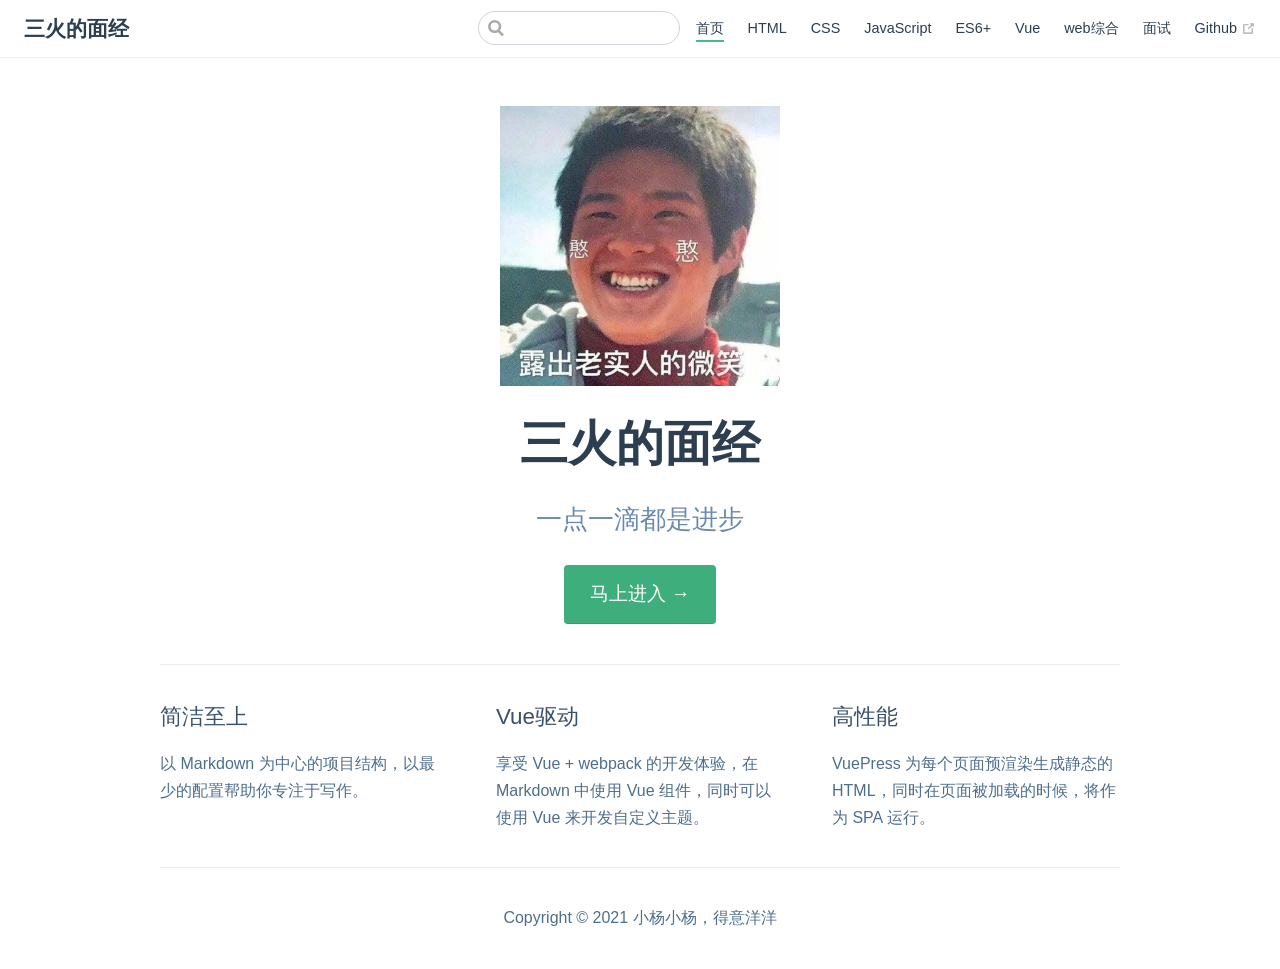
<file: index.html>
<!DOCTYPE html>
<html lang="en-US">
  <head>
    <meta charset="utf-8">
    <meta name="viewport" content="width=device-width,initial-scale=1">
    <title>三火的面经</title>
    <meta name="generator" content="VuePress 1.7.1">
    
    <meta name="description" content="面包总会有的">
    
    <link rel="preload" href="/assets/css/0.styles.d39761a8.css" as="style"><link rel="preload" href="/assets/js/app.5c8e3a4a.js" as="script"><link rel="preload" href="/assets/js/2.71e058df.js" as="script"><link rel="preload" href="/assets/js/7.b4e343ac.js" as="script"><link rel="prefetch" href="/assets/js/10.15e7d479.js"><link rel="prefetch" href="/assets/js/11.6be2600e.js"><link rel="prefetch" href="/assets/js/12.b61d0f02.js"><link rel="prefetch" href="/assets/js/13.c53aac3c.js"><link rel="prefetch" href="/assets/js/14.cc584974.js"><link rel="prefetch" href="/assets/js/15.d7a5589b.js"><link rel="prefetch" href="/assets/js/16.b0b13934.js"><link rel="prefetch" href="/assets/js/3.1490352f.js"><link rel="prefetch" href="/assets/js/4.d6949b90.js"><link rel="prefetch" href="/assets/js/5.973b2db8.js"><link rel="prefetch" href="/assets/js/6.ffe6f60a.js"><link rel="prefetch" href="/assets/js/8.21ff650c.js"><link rel="prefetch" href="/assets/js/9.88ee3ad8.js">
    <link rel="stylesheet" href="/assets/css/0.styles.d39761a8.css">
  </head>
  <body>
    <div id="app" data-server-rendered="true"><div class="theme-container no-sidebar"><header class="navbar"><div class="sidebar-button"><svg xmlns="http://www.w3.org/2000/svg" aria-hidden="true" role="img" viewBox="0 0 448 512" class="icon"><path fill="currentColor" d="M436 124H12c-6.627 0-12-5.373-12-12V80c0-6.627 5.373-12 12-12h424c6.627 0 12 5.373 12 12v32c0 6.627-5.373 12-12 12zm0 160H12c-6.627 0-12-5.373-12-12v-32c0-6.627 5.373-12 12-12h424c6.627 0 12 5.373 12 12v32c0 6.627-5.373 12-12 12zm0 160H12c-6.627 0-12-5.373-12-12v-32c0-6.627 5.373-12 12-12h424c6.627 0 12 5.373 12 12v32c0 6.627-5.373 12-12 12z"></path></svg></div> <a href="/" aria-current="page" class="home-link router-link-exact-active router-link-active"><!----> <span class="site-name">三火的面经</span></a> <div class="links"><div class="search-box"><input aria-label="Search" autocomplete="off" spellcheck="false" value=""> <!----></div> <nav class="nav-links can-hide"><div class="nav-item"><a href="/" aria-current="page" class="nav-link router-link-exact-active router-link-active">
  首页
</a></div><div class="nav-item"><a href="/base/html.html" class="nav-link">
  HTML
</a></div><div class="nav-item"><a href="/base/css.html" class="nav-link">
  CSS
</a></div><div class="nav-item"><a href="/base/es5.html" class="nav-link">
  JavaScript
</a></div><div class="nav-item"><a href="/base/es6.html" class="nav-link">
  ES6+
</a></div><div class="nav-item"><a href="/base/vue.html" class="nav-link">
  Vue
</a></div><div class="nav-item"><a href="/base/base.html" class="nav-link">
  web综合
</a></div><div class="nav-item"><a href="/test/test1.html" class="nav-link">
  面试
</a></div><div class="nav-item"><a href="https://github.com/yqwertb" target="_blank" rel="noopener noreferrer" class="nav-link external">
  Github
  <span><svg xmlns="http://www.w3.org/2000/svg" aria-hidden="true" focusable="false" x="0px" y="0px" viewBox="0 0 100 100" width="15" height="15" class="icon outbound"><path fill="currentColor" d="M18.8,85.1h56l0,0c2.2,0,4-1.8,4-4v-32h-8v28h-48v-48h28v-8h-32l0,0c-2.2,0-4,1.8-4,4v56C14.8,83.3,16.6,85.1,18.8,85.1z"></path> <polygon fill="currentColor" points="45.7,48.7 51.3,54.3 77.2,28.5 77.2,37.2 85.2,37.2 85.2,14.9 62.8,14.9 62.8,22.9 71.5,22.9"></polygon></svg> <span class="sr-only">(opens new window)</span></span></a></div> <!----></nav></div></header> <div class="sidebar-mask"></div> <aside class="sidebar"><nav class="nav-links"><div class="nav-item"><a href="/" aria-current="page" class="nav-link router-link-exact-active router-link-active">
  首页
</a></div><div class="nav-item"><a href="/base/html.html" class="nav-link">
  HTML
</a></div><div class="nav-item"><a href="/base/css.html" class="nav-link">
  CSS
</a></div><div class="nav-item"><a href="/base/es5.html" class="nav-link">
  JavaScript
</a></div><div class="nav-item"><a href="/base/es6.html" class="nav-link">
  ES6+
</a></div><div class="nav-item"><a href="/base/vue.html" class="nav-link">
  Vue
</a></div><div class="nav-item"><a href="/base/base.html" class="nav-link">
  web综合
</a></div><div class="nav-item"><a href="/test/test1.html" class="nav-link">
  面试
</a></div><div class="nav-item"><a href="https://github.com/yqwertb" target="_blank" rel="noopener noreferrer" class="nav-link external">
  Github
  <span><svg xmlns="http://www.w3.org/2000/svg" aria-hidden="true" focusable="false" x="0px" y="0px" viewBox="0 0 100 100" width="15" height="15" class="icon outbound"><path fill="currentColor" d="M18.8,85.1h56l0,0c2.2,0,4-1.8,4-4v-32h-8v28h-48v-48h28v-8h-32l0,0c-2.2,0-4,1.8-4,4v56C14.8,83.3,16.6,85.1,18.8,85.1z"></path> <polygon fill="currentColor" points="45.7,48.7 51.3,54.3 77.2,28.5 77.2,37.2 85.2,37.2 85.2,14.9 62.8,14.9 62.8,22.9 71.5,22.9"></polygon></svg> <span class="sr-only">(opens new window)</span></span></a></div> <!----></nav>  <!----> </aside> <main aria-labelledby="main-title" class="home"><header class="hero"><img src="./img/hero.jpg" alt="hero"> <h1 id="main-title">
      三火的面经
    </h1> <p class="description">
      一点一滴都是进步
    </p> <p class="action"><a href="/base/html.html" class="nav-link action-button">
  马上进入 →
</a></p></header> <div class="features"><div class="feature"><h2>简洁至上</h2> <p>以 Markdown 为中心的项目结构，以最少的配置帮助你专注于写作。</p></div><div class="feature"><h2>Vue驱动</h2> <p>享受 Vue + webpack 的开发体验，在 Markdown 中使用 Vue 组件，同时可以使用 Vue 来开发自定义主题。</p></div><div class="feature"><h2>高性能</h2> <p>VuePress 为每个页面预渲染生成静态的 HTML，同时在页面被加载的时候，将作为 SPA 运行。</p></div></div> <div class="theme-default-content custom content__default"></div> <div class="footer">
    Copyright © 2021 小杨小杨，得意洋洋
  </div></main></div><div class="global-ui"></div></div>
    <script src="/assets/js/app.5c8e3a4a.js" defer></script><script src="/assets/js/2.71e058df.js" defer></script><script src="/assets/js/7.b4e343ac.js" defer></script>
  </body>
</html>
</file>
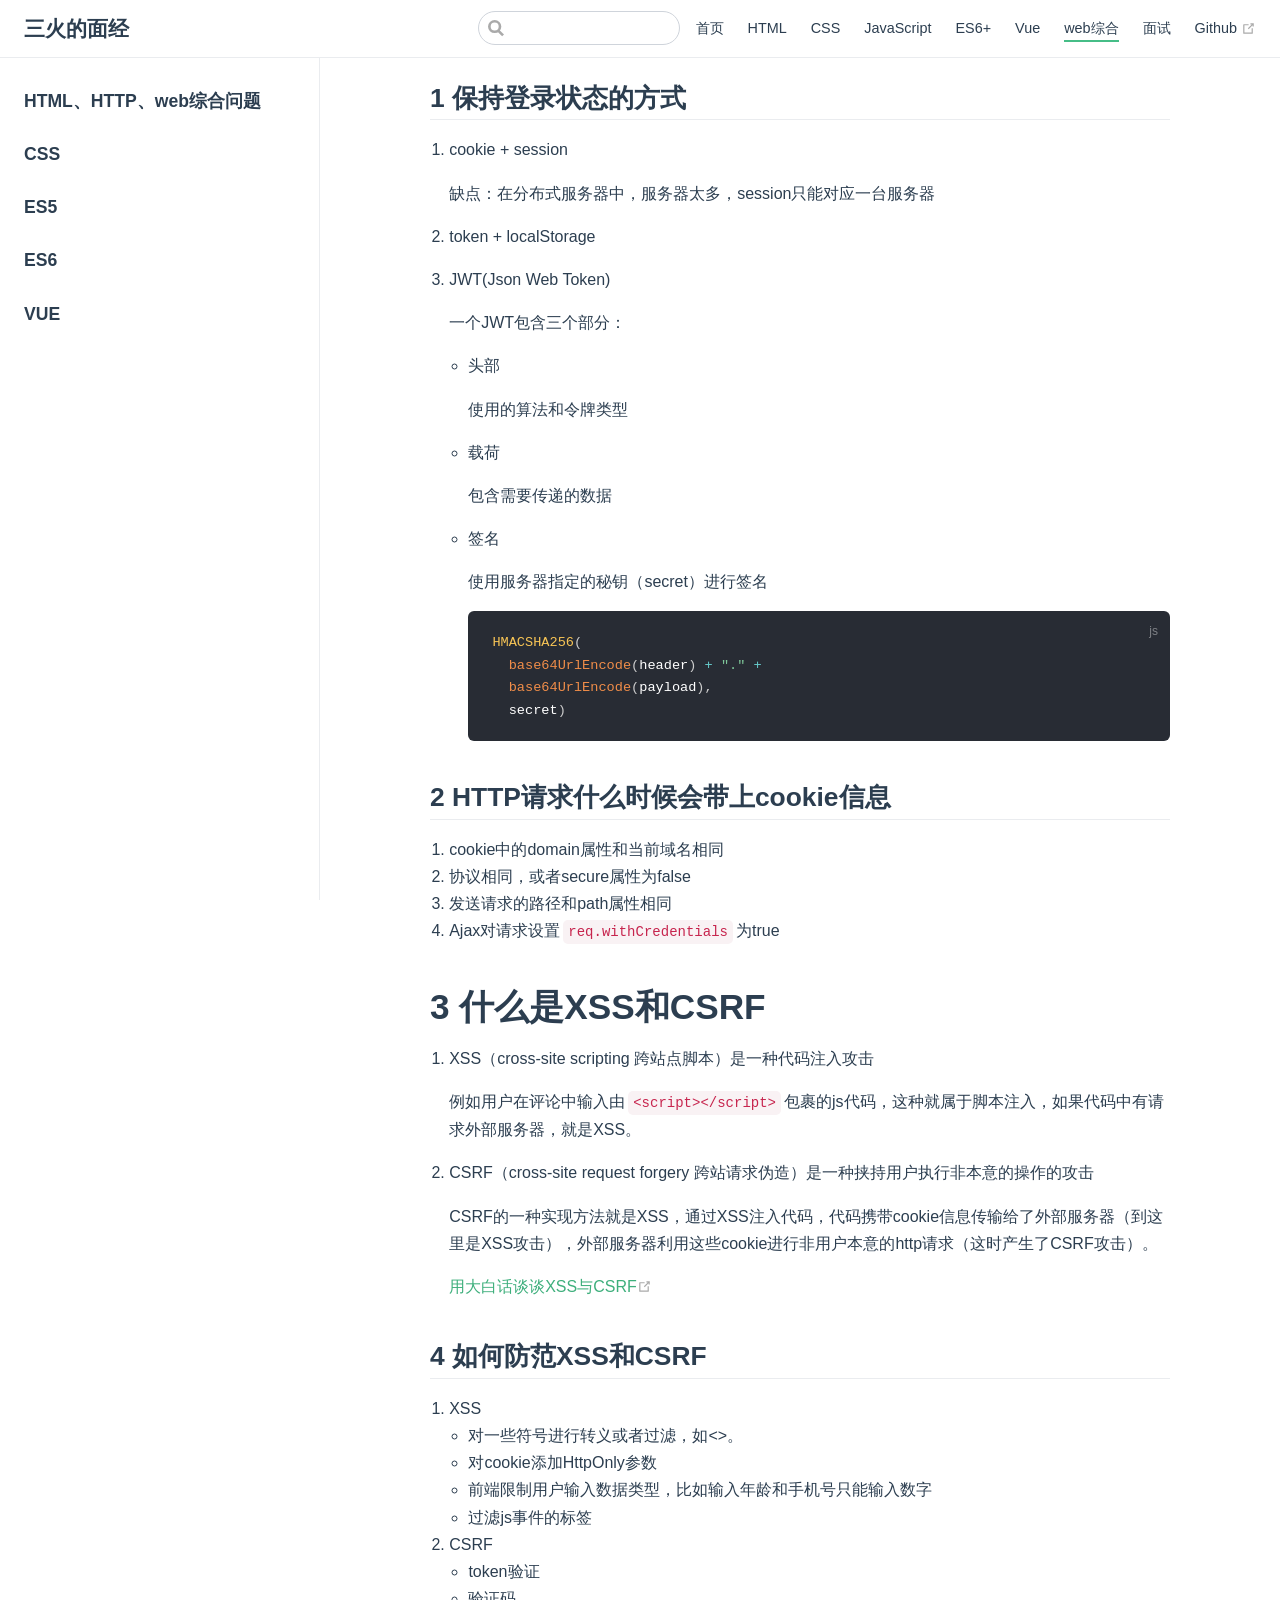
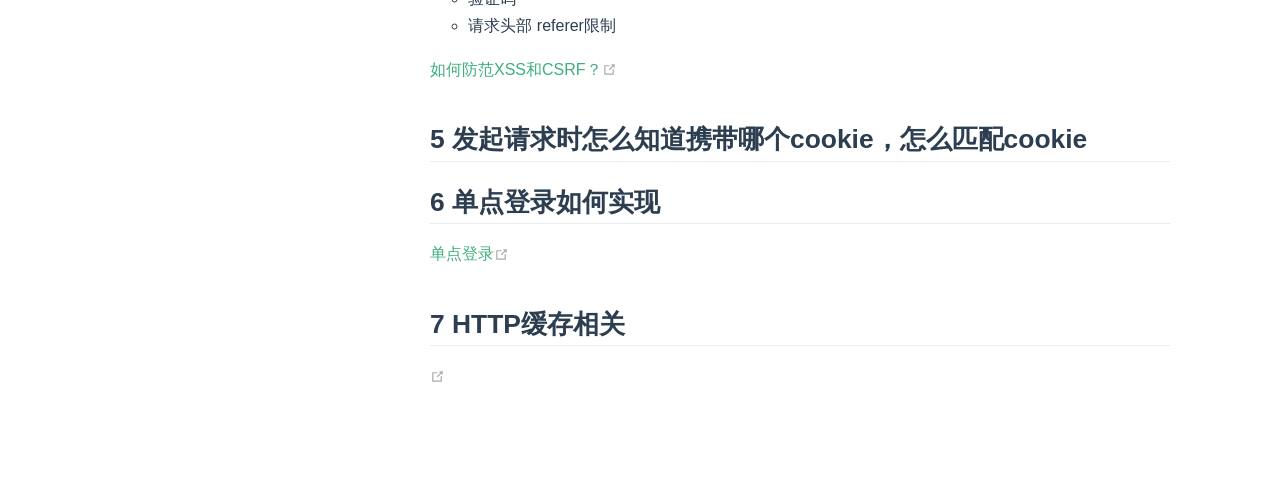
<file: base/base.html>
<!DOCTYPE html>
<html lang="en-US">
  <head>
    <meta charset="utf-8">
    <meta name="viewport" content="width=device-width,initial-scale=1">
    <title>1 保持登录状态的方式 | 三火的面经</title>
    <meta name="generator" content="VuePress 1.7.1">
    
    <meta name="description" content="面包总会有的">
    
    <link rel="preload" href="/assets/css/0.styles.d39761a8.css" as="style"><link rel="preload" href="/assets/js/app.5c8e3a4a.js" as="script"><link rel="preload" href="/assets/js/2.71e058df.js" as="script"><link rel="preload" href="/assets/js/8.21ff650c.js" as="script"><link rel="prefetch" href="/assets/js/10.15e7d479.js"><link rel="prefetch" href="/assets/js/11.6be2600e.js"><link rel="prefetch" href="/assets/js/12.b61d0f02.js"><link rel="prefetch" href="/assets/js/13.c53aac3c.js"><link rel="prefetch" href="/assets/js/14.cc584974.js"><link rel="prefetch" href="/assets/js/15.d7a5589b.js"><link rel="prefetch" href="/assets/js/16.b0b13934.js"><link rel="prefetch" href="/assets/js/3.1490352f.js"><link rel="prefetch" href="/assets/js/4.d6949b90.js"><link rel="prefetch" href="/assets/js/5.973b2db8.js"><link rel="prefetch" href="/assets/js/6.ffe6f60a.js"><link rel="prefetch" href="/assets/js/7.b4e343ac.js"><link rel="prefetch" href="/assets/js/9.88ee3ad8.js">
    <link rel="stylesheet" href="/assets/css/0.styles.d39761a8.css">
  </head>
  <body>
    <div id="app" data-server-rendered="true"><div class="theme-container"><header class="navbar"><div class="sidebar-button"><svg xmlns="http://www.w3.org/2000/svg" aria-hidden="true" role="img" viewBox="0 0 448 512" class="icon"><path fill="currentColor" d="M436 124H12c-6.627 0-12-5.373-12-12V80c0-6.627 5.373-12 12-12h424c6.627 0 12 5.373 12 12v32c0 6.627-5.373 12-12 12zm0 160H12c-6.627 0-12-5.373-12-12v-32c0-6.627 5.373-12 12-12h424c6.627 0 12 5.373 12 12v32c0 6.627-5.373 12-12 12zm0 160H12c-6.627 0-12-5.373-12-12v-32c0-6.627 5.373-12 12-12h424c6.627 0 12 5.373 12 12v32c0 6.627-5.373 12-12 12z"></path></svg></div> <a href="/" class="home-link router-link-active"><!----> <span class="site-name">三火的面经</span></a> <div class="links"><div class="search-box"><input aria-label="Search" autocomplete="off" spellcheck="false" value=""> <!----></div> <nav class="nav-links can-hide"><div class="nav-item"><a href="/" class="nav-link">
  首页
</a></div><div class="nav-item"><a href="/base/html.html" class="nav-link">
  HTML
</a></div><div class="nav-item"><a href="/base/css.html" class="nav-link">
  CSS
</a></div><div class="nav-item"><a href="/base/es5.html" class="nav-link">
  JavaScript
</a></div><div class="nav-item"><a href="/base/es6.html" class="nav-link">
  ES6+
</a></div><div class="nav-item"><a href="/base/vue.html" class="nav-link">
  Vue
</a></div><div class="nav-item"><a href="/base/base.html" aria-current="page" class="nav-link router-link-exact-active router-link-active">
  web综合
</a></div><div class="nav-item"><a href="/test/test1.html" class="nav-link">
  面试
</a></div><div class="nav-item"><a href="https://github.com/yqwertb" target="_blank" rel="noopener noreferrer" class="nav-link external">
  Github
  <span><svg xmlns="http://www.w3.org/2000/svg" aria-hidden="true" focusable="false" x="0px" y="0px" viewBox="0 0 100 100" width="15" height="15" class="icon outbound"><path fill="currentColor" d="M18.8,85.1h56l0,0c2.2,0,4-1.8,4-4v-32h-8v28h-48v-48h28v-8h-32l0,0c-2.2,0-4,1.8-4,4v56C14.8,83.3,16.6,85.1,18.8,85.1z"></path> <polygon fill="currentColor" points="45.7,48.7 51.3,54.3 77.2,28.5 77.2,37.2 85.2,37.2 85.2,14.9 62.8,14.9 62.8,22.9 71.5,22.9"></polygon></svg> <span class="sr-only">(opens new window)</span></span></a></div> <!----></nav></div></header> <div class="sidebar-mask"></div> <aside class="sidebar"><nav class="nav-links"><div class="nav-item"><a href="/" class="nav-link">
  首页
</a></div><div class="nav-item"><a href="/base/html.html" class="nav-link">
  HTML
</a></div><div class="nav-item"><a href="/base/css.html" class="nav-link">
  CSS
</a></div><div class="nav-item"><a href="/base/es5.html" class="nav-link">
  JavaScript
</a></div><div class="nav-item"><a href="/base/es6.html" class="nav-link">
  ES6+
</a></div><div class="nav-item"><a href="/base/vue.html" class="nav-link">
  Vue
</a></div><div class="nav-item"><a href="/base/base.html" aria-current="page" class="nav-link router-link-exact-active router-link-active">
  web综合
</a></div><div class="nav-item"><a href="/test/test1.html" class="nav-link">
  面试
</a></div><div class="nav-item"><a href="https://github.com/yqwertb" target="_blank" rel="noopener noreferrer" class="nav-link external">
  Github
  <span><svg xmlns="http://www.w3.org/2000/svg" aria-hidden="true" focusable="false" x="0px" y="0px" viewBox="0 0 100 100" width="15" height="15" class="icon outbound"><path fill="currentColor" d="M18.8,85.1h56l0,0c2.2,0,4-1.8,4-4v-32h-8v28h-48v-48h28v-8h-32l0,0c-2.2,0-4,1.8-4,4v56C14.8,83.3,16.6,85.1,18.8,85.1z"></path> <polygon fill="currentColor" points="45.7,48.7 51.3,54.3 77.2,28.5 77.2,37.2 85.2,37.2 85.2,14.9 62.8,14.9 62.8,22.9 71.5,22.9"></polygon></svg> <span class="sr-only">(opens new window)</span></span></a></div> <!----></nav>  <ul class="sidebar-links"><li><a href="/base/html.html" class="sidebar-link">HTML、HTTP、web综合问题</a></li><li><a href="/base/css.html" class="sidebar-link">CSS</a></li><li><a href="/base/es5.html" class="sidebar-link">ES5</a></li><li><a href="/base/es6.html" class="sidebar-link">ES6</a></li><li><a href="/base/vue.html" class="sidebar-link">VUE</a></li></ul> </aside> <main class="page"> <div class="theme-default-content content__default"><h2 id="_1-保持登录状态的方式"><a href="#_1-保持登录状态的方式" class="header-anchor">#</a> 1 保持登录状态的方式</h2> <ol><li><p>cookie + session</p> <p>缺点：在分布式服务器中，服务器太多，session只能对应一台服务器</p></li> <li><p>token + localStorage</p></li> <li><p>JWT(Json Web Token)</p> <p>一个JWT包含三个部分：</p> <ul><li><p>头部</p> <p>使用的算法和令牌类型</p></li> <li><p>载荷</p> <p>包含需要传递的数据</p></li> <li><p>签名</p> <p>使用服务器指定的秘钥（secret）进行签名</p> <div class="language-javascript extra-class"><pre class="language-javascript"><code><span class="token constant">HMACSHA256</span><span class="token punctuation">(</span>
  <span class="token function">base64UrlEncode</span><span class="token punctuation">(</span>header<span class="token punctuation">)</span> <span class="token operator">+</span> <span class="token string">&quot;.&quot;</span> <span class="token operator">+</span>
  <span class="token function">base64UrlEncode</span><span class="token punctuation">(</span>payload<span class="token punctuation">)</span><span class="token punctuation">,</span>
  secret<span class="token punctuation">)</span>
</code></pre></div></li></ul></li></ol> <h2 id="_2-http请求什么时候会带上cookie信息"><a href="#_2-http请求什么时候会带上cookie信息" class="header-anchor">#</a> 2 HTTP请求什么时候会带上cookie信息</h2> <ol><li>cookie中的domain属性和当前域名相同</li> <li>协议相同，或者secure属性为false</li> <li>发送请求的路径和path属性相同</li> <li>Ajax对请求设置<code>req.withCredentials</code>为true</li></ol> <h1 id="_3-什么是xss和csrf"><a href="#_3-什么是xss和csrf" class="header-anchor">#</a> 3 什么是XSS和CSRF</h1> <ol><li><p>XSS（cross-site scripting 跨站点脚本）是一种代码注入攻击</p> <p>例如用户在评论中输入由<code>&lt;script&gt;&lt;/script&gt;</code>包裹的js代码，这种就属于脚本注入，如果代码中有请求外部服务器，就是XSS。</p></li> <li><p>CSRF（cross-site request forgery 跨站请求伪造）是一种挟持用户执行非本意的操作的攻击</p> <p>CSRF的一种实现方法就是XSS，通过XSS注入代码，代码携带cookie信息传输给了外部服务器（到这里是XSS攻击），外部服务器利用这些cookie进行非用户本意的http请求（这时产生了CSRF攻击）。</p> <p><a href="https://segmentfault.com/a/1190000007059639" target="_blank" rel="noopener noreferrer">用大白话谈谈XSS与CSRF<span><svg xmlns="http://www.w3.org/2000/svg" aria-hidden="true" focusable="false" x="0px" y="0px" viewBox="0 0 100 100" width="15" height="15" class="icon outbound"><path fill="currentColor" d="M18.8,85.1h56l0,0c2.2,0,4-1.8,4-4v-32h-8v28h-48v-48h28v-8h-32l0,0c-2.2,0-4,1.8-4,4v56C14.8,83.3,16.6,85.1,18.8,85.1z"></path> <polygon fill="currentColor" points="45.7,48.7 51.3,54.3 77.2,28.5 77.2,37.2 85.2,37.2 85.2,14.9 62.8,14.9 62.8,22.9 71.5,22.9"></polygon></svg> <span class="sr-only">(opens new window)</span></span></a></p></li></ol> <h2 id="_4-如何防范xss和csrf"><a href="#_4-如何防范xss和csrf" class="header-anchor">#</a> 4 如何防范XSS和CSRF</h2> <ol><li>XSS
<ul><li>对一些符号进行转义或者过滤，如&lt;&gt;。</li> <li>对cookie添加HttpOnly参数</li> <li>前端限制用户输入数据类型，比如输入年龄和手机号只能输入数字</li> <li>过滤js事件的标签</li></ul></li> <li>CSRF
<ul><li>token验证</li> <li>验证码</li> <li>请求头部 referer限制</li></ul></li></ol> <p><a href="https://segmentfault.com/a/1190000007766732" target="_blank" rel="noopener noreferrer">如何防范XSS和CSRF？<span><svg xmlns="http://www.w3.org/2000/svg" aria-hidden="true" focusable="false" x="0px" y="0px" viewBox="0 0 100 100" width="15" height="15" class="icon outbound"><path fill="currentColor" d="M18.8,85.1h56l0,0c2.2,0,4-1.8,4-4v-32h-8v28h-48v-48h28v-8h-32l0,0c-2.2,0-4,1.8-4,4v56C14.8,83.3,16.6,85.1,18.8,85.1z"></path> <polygon fill="currentColor" points="45.7,48.7 51.3,54.3 77.2,28.5 77.2,37.2 85.2,37.2 85.2,14.9 62.8,14.9 62.8,22.9 71.5,22.9"></polygon></svg> <span class="sr-only">(opens new window)</span></span></a></p> <h2 id="_5-发起请求时怎么知道携带哪个cookie-怎么匹配cookie"><a href="#_5-发起请求时怎么知道携带哪个cookie-怎么匹配cookie" class="header-anchor">#</a> 5 发起请求时怎么知道携带哪个cookie，怎么匹配cookie</h2> <h2 id="_6-单点登录如何实现"><a href="#_6-单点登录如何实现" class="header-anchor">#</a> 6 单点登录如何实现</h2> <p><a href="https://www.cnblogs.com/ywlaker/p/6113927.html" target="_blank" rel="noopener noreferrer">单点登录<span><svg xmlns="http://www.w3.org/2000/svg" aria-hidden="true" focusable="false" x="0px" y="0px" viewBox="0 0 100 100" width="15" height="15" class="icon outbound"><path fill="currentColor" d="M18.8,85.1h56l0,0c2.2,0,4-1.8,4-4v-32h-8v28h-48v-48h28v-8h-32l0,0c-2.2,0-4,1.8-4,4v56C14.8,83.3,16.6,85.1,18.8,85.1z"></path> <polygon fill="currentColor" points="45.7,48.7 51.3,54.3 77.2,28.5 77.2,37.2 85.2,37.2 85.2,14.9 62.8,14.9 62.8,22.9 71.5,22.9"></polygon></svg> <span class="sr-only">(opens new window)</span></span></a></p> <h2 id="_7-http缓存相关"><a href="#_7-http缓存相关" class="header-anchor">#</a> 7 HTTP缓存相关</h2> <p><a href="https://segmentfault.com/u/gzchen" target="_blank" rel="noopener noreferrer"><span><svg xmlns="http://www.w3.org/2000/svg" aria-hidden="true" focusable="false" x="0px" y="0px" viewBox="0 0 100 100" width="15" height="15" class="icon outbound"><path fill="currentColor" d="M18.8,85.1h56l0,0c2.2,0,4-1.8,4-4v-32h-8v28h-48v-48h28v-8h-32l0,0c-2.2,0-4,1.8-4,4v56C14.8,83.3,16.6,85.1,18.8,85.1z"></path> <polygon fill="currentColor" points="45.7,48.7 51.3,54.3 77.2,28.5 77.2,37.2 85.2,37.2 85.2,14.9 62.8,14.9 62.8,22.9 71.5,22.9"></polygon></svg> <span class="sr-only">(opens new window)</span></span></a></p></div> <footer class="page-edit"><!----> <!----></footer> <!----> </main></div><div class="global-ui"></div></div>
    <script src="/assets/js/app.5c8e3a4a.js" defer></script><script src="/assets/js/2.71e058df.js" defer></script><script src="/assets/js/8.21ff650c.js" defer></script>
  </body>
</html>
</file>
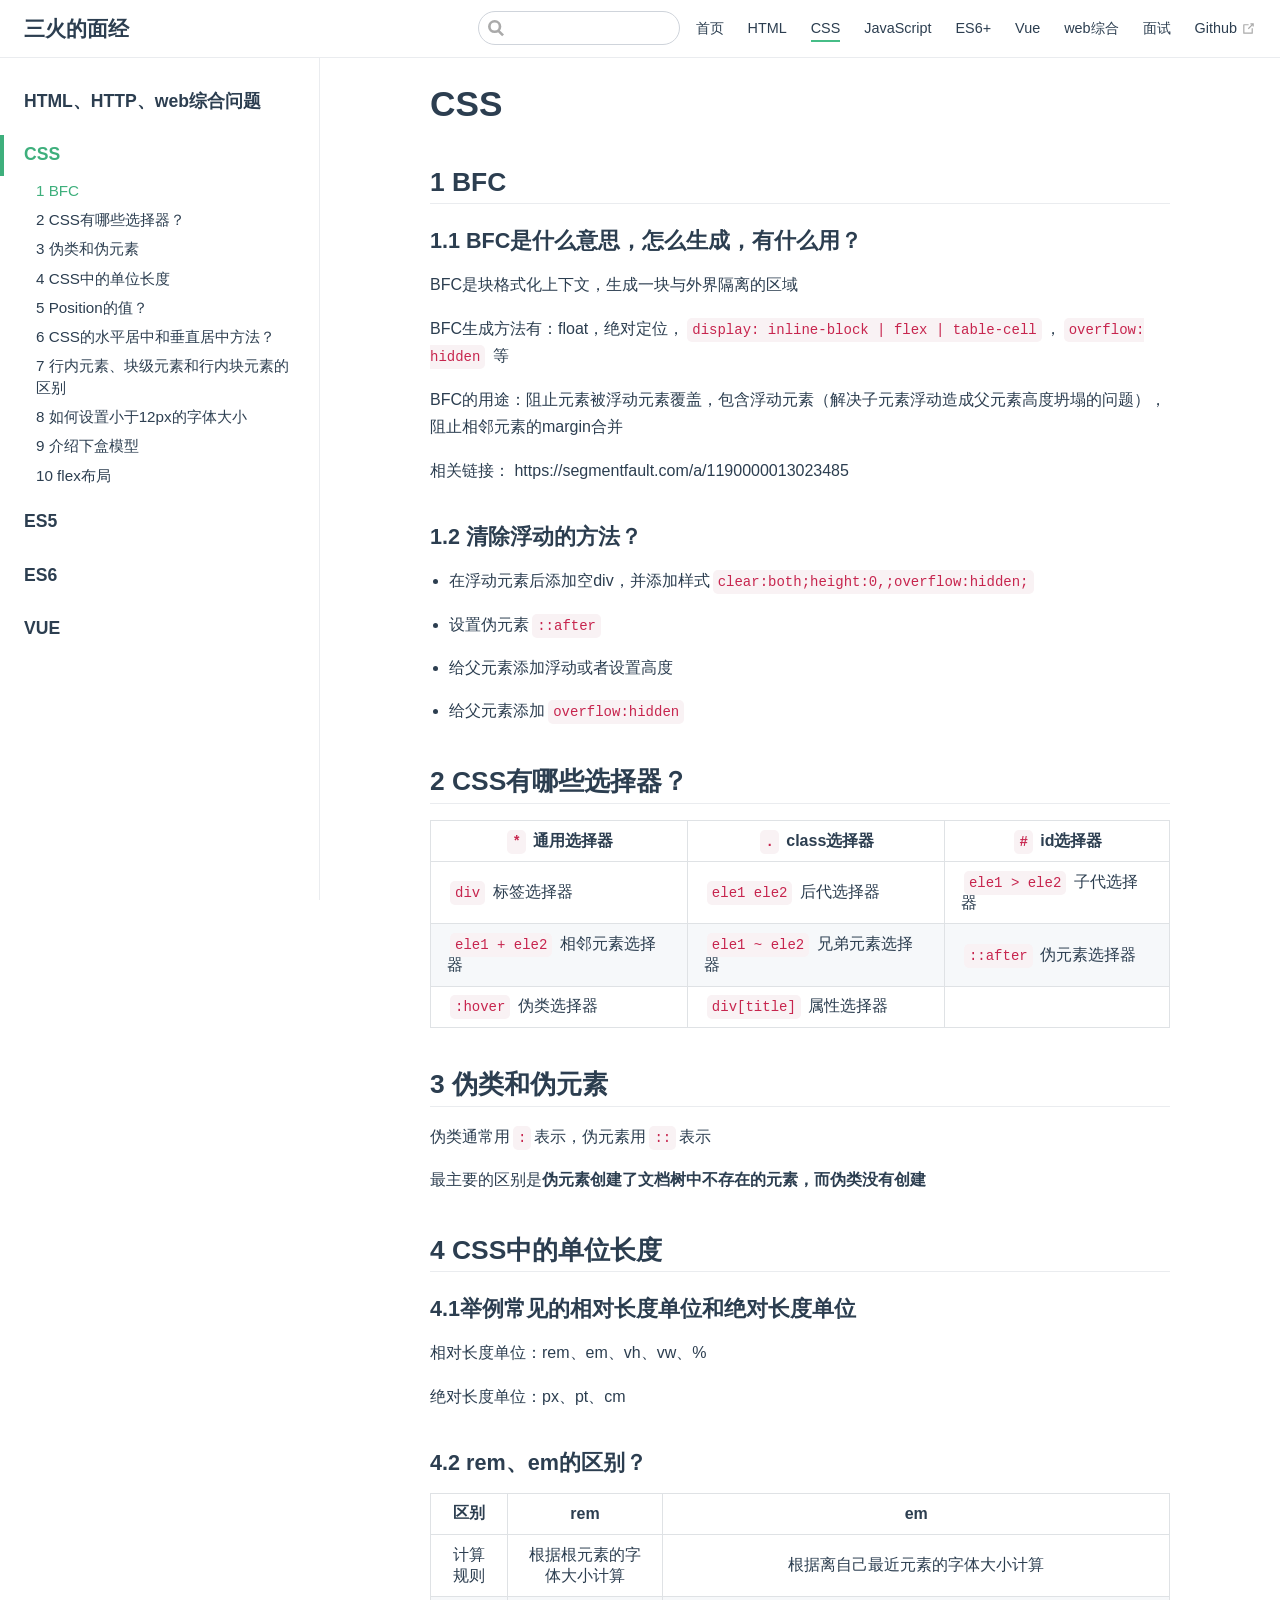
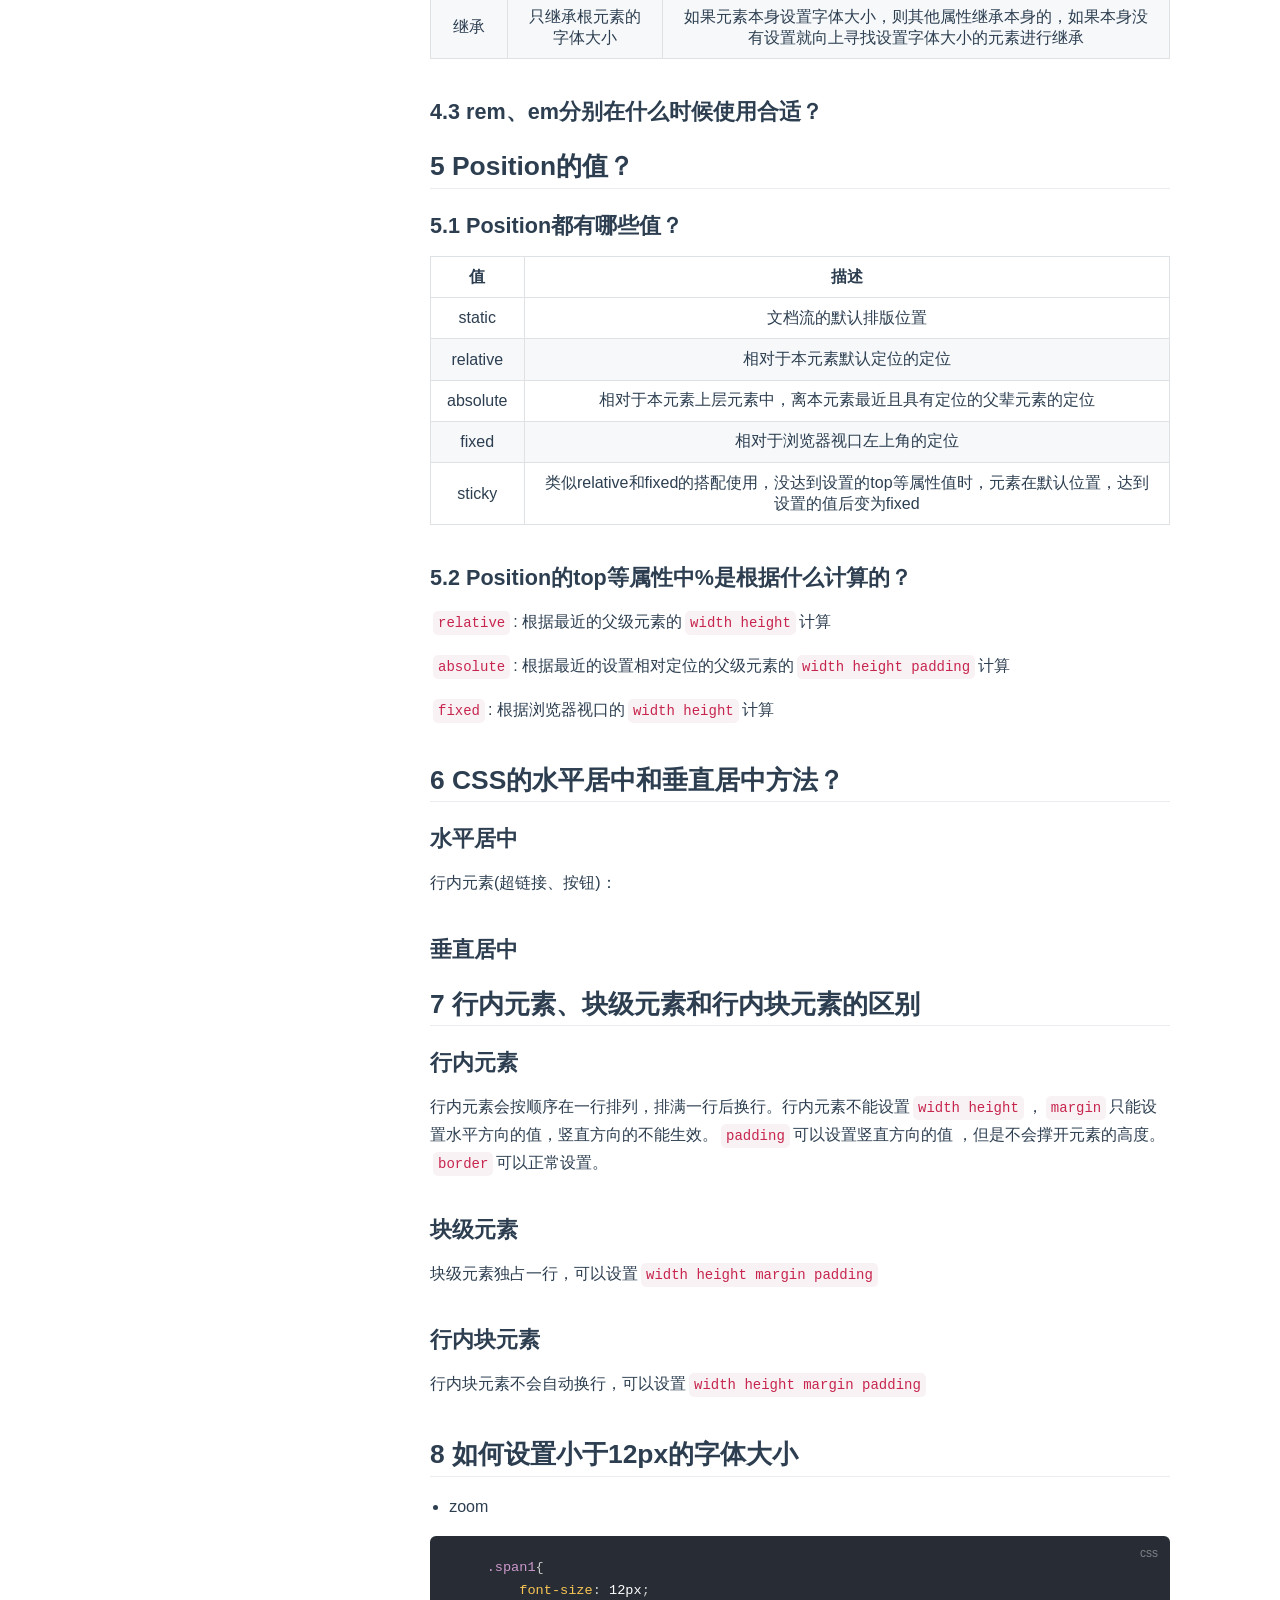
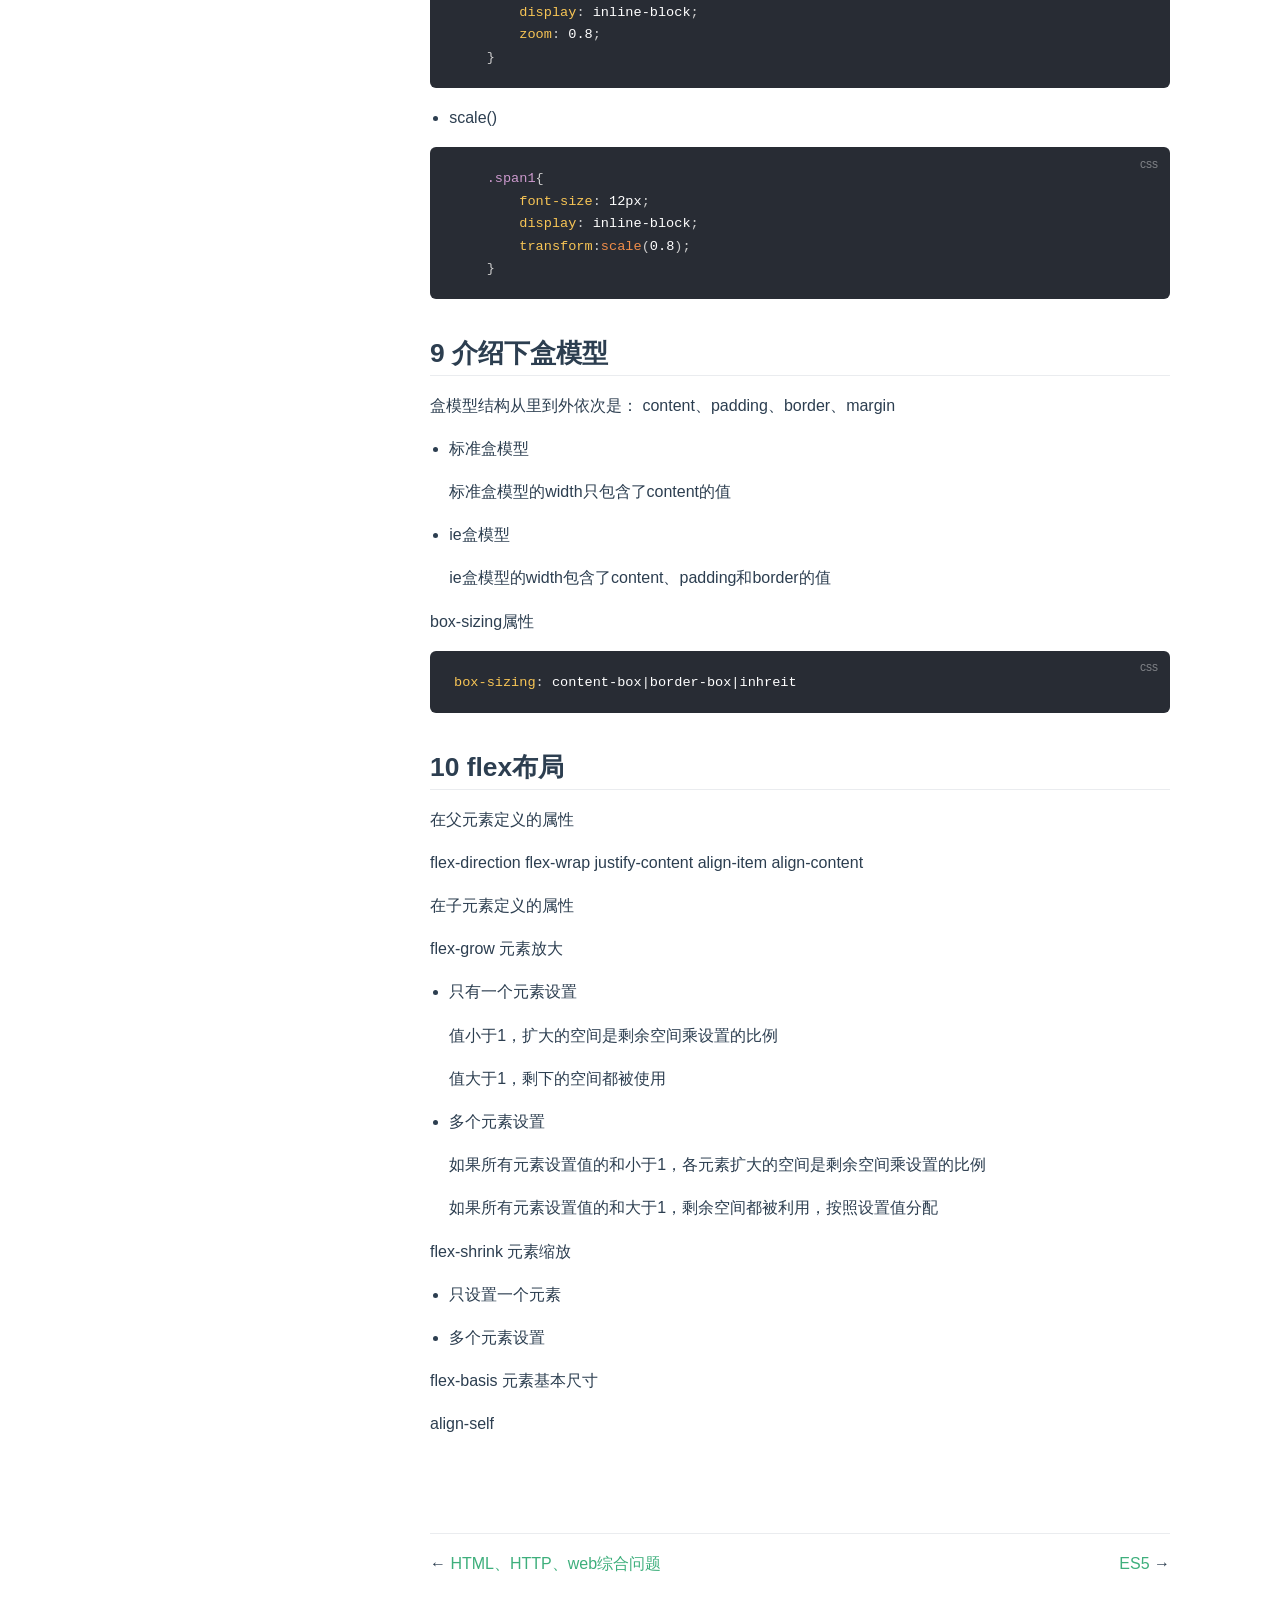
<file: base/css.html>
<!DOCTYPE html>
<html lang="en-US">
  <head>
    <meta charset="utf-8">
    <meta name="viewport" content="width=device-width,initial-scale=1">
    <title>CSS | 三火的面经</title>
    <meta name="generator" content="VuePress 1.7.1">
    
    <meta name="description" content="面包总会有的">
    
    <link rel="preload" href="/assets/css/0.styles.d39761a8.css" as="style"><link rel="preload" href="/assets/js/app.5c8e3a4a.js" as="script"><link rel="preload" href="/assets/js/2.71e058df.js" as="script"><link rel="preload" href="/assets/js/9.88ee3ad8.js" as="script"><link rel="prefetch" href="/assets/js/10.15e7d479.js"><link rel="prefetch" href="/assets/js/11.6be2600e.js"><link rel="prefetch" href="/assets/js/12.b61d0f02.js"><link rel="prefetch" href="/assets/js/13.c53aac3c.js"><link rel="prefetch" href="/assets/js/14.cc584974.js"><link rel="prefetch" href="/assets/js/15.d7a5589b.js"><link rel="prefetch" href="/assets/js/16.b0b13934.js"><link rel="prefetch" href="/assets/js/3.1490352f.js"><link rel="prefetch" href="/assets/js/4.d6949b90.js"><link rel="prefetch" href="/assets/js/5.973b2db8.js"><link rel="prefetch" href="/assets/js/6.ffe6f60a.js"><link rel="prefetch" href="/assets/js/7.b4e343ac.js"><link rel="prefetch" href="/assets/js/8.21ff650c.js">
    <link rel="stylesheet" href="/assets/css/0.styles.d39761a8.css">
  </head>
  <body>
    <div id="app" data-server-rendered="true"><div class="theme-container"><header class="navbar"><div class="sidebar-button"><svg xmlns="http://www.w3.org/2000/svg" aria-hidden="true" role="img" viewBox="0 0 448 512" class="icon"><path fill="currentColor" d="M436 124H12c-6.627 0-12-5.373-12-12V80c0-6.627 5.373-12 12-12h424c6.627 0 12 5.373 12 12v32c0 6.627-5.373 12-12 12zm0 160H12c-6.627 0-12-5.373-12-12v-32c0-6.627 5.373-12 12-12h424c6.627 0 12 5.373 12 12v32c0 6.627-5.373 12-12 12zm0 160H12c-6.627 0-12-5.373-12-12v-32c0-6.627 5.373-12 12-12h424c6.627 0 12 5.373 12 12v32c0 6.627-5.373 12-12 12z"></path></svg></div> <a href="/" class="home-link router-link-active"><!----> <span class="site-name">三火的面经</span></a> <div class="links"><div class="search-box"><input aria-label="Search" autocomplete="off" spellcheck="false" value=""> <!----></div> <nav class="nav-links can-hide"><div class="nav-item"><a href="/" class="nav-link">
  首页
</a></div><div class="nav-item"><a href="/base/html.html" class="nav-link">
  HTML
</a></div><div class="nav-item"><a href="/base/css.html" aria-current="page" class="nav-link router-link-exact-active router-link-active">
  CSS
</a></div><div class="nav-item"><a href="/base/es5.html" class="nav-link">
  JavaScript
</a></div><div class="nav-item"><a href="/base/es6.html" class="nav-link">
  ES6+
</a></div><div class="nav-item"><a href="/base/vue.html" class="nav-link">
  Vue
</a></div><div class="nav-item"><a href="/base/base.html" class="nav-link">
  web综合
</a></div><div class="nav-item"><a href="/test/test1.html" class="nav-link">
  面试
</a></div><div class="nav-item"><a href="https://github.com/yqwertb" target="_blank" rel="noopener noreferrer" class="nav-link external">
  Github
  <span><svg xmlns="http://www.w3.org/2000/svg" aria-hidden="true" focusable="false" x="0px" y="0px" viewBox="0 0 100 100" width="15" height="15" class="icon outbound"><path fill="currentColor" d="M18.8,85.1h56l0,0c2.2,0,4-1.8,4-4v-32h-8v28h-48v-48h28v-8h-32l0,0c-2.2,0-4,1.8-4,4v56C14.8,83.3,16.6,85.1,18.8,85.1z"></path> <polygon fill="currentColor" points="45.7,48.7 51.3,54.3 77.2,28.5 77.2,37.2 85.2,37.2 85.2,14.9 62.8,14.9 62.8,22.9 71.5,22.9"></polygon></svg> <span class="sr-only">(opens new window)</span></span></a></div> <!----></nav></div></header> <div class="sidebar-mask"></div> <aside class="sidebar"><nav class="nav-links"><div class="nav-item"><a href="/" class="nav-link">
  首页
</a></div><div class="nav-item"><a href="/base/html.html" class="nav-link">
  HTML
</a></div><div class="nav-item"><a href="/base/css.html" aria-current="page" class="nav-link router-link-exact-active router-link-active">
  CSS
</a></div><div class="nav-item"><a href="/base/es5.html" class="nav-link">
  JavaScript
</a></div><div class="nav-item"><a href="/base/es6.html" class="nav-link">
  ES6+
</a></div><div class="nav-item"><a href="/base/vue.html" class="nav-link">
  Vue
</a></div><div class="nav-item"><a href="/base/base.html" class="nav-link">
  web综合
</a></div><div class="nav-item"><a href="/test/test1.html" class="nav-link">
  面试
</a></div><div class="nav-item"><a href="https://github.com/yqwertb" target="_blank" rel="noopener noreferrer" class="nav-link external">
  Github
  <span><svg xmlns="http://www.w3.org/2000/svg" aria-hidden="true" focusable="false" x="0px" y="0px" viewBox="0 0 100 100" width="15" height="15" class="icon outbound"><path fill="currentColor" d="M18.8,85.1h56l0,0c2.2,0,4-1.8,4-4v-32h-8v28h-48v-48h28v-8h-32l0,0c-2.2,0-4,1.8-4,4v56C14.8,83.3,16.6,85.1,18.8,85.1z"></path> <polygon fill="currentColor" points="45.7,48.7 51.3,54.3 77.2,28.5 77.2,37.2 85.2,37.2 85.2,14.9 62.8,14.9 62.8,22.9 71.5,22.9"></polygon></svg> <span class="sr-only">(opens new window)</span></span></a></div> <!----></nav>  <ul class="sidebar-links"><li><a href="/base/html.html" class="sidebar-link">HTML、HTTP、web综合问题</a></li><li><a href="/base/css.html" aria-current="page" class="active sidebar-link">CSS</a><ul class="sidebar-sub-headers"><li class="sidebar-sub-header"><a href="/base/css.html#_1-bfc" class="sidebar-link">1 BFC</a></li><li class="sidebar-sub-header"><a href="/base/css.html#_2-css有哪些选择器" class="sidebar-link">2 CSS有哪些选择器？</a></li><li class="sidebar-sub-header"><a href="/base/css.html#_3-伪类和伪元素" class="sidebar-link">3 伪类和伪元素</a></li><li class="sidebar-sub-header"><a href="/base/css.html#_4-css中的单位长度" class="sidebar-link">4 CSS中的单位长度</a></li><li class="sidebar-sub-header"><a href="/base/css.html#_5-position的值" class="sidebar-link">5 Position的值？</a></li><li class="sidebar-sub-header"><a href="/base/css.html#_6-css的水平居中和垂直居中方法" class="sidebar-link">6 CSS的水平居中和垂直居中方法？</a></li><li class="sidebar-sub-header"><a href="/base/css.html#_7-行内元素、块级元素和行内块元素的区别" class="sidebar-link">7 行内元素、块级元素和行内块元素的区别</a></li><li class="sidebar-sub-header"><a href="/base/css.html#_8-如何设置小于12px的字体大小" class="sidebar-link">8 如何设置小于12px的字体大小</a></li><li class="sidebar-sub-header"><a href="/base/css.html#_9-介绍下盒模型" class="sidebar-link">9 介绍下盒模型</a></li><li class="sidebar-sub-header"><a href="/base/css.html#_10-flex布局" class="sidebar-link">10 flex布局</a></li></ul></li><li><a href="/base/es5.html" class="sidebar-link">ES5</a></li><li><a href="/base/es6.html" class="sidebar-link">ES6</a></li><li><a href="/base/vue.html" class="sidebar-link">VUE</a></li></ul> </aside> <main class="page"> <div class="theme-default-content content__default"><h1 id="css"><a href="#css" class="header-anchor">#</a> CSS</h1> <h2 id="_1-bfc"><a href="#_1-bfc" class="header-anchor">#</a> 1 BFC</h2> <h3 id="_1-1-bfc是什么意思-怎么生成-有什么用"><a href="#_1-1-bfc是什么意思-怎么生成-有什么用" class="header-anchor">#</a> 1.1 BFC是什么意思，怎么生成，有什么用？</h3> <p>BFC是块格式化上下文，生成一块与外界隔离的区域</p> <p>BFC生成方法有：float，绝对定位，<code>display: inline-block | flex | table-cell</code>，<code>overflow: hidden</code> 等</p> <p>BFC的用途：阻止元素被浮动元素覆盖，包含浮动元素（解决子元素浮动造成父元素高度坍塌的问题），阻止相邻元素的margin合并</p> <p>相关链接： https://segmentfault.com/a/1190000013023485</p> <h3 id="_1-2-清除浮动的方法"><a href="#_1-2-清除浮动的方法" class="header-anchor">#</a> 1.2 清除浮动的方法？</h3> <ul><li><p>在浮动元素后添加空div，并添加样式<code>clear:both;height:0,;overflow:hidden;</code></p></li> <li><p>设置伪元素<code>::after</code></p></li> <li><p>给父元素添加浮动或者设置高度</p></li> <li><p>给父元素添加<code>overflow:hidden</code></p></li></ul> <h2 id="_2-css有哪些选择器"><a href="#_2-css有哪些选择器" class="header-anchor">#</a> 2 CSS有哪些选择器？</h2> <table><thead><tr><th><code>*</code> 通用选择器</th> <th><code>.</code> class选择器</th> <th><code>#</code> id选择器</th></tr></thead> <tbody><tr><td><code>div</code> 标签选择器</td> <td><code>ele1 ele2</code> 后代选择器</td> <td><code>ele1 &gt; ele2</code> 子代选择器</td></tr> <tr><td><code>ele1 + ele2</code> 相邻元素选择器</td> <td><code>ele1 ~ ele2</code> 兄弟元素选择器</td> <td><code>::after</code> 伪元素选择器</td></tr> <tr><td><code>:hover</code> 伪类选择器</td> <td><code>div[title]</code> 属性选择器</td> <td></td></tr></tbody></table> <h2 id="_3-伪类和伪元素"><a href="#_3-伪类和伪元素" class="header-anchor">#</a> 3 伪类和伪元素</h2> <p>伪类通常用<code>:</code>表示，伪元素用<code>::</code>表示</p> <p>最主要的区别是<strong>伪元素创建了文档树中不存在的元素，而伪类没有创建</strong></p> <h2 id="_4-css中的单位长度"><a href="#_4-css中的单位长度" class="header-anchor">#</a> 4 CSS中的单位长度</h2> <h3 id="_4-1举例常见的相对长度单位和绝对长度单位"><a href="#_4-1举例常见的相对长度单位和绝对长度单位" class="header-anchor">#</a> 4.1举例常见的相对长度单位和绝对长度单位</h3> <p>相对长度单位：rem、em、vh、vw、%</p> <p>绝对长度单位：px、pt、cm</p> <h3 id="_4-2-rem、em的区别"><a href="#_4-2-rem、em的区别" class="header-anchor">#</a> 4.2 rem、em的区别？</h3> <table><thead><tr><th style="text-align:center;">区别</th> <th style="text-align:center;">rem</th> <th style="text-align:center;">em</th></tr></thead> <tbody><tr><td style="text-align:center;">计算规则</td> <td style="text-align:center;">根据根元素的字体大小计算</td> <td style="text-align:center;">根据离自己最近元素的字体大小计算</td></tr> <tr><td style="text-align:center;">继承</td> <td style="text-align:center;">只继承根元素的字体大小</td> <td style="text-align:center;">如果元素本身设置字体大小，则其他属性继承本身的，如果本身没有设置就向上寻找设置字体大小的元素进行继承</td></tr></tbody></table> <h3 id="_4-3-rem、em分别在什么时候使用合适"><a href="#_4-3-rem、em分别在什么时候使用合适" class="header-anchor">#</a> 4.3 rem、em分别在什么时候使用合适？</h3> <h2 id="_5-position的值"><a href="#_5-position的值" class="header-anchor">#</a> 5 Position的值？</h2> <h3 id="_5-1-position都有哪些值"><a href="#_5-1-position都有哪些值" class="header-anchor">#</a> 5.1 Position都有哪些值？</h3> <table><thead><tr><th style="text-align:center;">值</th> <th style="text-align:center;">描述</th></tr></thead> <tbody><tr><td style="text-align:center;">static</td> <td style="text-align:center;">文档流的默认排版位置</td></tr> <tr><td style="text-align:center;">relative</td> <td style="text-align:center;">相对于本元素默认定位的定位</td></tr> <tr><td style="text-align:center;">absolute</td> <td style="text-align:center;">相对于本元素上层元素中，离本元素最近且具有定位的父辈元素的定位</td></tr> <tr><td style="text-align:center;">fixed</td> <td style="text-align:center;">相对于浏览器视口左上角的定位</td></tr> <tr><td style="text-align:center;">sticky</td> <td style="text-align:center;">类似relative和fixed的搭配使用，没达到设置的top等属性值时，元素在默认位置，达到设置的值后变为fixed</td></tr></tbody></table> <h3 id="_5-2-position的top等属性中-是根据什么计算的"><a href="#_5-2-position的top等属性中-是根据什么计算的" class="header-anchor">#</a> 5.2 Position的top等属性中%是根据什么计算的？</h3> <p><code>relative</code>:  根据最近的父级元素的<code>width height</code>计算</p> <p><code>absolute</code>: 根据最近的设置相对定位的父级元素的<code>width height padding</code>计算</p> <p><code>fixed</code>: 根据浏览器视口的<code>width height</code>计算</p> <h2 id="_6-css的水平居中和垂直居中方法"><a href="#_6-css的水平居中和垂直居中方法" class="header-anchor">#</a> 6 CSS的水平居中和垂直居中方法？</h2> <h3 id="水平居中"><a href="#水平居中" class="header-anchor">#</a> 水平居中</h3> <p>行内元素(超链接、按钮)：</p> <h3 id="垂直居中"><a href="#垂直居中" class="header-anchor">#</a> 垂直居中</h3> <h2 id="_7-行内元素、块级元素和行内块元素的区别"><a href="#_7-行内元素、块级元素和行内块元素的区别" class="header-anchor">#</a> 7 行内元素、块级元素和行内块元素的区别</h2> <h3 id="行内元素"><a href="#行内元素" class="header-anchor">#</a> 行内元素</h3> <p>行内元素会按顺序在一行排列，排满一行后换行。行内元素不能设置<code>width height</code>，<code>margin</code>只能设置水平方向的值，竖直方向的不能生效。<code>padding</code>可以设置竖直方向的值 ，但是不会撑开元素的高度。 <code>border</code>可以正常设置。</p> <h3 id="块级元素"><a href="#块级元素" class="header-anchor">#</a> 块级元素</h3> <p>块级元素独占一行，可以设置<code>width height margin padding</code></p> <h3 id="行内块元素"><a href="#行内块元素" class="header-anchor">#</a> 行内块元素</h3> <p>行内块元素不会自动换行，可以设置<code>width height margin padding</code></p> <h2 id="_8-如何设置小于12px的字体大小"><a href="#_8-如何设置小于12px的字体大小" class="header-anchor">#</a> 8 如何设置小于12px的字体大小</h2> <ul><li>zoom</li></ul> <div class="language-css extra-class"><pre class="language-css"><code>    <span class="token selector">.span1</span><span class="token punctuation">{</span>
        <span class="token property">font-size</span><span class="token punctuation">:</span> 12px<span class="token punctuation">;</span>
        <span class="token property">display</span><span class="token punctuation">:</span> inline-block<span class="token punctuation">;</span>
        <span class="token property">zoom</span><span class="token punctuation">:</span> 0.8<span class="token punctuation">;</span>
    <span class="token punctuation">}</span>
</code></pre></div><ul><li>scale()</li></ul> <div class="language-css extra-class"><pre class="language-css"><code>    <span class="token selector">.span1</span><span class="token punctuation">{</span>
        <span class="token property">font-size</span><span class="token punctuation">:</span> 12px<span class="token punctuation">;</span>
        <span class="token property">display</span><span class="token punctuation">:</span> inline-block<span class="token punctuation">;</span>
        <span class="token property">transform</span><span class="token punctuation">:</span><span class="token function">scale</span><span class="token punctuation">(</span>0.8<span class="token punctuation">)</span><span class="token punctuation">;</span>
    <span class="token punctuation">}</span>
</code></pre></div><h2 id="_9-介绍下盒模型"><a href="#_9-介绍下盒模型" class="header-anchor">#</a> 9 介绍下盒模型</h2> <p>盒模型结构从里到外依次是： content、padding、border、margin</p> <ul><li><p>标准盒模型</p> <p>标准盒模型的width只包含了content的值</p></li> <li><p>ie盒模型</p> <p>ie盒模型的width包含了content、padding和border的值</p></li></ul> <p>box-sizing属性</p> <div class="language-css extra-class"><pre class="language-css"><code><span class="token property">box-sizing</span><span class="token punctuation">:</span> content-box|border-box|inhreit
</code></pre></div><h2 id="_10-flex布局"><a href="#_10-flex布局" class="header-anchor">#</a> 10 flex布局</h2> <p>在父元素定义的属性</p> <p>flex-direction flex-wrap justify-content align-item align-content</p> <p>在子元素定义的属性</p> <p>flex-grow 元素放大</p> <ul><li><p>只有一个元素设置</p> <p>值小于1，扩大的空间是剩余空间乘设置的比例</p> <p>值大于1，剩下的空间都被使用</p></li> <li><p>多个元素设置</p> <p>如果所有元素设置值的和小于1，各元素扩大的空间是剩余空间乘设置的比例</p> <p>如果所有元素设置值的和大于1，剩余空间都被利用，按照设置值分配</p></li></ul> <p>flex-shrink 元素缩放</p> <ul><li><p>只设置一个元素</p></li> <li><p>多个元素设置</p></li></ul> <p>flex-basis 元素基本尺寸</p> <p>align-self</p></div> <footer class="page-edit"><!----> <!----></footer> <div class="page-nav"><p class="inner"><span class="prev">
      ←
      <a href="/base/html.html" class="prev">
        HTML、HTTP、web综合问题
      </a></span> <span class="next"><a href="/base/es5.html">
        ES5
      </a>
      →
    </span></p></div> </main></div><div class="global-ui"></div></div>
    <script src="/assets/js/app.5c8e3a4a.js" defer></script><script src="/assets/js/2.71e058df.js" defer></script><script src="/assets/js/9.88ee3ad8.js" defer></script>
  </body>
</html>
</file>
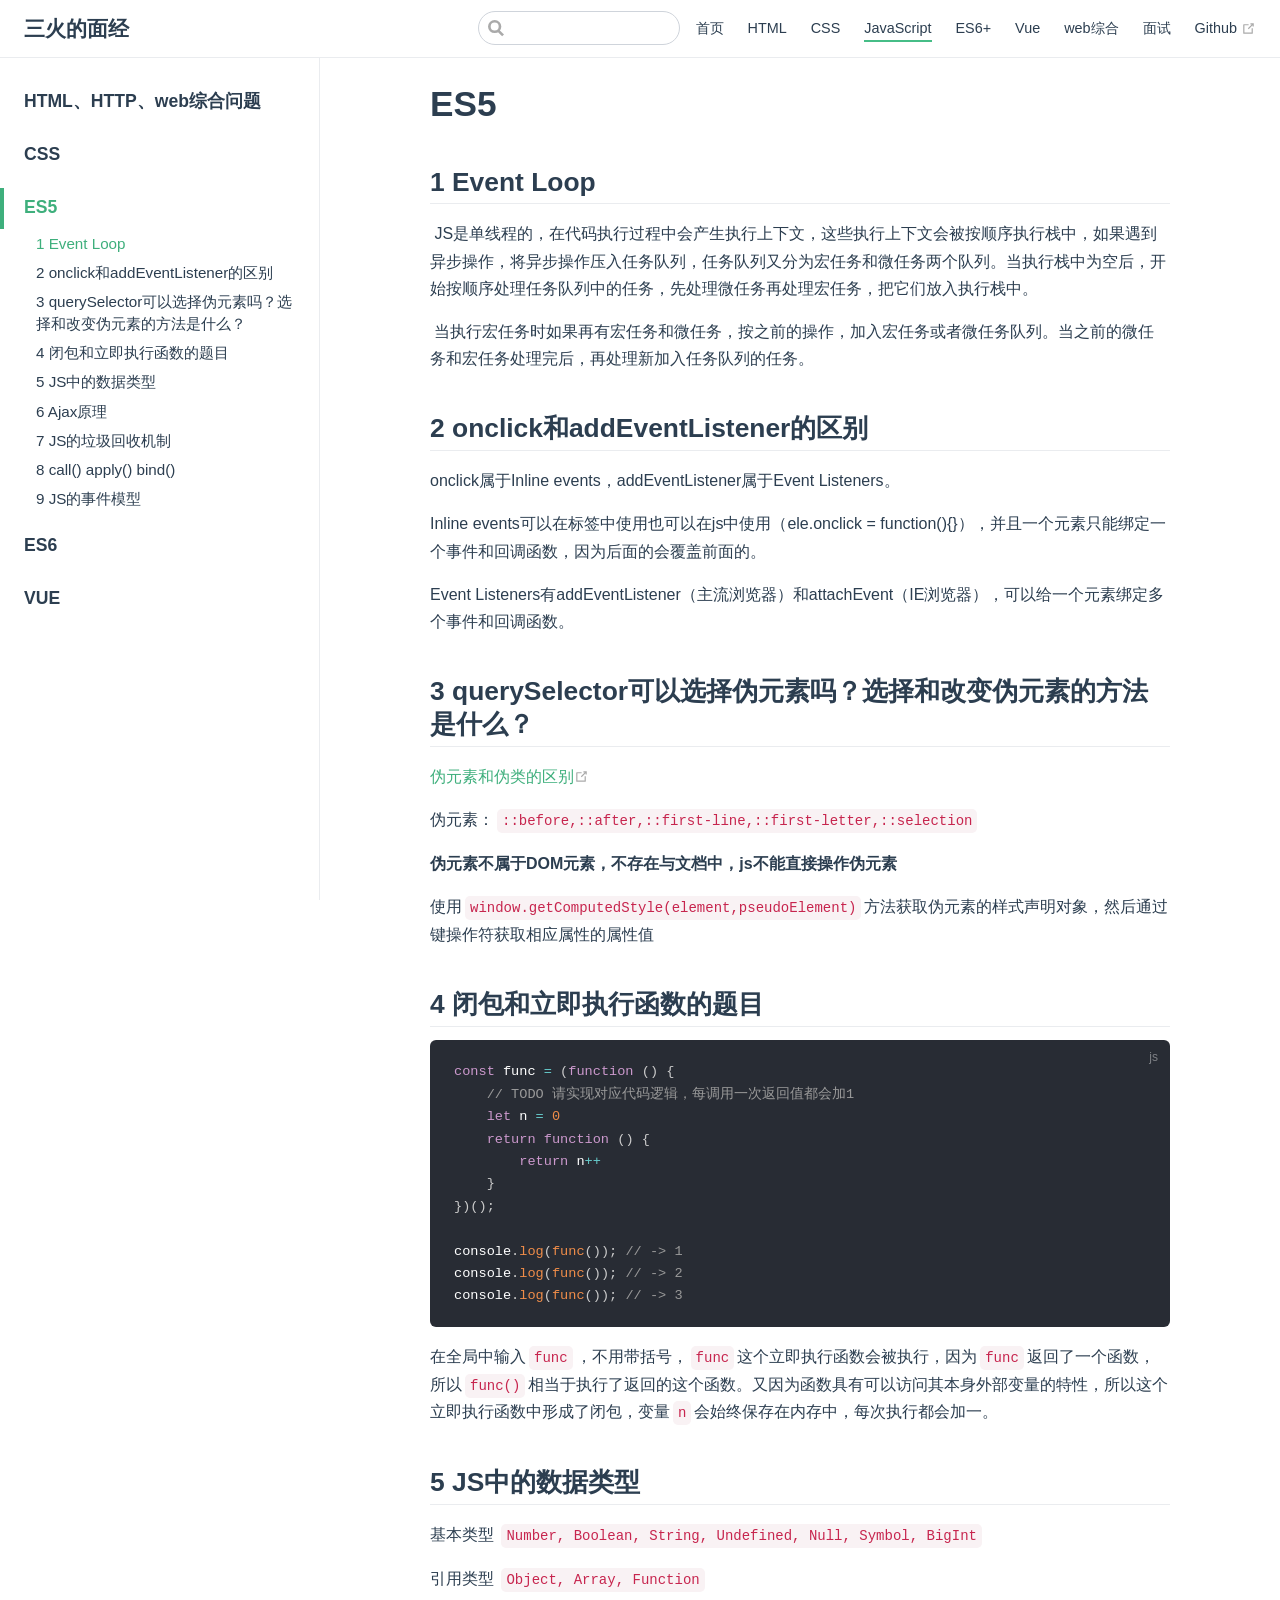
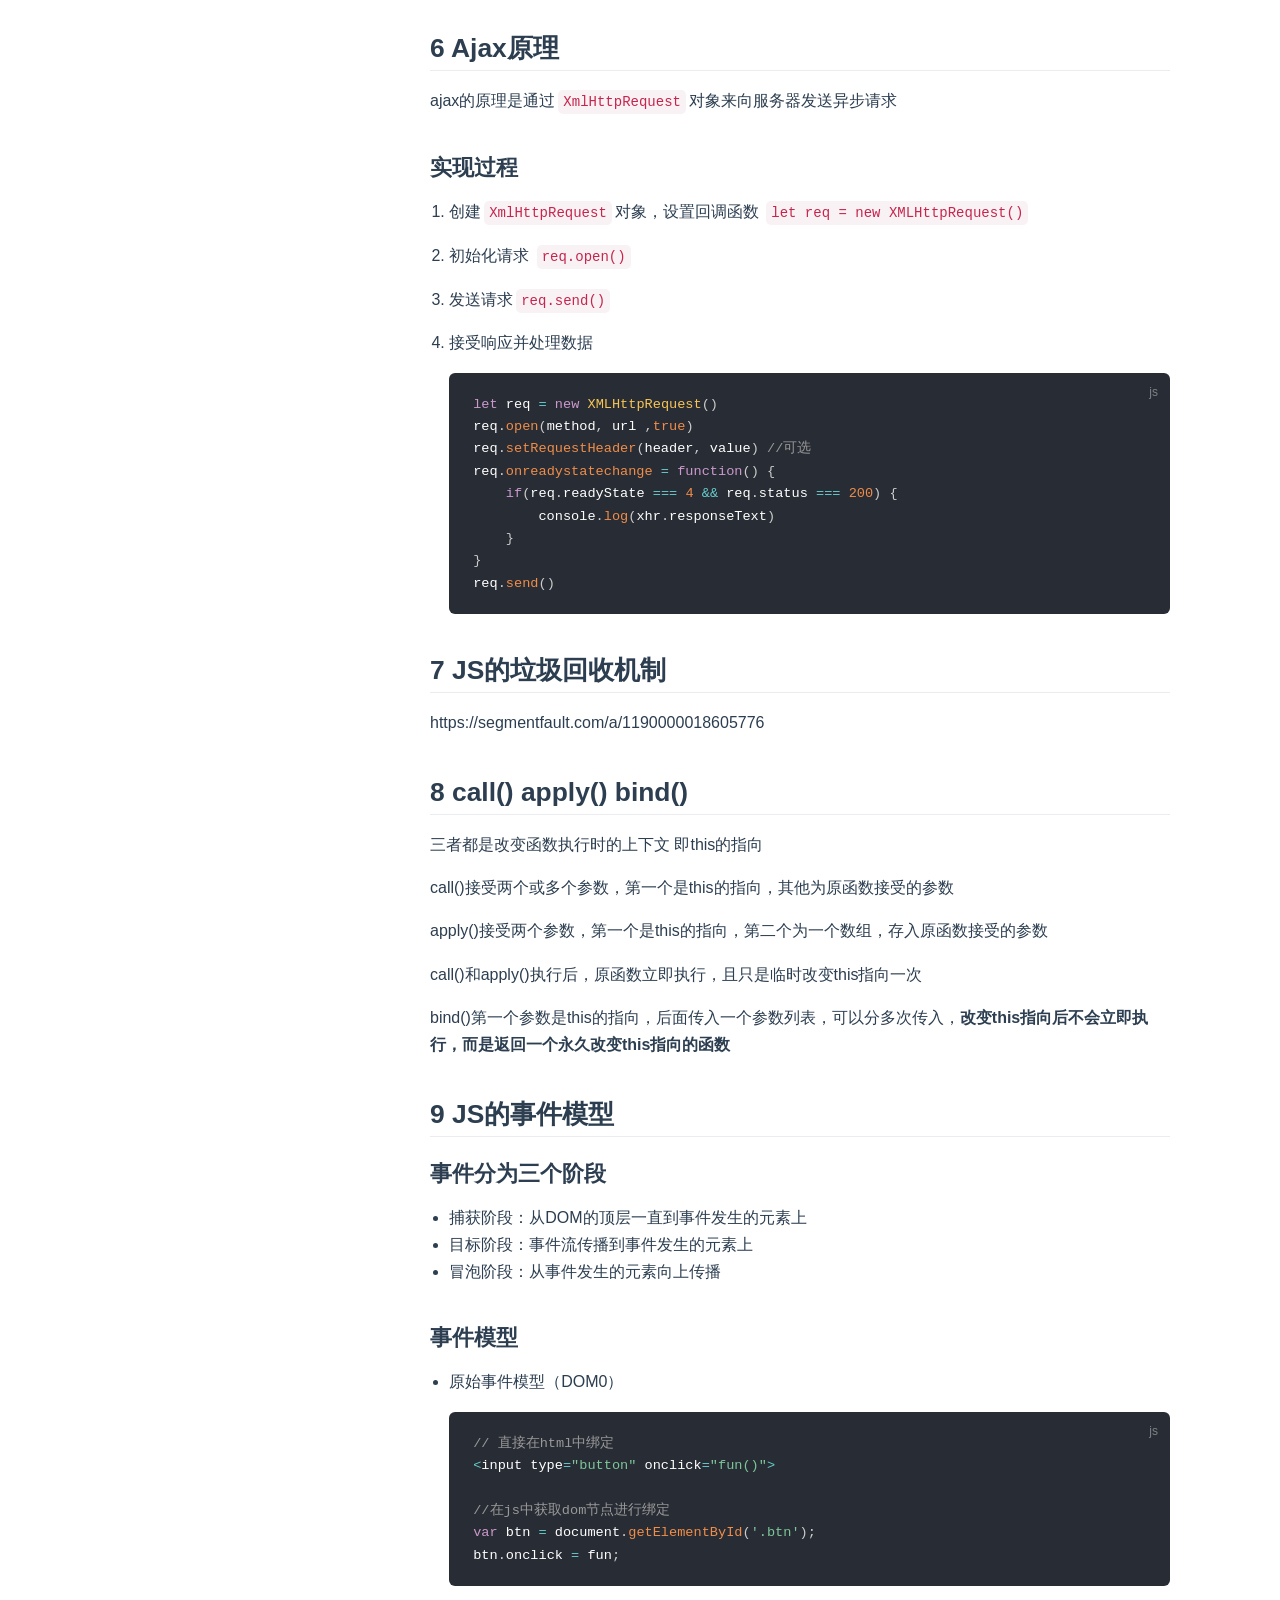
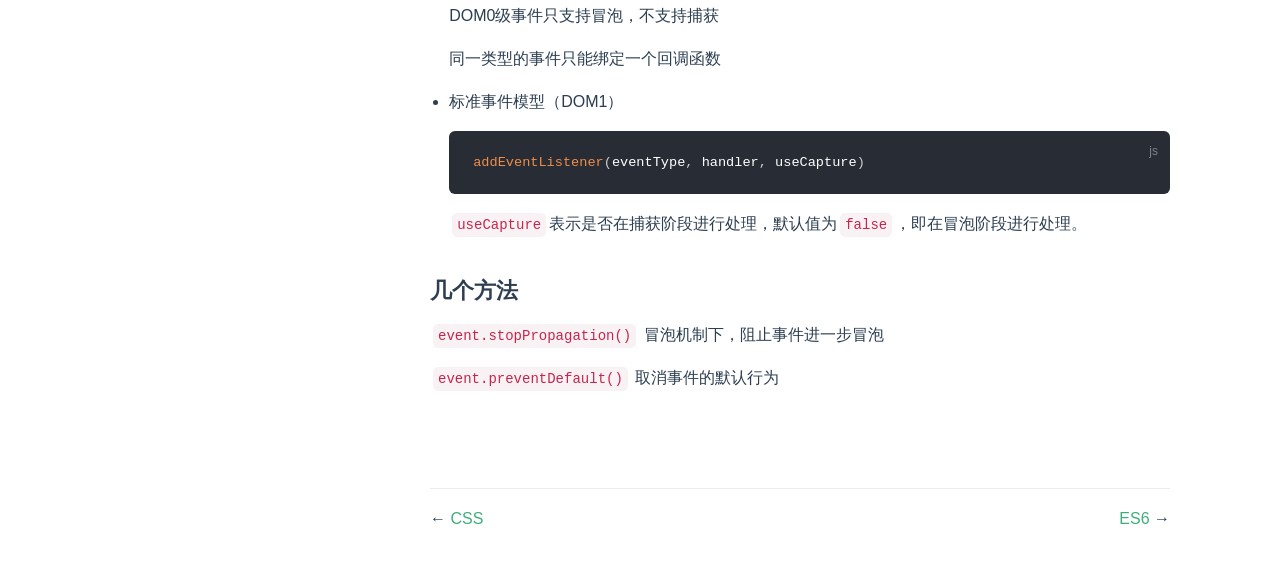
<file: base/es5.html>
<!DOCTYPE html>
<html lang="en-US">
  <head>
    <meta charset="utf-8">
    <meta name="viewport" content="width=device-width,initial-scale=1">
    <title>ES5 | 三火的面经</title>
    <meta name="generator" content="VuePress 1.7.1">
    
    <meta name="description" content="面包总会有的">
    
    <link rel="preload" href="/assets/css/0.styles.d39761a8.css" as="style"><link rel="preload" href="/assets/js/app.5c8e3a4a.js" as="script"><link rel="preload" href="/assets/js/2.71e058df.js" as="script"><link rel="preload" href="/assets/js/10.15e7d479.js" as="script"><link rel="prefetch" href="/assets/js/11.6be2600e.js"><link rel="prefetch" href="/assets/js/12.b61d0f02.js"><link rel="prefetch" href="/assets/js/13.c53aac3c.js"><link rel="prefetch" href="/assets/js/14.cc584974.js"><link rel="prefetch" href="/assets/js/15.d7a5589b.js"><link rel="prefetch" href="/assets/js/16.b0b13934.js"><link rel="prefetch" href="/assets/js/3.1490352f.js"><link rel="prefetch" href="/assets/js/4.d6949b90.js"><link rel="prefetch" href="/assets/js/5.973b2db8.js"><link rel="prefetch" href="/assets/js/6.ffe6f60a.js"><link rel="prefetch" href="/assets/js/7.b4e343ac.js"><link rel="prefetch" href="/assets/js/8.21ff650c.js"><link rel="prefetch" href="/assets/js/9.88ee3ad8.js">
    <link rel="stylesheet" href="/assets/css/0.styles.d39761a8.css">
  </head>
  <body>
    <div id="app" data-server-rendered="true"><div class="theme-container"><header class="navbar"><div class="sidebar-button"><svg xmlns="http://www.w3.org/2000/svg" aria-hidden="true" role="img" viewBox="0 0 448 512" class="icon"><path fill="currentColor" d="M436 124H12c-6.627 0-12-5.373-12-12V80c0-6.627 5.373-12 12-12h424c6.627 0 12 5.373 12 12v32c0 6.627-5.373 12-12 12zm0 160H12c-6.627 0-12-5.373-12-12v-32c0-6.627 5.373-12 12-12h424c6.627 0 12 5.373 12 12v32c0 6.627-5.373 12-12 12zm0 160H12c-6.627 0-12-5.373-12-12v-32c0-6.627 5.373-12 12-12h424c6.627 0 12 5.373 12 12v32c0 6.627-5.373 12-12 12z"></path></svg></div> <a href="/" class="home-link router-link-active"><!----> <span class="site-name">三火的面经</span></a> <div class="links"><div class="search-box"><input aria-label="Search" autocomplete="off" spellcheck="false" value=""> <!----></div> <nav class="nav-links can-hide"><div class="nav-item"><a href="/" class="nav-link">
  首页
</a></div><div class="nav-item"><a href="/base/html.html" class="nav-link">
  HTML
</a></div><div class="nav-item"><a href="/base/css.html" class="nav-link">
  CSS
</a></div><div class="nav-item"><a href="/base/es5.html" aria-current="page" class="nav-link router-link-exact-active router-link-active">
  JavaScript
</a></div><div class="nav-item"><a href="/base/es6.html" class="nav-link">
  ES6+
</a></div><div class="nav-item"><a href="/base/vue.html" class="nav-link">
  Vue
</a></div><div class="nav-item"><a href="/base/base.html" class="nav-link">
  web综合
</a></div><div class="nav-item"><a href="/test/test1.html" class="nav-link">
  面试
</a></div><div class="nav-item"><a href="https://github.com/yqwertb" target="_blank" rel="noopener noreferrer" class="nav-link external">
  Github
  <span><svg xmlns="http://www.w3.org/2000/svg" aria-hidden="true" focusable="false" x="0px" y="0px" viewBox="0 0 100 100" width="15" height="15" class="icon outbound"><path fill="currentColor" d="M18.8,85.1h56l0,0c2.2,0,4-1.8,4-4v-32h-8v28h-48v-48h28v-8h-32l0,0c-2.2,0-4,1.8-4,4v56C14.8,83.3,16.6,85.1,18.8,85.1z"></path> <polygon fill="currentColor" points="45.7,48.7 51.3,54.3 77.2,28.5 77.2,37.2 85.2,37.2 85.2,14.9 62.8,14.9 62.8,22.9 71.5,22.9"></polygon></svg> <span class="sr-only">(opens new window)</span></span></a></div> <!----></nav></div></header> <div class="sidebar-mask"></div> <aside class="sidebar"><nav class="nav-links"><div class="nav-item"><a href="/" class="nav-link">
  首页
</a></div><div class="nav-item"><a href="/base/html.html" class="nav-link">
  HTML
</a></div><div class="nav-item"><a href="/base/css.html" class="nav-link">
  CSS
</a></div><div class="nav-item"><a href="/base/es5.html" aria-current="page" class="nav-link router-link-exact-active router-link-active">
  JavaScript
</a></div><div class="nav-item"><a href="/base/es6.html" class="nav-link">
  ES6+
</a></div><div class="nav-item"><a href="/base/vue.html" class="nav-link">
  Vue
</a></div><div class="nav-item"><a href="/base/base.html" class="nav-link">
  web综合
</a></div><div class="nav-item"><a href="/test/test1.html" class="nav-link">
  面试
</a></div><div class="nav-item"><a href="https://github.com/yqwertb" target="_blank" rel="noopener noreferrer" class="nav-link external">
  Github
  <span><svg xmlns="http://www.w3.org/2000/svg" aria-hidden="true" focusable="false" x="0px" y="0px" viewBox="0 0 100 100" width="15" height="15" class="icon outbound"><path fill="currentColor" d="M18.8,85.1h56l0,0c2.2,0,4-1.8,4-4v-32h-8v28h-48v-48h28v-8h-32l0,0c-2.2,0-4,1.8-4,4v56C14.8,83.3,16.6,85.1,18.8,85.1z"></path> <polygon fill="currentColor" points="45.7,48.7 51.3,54.3 77.2,28.5 77.2,37.2 85.2,37.2 85.2,14.9 62.8,14.9 62.8,22.9 71.5,22.9"></polygon></svg> <span class="sr-only">(opens new window)</span></span></a></div> <!----></nav>  <ul class="sidebar-links"><li><a href="/base/html.html" class="sidebar-link">HTML、HTTP、web综合问题</a></li><li><a href="/base/css.html" class="sidebar-link">CSS</a></li><li><a href="/base/es5.html" aria-current="page" class="active sidebar-link">ES5</a><ul class="sidebar-sub-headers"><li class="sidebar-sub-header"><a href="/base/es5.html#_1-event-loop" class="sidebar-link">1 Event Loop</a></li><li class="sidebar-sub-header"><a href="/base/es5.html#_2-onclick和addeventlistener的区别" class="sidebar-link">2 onclick和addEventListener的区别</a></li><li class="sidebar-sub-header"><a href="/base/es5.html#_3-queryselector可以选择伪元素吗-选择和改变伪元素的方法是什么" class="sidebar-link">3 querySelector可以选择伪元素吗？选择和改变伪元素的方法是什么？</a></li><li class="sidebar-sub-header"><a href="/base/es5.html#_4-闭包和立即执行函数的题目" class="sidebar-link">4 闭包和立即执行函数的题目</a></li><li class="sidebar-sub-header"><a href="/base/es5.html#_5-js中的数据类型" class="sidebar-link">5 JS中的数据类型</a></li><li class="sidebar-sub-header"><a href="/base/es5.html#_6-ajax原理" class="sidebar-link">6 Ajax原理</a></li><li class="sidebar-sub-header"><a href="/base/es5.html#_7-js的垃圾回收机制" class="sidebar-link">7 JS的垃圾回收机制</a></li><li class="sidebar-sub-header"><a href="/base/es5.html#_8-call-apply-bind" class="sidebar-link">8 call() apply() bind()</a></li><li class="sidebar-sub-header"><a href="/base/es5.html#_9-js的事件模型" class="sidebar-link">9 JS的事件模型</a></li></ul></li><li><a href="/base/es6.html" class="sidebar-link">ES6</a></li><li><a href="/base/vue.html" class="sidebar-link">VUE</a></li></ul> </aside> <main class="page"> <div class="theme-default-content content__default"><h1 id="es5"><a href="#es5" class="header-anchor">#</a> ES5</h1> <h2 id="_1-event-loop"><a href="#_1-event-loop" class="header-anchor">#</a> 1 Event Loop</h2> <p>​		JS是单线程的，在代码执行过程中会产生执行上下文，这些执行上下文会被按顺序执行栈中，如果遇到异步操作，将异步操作压入任务队列，任务队列又分为宏任务和微任务两个队列。当执行栈中为空后，开始按顺序处理任务队列中的任务，先处理微任务再处理宏任务，把它们放入执行栈中。</p> <p>​		当执行宏任务时如果再有宏任务和微任务，按之前的操作，加入宏任务或者微任务队列。当之前的微任务和宏任务处理完后，再处理新加入任务队列的任务。</p> <h2 id="_2-onclick和addeventlistener的区别"><a href="#_2-onclick和addeventlistener的区别" class="header-anchor">#</a> 2 onclick和addEventListener的区别</h2> <p>onclick属于Inline events，addEventListener属于Event Listeners。</p> <p>Inline events可以在标签中使用也可以在js中使用（ele.onclick = function(){}），并且一个元素只能绑定一个事件和回调函数，因为后面的会覆盖前面的。</p> <p>Event Listeners有addEventListener（主流浏览器）和attachEvent（IE浏览器），可以给一个元素绑定多个事件和回调函数。</p> <h2 id="_3-queryselector可以选择伪元素吗-选择和改变伪元素的方法是什么"><a href="#_3-queryselector可以选择伪元素吗-选择和改变伪元素的方法是什么" class="header-anchor">#</a> 3 querySelector可以选择伪元素吗？选择和改变伪元素的方法是什么？</h2> <p><a href="https://chance.wodeyyb.cn/base/css.html#_3-%E4%BC%AA%E5%85%83%E7%B4%A0%E5%92%8C%E4%BC%AA%E7%B1%BB" target="_blank" rel="noopener noreferrer">伪元素和伪类的区别<span><svg xmlns="http://www.w3.org/2000/svg" aria-hidden="true" focusable="false" x="0px" y="0px" viewBox="0 0 100 100" width="15" height="15" class="icon outbound"><path fill="currentColor" d="M18.8,85.1h56l0,0c2.2,0,4-1.8,4-4v-32h-8v28h-48v-48h28v-8h-32l0,0c-2.2,0-4,1.8-4,4v56C14.8,83.3,16.6,85.1,18.8,85.1z"></path> <polygon fill="currentColor" points="45.7,48.7 51.3,54.3 77.2,28.5 77.2,37.2 85.2,37.2 85.2,14.9 62.8,14.9 62.8,22.9 71.5,22.9"></polygon></svg> <span class="sr-only">(opens new window)</span></span></a></p> <p>伪元素：<code>::before,::after,::first-line,::first-letter,::selection</code></p> <p><strong>伪元素不属于DOM元素，不存在与文档中，js不能直接操作伪元素</strong></p> <p>使用<code>window.getComputedStyle(element,pseudoElement)</code>方法获取伪元素的样式声明对象，然后通过键操作符获取相应属性的属性值</p> <h2 id="_4-闭包和立即执行函数的题目"><a href="#_4-闭包和立即执行函数的题目" class="header-anchor">#</a> 4 闭包和立即执行函数的题目</h2> <div class="language-javascript extra-class"><pre class="language-javascript"><code><span class="token keyword">const</span> func <span class="token operator">=</span> <span class="token punctuation">(</span><span class="token keyword">function</span> <span class="token punctuation">(</span><span class="token punctuation">)</span> <span class="token punctuation">{</span>
    <span class="token comment">// TODO 请实现对应代码逻辑，每调用一次返回值都会加1</span>
    <span class="token keyword">let</span> n <span class="token operator">=</span> <span class="token number">0</span>
    <span class="token keyword">return</span> <span class="token keyword">function</span> <span class="token punctuation">(</span><span class="token punctuation">)</span> <span class="token punctuation">{</span>
        <span class="token keyword">return</span> n<span class="token operator">++</span>
    <span class="token punctuation">}</span>
<span class="token punctuation">}</span><span class="token punctuation">)</span><span class="token punctuation">(</span><span class="token punctuation">)</span><span class="token punctuation">;</span>
 
console<span class="token punctuation">.</span><span class="token function">log</span><span class="token punctuation">(</span><span class="token function">func</span><span class="token punctuation">(</span><span class="token punctuation">)</span><span class="token punctuation">)</span><span class="token punctuation">;</span> <span class="token comment">// -&gt; 1</span>
console<span class="token punctuation">.</span><span class="token function">log</span><span class="token punctuation">(</span><span class="token function">func</span><span class="token punctuation">(</span><span class="token punctuation">)</span><span class="token punctuation">)</span><span class="token punctuation">;</span> <span class="token comment">// -&gt; 2</span>
console<span class="token punctuation">.</span><span class="token function">log</span><span class="token punctuation">(</span><span class="token function">func</span><span class="token punctuation">(</span><span class="token punctuation">)</span><span class="token punctuation">)</span><span class="token punctuation">;</span> <span class="token comment">// -&gt; 3 </span>
</code></pre></div><p>在全局中输入<code>func</code>，不用带括号，<code>func</code>这个立即执行函数会被执行，因为<code>func</code>返回了一个函数，所以<code>func()</code>相当于执行了返回的这个函数。又因为函数具有可以访问其本身外部变量的特性，所以这个立即执行函数中形成了闭包，变量<code>n</code>会始终保存在内存中，每次执行都会加一。</p> <h2 id="_5-js中的数据类型"><a href="#_5-js中的数据类型" class="header-anchor">#</a> 5 JS中的数据类型</h2> <p>基本类型 <code>Number, Boolean, String, Undefined, Null, Symbol, BigInt</code></p> <p>引用类型 <code>Object, Array, Function</code></p> <h2 id="_6-ajax原理"><a href="#_6-ajax原理" class="header-anchor">#</a> 6 Ajax原理</h2> <p>ajax的原理是通过<code>XmlHttpRequest</code>对象来向服务器发送异步请求</p> <h3 id="实现过程"><a href="#实现过程" class="header-anchor">#</a> 实现过程</h3> <ol><li><p>创建<code>XmlHttpRequest</code>对象，设置回调函数 <code>let req = new XMLHttpRequest()</code></p></li> <li><p>初始化请求 <code>req.open()</code></p></li> <li><p>发送请求<code>req.send()</code></p></li> <li><p>接受响应并处理数据</p> <div class="language-javascript extra-class"><pre class="language-javascript"><code><span class="token keyword">let</span> req <span class="token operator">=</span> <span class="token keyword">new</span> <span class="token class-name">XMLHttpRequest</span><span class="token punctuation">(</span><span class="token punctuation">)</span>
req<span class="token punctuation">.</span><span class="token function">open</span><span class="token punctuation">(</span>method<span class="token punctuation">,</span> url <span class="token punctuation">,</span><span class="token boolean">true</span><span class="token punctuation">)</span>
req<span class="token punctuation">.</span><span class="token function">setRequestHeader</span><span class="token punctuation">(</span>header<span class="token punctuation">,</span> value<span class="token punctuation">)</span> <span class="token comment">//可选</span>
req<span class="token punctuation">.</span><span class="token function-variable function">onreadystatechange</span> <span class="token operator">=</span> <span class="token keyword">function</span><span class="token punctuation">(</span><span class="token punctuation">)</span> <span class="token punctuation">{</span>
	<span class="token keyword">if</span><span class="token punctuation">(</span>req<span class="token punctuation">.</span>readyState <span class="token operator">===</span> <span class="token number">4</span> <span class="token operator">&amp;&amp;</span> req<span class="token punctuation">.</span>status <span class="token operator">===</span> <span class="token number">200</span><span class="token punctuation">)</span> <span class="token punctuation">{</span>
    	console<span class="token punctuation">.</span><span class="token function">log</span><span class="token punctuation">(</span>xhr<span class="token punctuation">.</span>responseText<span class="token punctuation">)</span>
    <span class="token punctuation">}</span>
<span class="token punctuation">}</span>
req<span class="token punctuation">.</span><span class="token function">send</span><span class="token punctuation">(</span><span class="token punctuation">)</span>
</code></pre></div></li></ol> <h2 id="_7-js的垃圾回收机制"><a href="#_7-js的垃圾回收机制" class="header-anchor">#</a> 7 JS的垃圾回收机制</h2> <p>https://segmentfault.com/a/1190000018605776</p> <h2 id="_8-call-apply-bind"><a href="#_8-call-apply-bind" class="header-anchor">#</a> 8 call() apply() bind()</h2> <p>三者都是改变函数执行时的上下文 即this的指向</p> <p>call()接受两个或多个参数，第一个是this的指向，其他为原函数接受的参数</p> <p>apply()接受两个参数，第一个是this的指向，第二个为一个数组，存入原函数接受的参数</p> <p>call()和apply()执行后，原函数立即执行，且只是临时改变this指向一次</p> <p>bind()第一个参数是this的指向，后面传入一个参数列表，可以分多次传入，<strong>改变this指向后不会立即执行，而是返回一个永久改变this指向的函数</strong></p> <h2 id="_9-js的事件模型"><a href="#_9-js的事件模型" class="header-anchor">#</a> 9 JS的事件模型</h2> <h3 id="事件分为三个阶段"><a href="#事件分为三个阶段" class="header-anchor">#</a> 事件分为三个阶段</h3> <ul><li>捕获阶段：从DOM的顶层一直到事件发生的元素上</li> <li>目标阶段：事件流传播到事件发生的元素上</li> <li>冒泡阶段：从事件发生的元素向上传播</li></ul> <h3 id="事件模型"><a href="#事件模型" class="header-anchor">#</a> 事件模型</h3> <ul><li><p>原始事件模型（DOM0）</p> <div class="language-javascript extra-class"><pre class="language-javascript"><code><span class="token comment">// 直接在html中绑定</span>
<span class="token operator">&lt;</span>input type<span class="token operator">=</span><span class="token string">&quot;button&quot;</span> onclick<span class="token operator">=</span><span class="token string">&quot;fun()&quot;</span><span class="token operator">&gt;</span>
    
<span class="token comment">//在js中获取dom节点进行绑定</span>
<span class="token keyword">var</span> btn <span class="token operator">=</span> document<span class="token punctuation">.</span><span class="token function">getElementById</span><span class="token punctuation">(</span><span class="token string">'.btn'</span><span class="token punctuation">)</span><span class="token punctuation">;</span>
btn<span class="token punctuation">.</span>onclick <span class="token operator">=</span> fun<span class="token punctuation">;</span>
</code></pre></div><p>DOM0级事件只支持冒泡，不支持捕获</p> <p>同一类型的事件只能绑定一个回调函数</p></li> <li><p>标准事件模型（DOM1）</p> <div class="language-javascript extra-class"><pre class="language-javascript"><code><span class="token function">addEventListener</span><span class="token punctuation">(</span>eventType<span class="token punctuation">,</span> handler<span class="token punctuation">,</span> useCapture<span class="token punctuation">)</span>
</code></pre></div><p><code>useCapture</code>表示是否在捕获阶段进行处理，默认值为<code>false</code>，即在冒泡阶段进行处理。</p></li></ul> <h3 id="几个方法"><a href="#几个方法" class="header-anchor">#</a> 几个方法</h3> <p><code>event.stopPropagation()</code> 冒泡机制下，阻止事件进一步冒泡</p> <p><code>event.preventDefault()</code> 取消事件的默认行为</p></div> <footer class="page-edit"><!----> <!----></footer> <div class="page-nav"><p class="inner"><span class="prev">
      ←
      <a href="/base/css.html" class="prev">
        CSS
      </a></span> <span class="next"><a href="/base/es6.html">
        ES6
      </a>
      →
    </span></p></div> </main></div><div class="global-ui"></div></div>
    <script src="/assets/js/app.5c8e3a4a.js" defer></script><script src="/assets/js/2.71e058df.js" defer></script><script src="/assets/js/10.15e7d479.js" defer></script>
  </body>
</html>
</file>
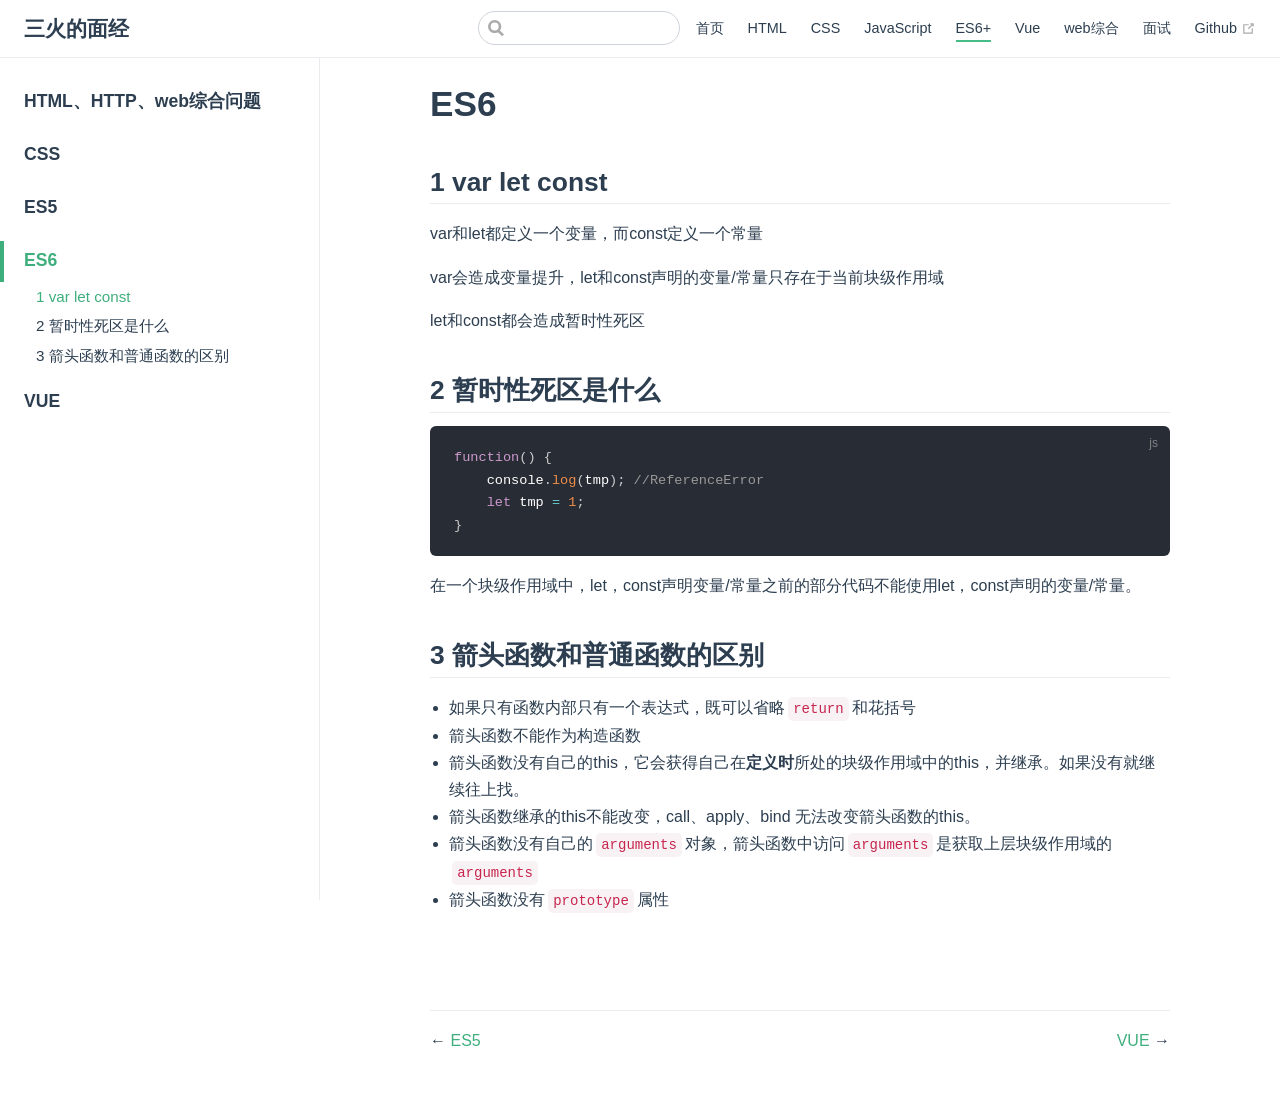
<file: base/es6.html>
<!DOCTYPE html>
<html lang="en-US">
  <head>
    <meta charset="utf-8">
    <meta name="viewport" content="width=device-width,initial-scale=1">
    <title>ES6 | 三火的面经</title>
    <meta name="generator" content="VuePress 1.7.1">
    
    <meta name="description" content="面包总会有的">
    
    <link rel="preload" href="/assets/css/0.styles.d39761a8.css" as="style"><link rel="preload" href="/assets/js/app.5c8e3a4a.js" as="script"><link rel="preload" href="/assets/js/2.71e058df.js" as="script"><link rel="preload" href="/assets/js/11.6be2600e.js" as="script"><link rel="prefetch" href="/assets/js/10.15e7d479.js"><link rel="prefetch" href="/assets/js/12.b61d0f02.js"><link rel="prefetch" href="/assets/js/13.c53aac3c.js"><link rel="prefetch" href="/assets/js/14.cc584974.js"><link rel="prefetch" href="/assets/js/15.d7a5589b.js"><link rel="prefetch" href="/assets/js/16.b0b13934.js"><link rel="prefetch" href="/assets/js/3.1490352f.js"><link rel="prefetch" href="/assets/js/4.d6949b90.js"><link rel="prefetch" href="/assets/js/5.973b2db8.js"><link rel="prefetch" href="/assets/js/6.ffe6f60a.js"><link rel="prefetch" href="/assets/js/7.b4e343ac.js"><link rel="prefetch" href="/assets/js/8.21ff650c.js"><link rel="prefetch" href="/assets/js/9.88ee3ad8.js">
    <link rel="stylesheet" href="/assets/css/0.styles.d39761a8.css">
  </head>
  <body>
    <div id="app" data-server-rendered="true"><div class="theme-container"><header class="navbar"><div class="sidebar-button"><svg xmlns="http://www.w3.org/2000/svg" aria-hidden="true" role="img" viewBox="0 0 448 512" class="icon"><path fill="currentColor" d="M436 124H12c-6.627 0-12-5.373-12-12V80c0-6.627 5.373-12 12-12h424c6.627 0 12 5.373 12 12v32c0 6.627-5.373 12-12 12zm0 160H12c-6.627 0-12-5.373-12-12v-32c0-6.627 5.373-12 12-12h424c6.627 0 12 5.373 12 12v32c0 6.627-5.373 12-12 12zm0 160H12c-6.627 0-12-5.373-12-12v-32c0-6.627 5.373-12 12-12h424c6.627 0 12 5.373 12 12v32c0 6.627-5.373 12-12 12z"></path></svg></div> <a href="/" class="home-link router-link-active"><!----> <span class="site-name">三火的面经</span></a> <div class="links"><div class="search-box"><input aria-label="Search" autocomplete="off" spellcheck="false" value=""> <!----></div> <nav class="nav-links can-hide"><div class="nav-item"><a href="/" class="nav-link">
  首页
</a></div><div class="nav-item"><a href="/base/html.html" class="nav-link">
  HTML
</a></div><div class="nav-item"><a href="/base/css.html" class="nav-link">
  CSS
</a></div><div class="nav-item"><a href="/base/es5.html" class="nav-link">
  JavaScript
</a></div><div class="nav-item"><a href="/base/es6.html" aria-current="page" class="nav-link router-link-exact-active router-link-active">
  ES6+
</a></div><div class="nav-item"><a href="/base/vue.html" class="nav-link">
  Vue
</a></div><div class="nav-item"><a href="/base/base.html" class="nav-link">
  web综合
</a></div><div class="nav-item"><a href="/test/test1.html" class="nav-link">
  面试
</a></div><div class="nav-item"><a href="https://github.com/yqwertb" target="_blank" rel="noopener noreferrer" class="nav-link external">
  Github
  <span><svg xmlns="http://www.w3.org/2000/svg" aria-hidden="true" focusable="false" x="0px" y="0px" viewBox="0 0 100 100" width="15" height="15" class="icon outbound"><path fill="currentColor" d="M18.8,85.1h56l0,0c2.2,0,4-1.8,4-4v-32h-8v28h-48v-48h28v-8h-32l0,0c-2.2,0-4,1.8-4,4v56C14.8,83.3,16.6,85.1,18.8,85.1z"></path> <polygon fill="currentColor" points="45.7,48.7 51.3,54.3 77.2,28.5 77.2,37.2 85.2,37.2 85.2,14.9 62.8,14.9 62.8,22.9 71.5,22.9"></polygon></svg> <span class="sr-only">(opens new window)</span></span></a></div> <!----></nav></div></header> <div class="sidebar-mask"></div> <aside class="sidebar"><nav class="nav-links"><div class="nav-item"><a href="/" class="nav-link">
  首页
</a></div><div class="nav-item"><a href="/base/html.html" class="nav-link">
  HTML
</a></div><div class="nav-item"><a href="/base/css.html" class="nav-link">
  CSS
</a></div><div class="nav-item"><a href="/base/es5.html" class="nav-link">
  JavaScript
</a></div><div class="nav-item"><a href="/base/es6.html" aria-current="page" class="nav-link router-link-exact-active router-link-active">
  ES6+
</a></div><div class="nav-item"><a href="/base/vue.html" class="nav-link">
  Vue
</a></div><div class="nav-item"><a href="/base/base.html" class="nav-link">
  web综合
</a></div><div class="nav-item"><a href="/test/test1.html" class="nav-link">
  面试
</a></div><div class="nav-item"><a href="https://github.com/yqwertb" target="_blank" rel="noopener noreferrer" class="nav-link external">
  Github
  <span><svg xmlns="http://www.w3.org/2000/svg" aria-hidden="true" focusable="false" x="0px" y="0px" viewBox="0 0 100 100" width="15" height="15" class="icon outbound"><path fill="currentColor" d="M18.8,85.1h56l0,0c2.2,0,4-1.8,4-4v-32h-8v28h-48v-48h28v-8h-32l0,0c-2.2,0-4,1.8-4,4v56C14.8,83.3,16.6,85.1,18.8,85.1z"></path> <polygon fill="currentColor" points="45.7,48.7 51.3,54.3 77.2,28.5 77.2,37.2 85.2,37.2 85.2,14.9 62.8,14.9 62.8,22.9 71.5,22.9"></polygon></svg> <span class="sr-only">(opens new window)</span></span></a></div> <!----></nav>  <ul class="sidebar-links"><li><a href="/base/html.html" class="sidebar-link">HTML、HTTP、web综合问题</a></li><li><a href="/base/css.html" class="sidebar-link">CSS</a></li><li><a href="/base/es5.html" class="sidebar-link">ES5</a></li><li><a href="/base/es6.html" aria-current="page" class="active sidebar-link">ES6</a><ul class="sidebar-sub-headers"><li class="sidebar-sub-header"><a href="/base/es6.html#_1-var-let-const" class="sidebar-link">1 var let const</a></li><li class="sidebar-sub-header"><a href="/base/es6.html#_2-暂时性死区是什么" class="sidebar-link">2 暂时性死区是什么</a></li><li class="sidebar-sub-header"><a href="/base/es6.html#_3-箭头函数和普通函数的区别" class="sidebar-link">3 箭头函数和普通函数的区别</a></li></ul></li><li><a href="/base/vue.html" class="sidebar-link">VUE</a></li></ul> </aside> <main class="page"> <div class="theme-default-content content__default"><h1 id="es6"><a href="#es6" class="header-anchor">#</a> ES6</h1> <h2 id="_1-var-let-const"><a href="#_1-var-let-const" class="header-anchor">#</a> 1 var let const</h2> <p>var和let都定义一个变量，而const定义一个常量</p> <p>var会造成变量提升，let和const声明的变量/常量只存在于当前块级作用域</p> <p>let和const都会造成暂时性死区</p> <h2 id="_2-暂时性死区是什么"><a href="#_2-暂时性死区是什么" class="header-anchor">#</a> 2 暂时性死区是什么</h2> <div class="language-javascript extra-class"><pre class="language-javascript"><code><span class="token keyword">function</span><span class="token punctuation">(</span><span class="token punctuation">)</span> <span class="token punctuation">{</span>
    console<span class="token punctuation">.</span><span class="token function">log</span><span class="token punctuation">(</span>tmp<span class="token punctuation">)</span><span class="token punctuation">;</span> <span class="token comment">//ReferenceError</span>
    <span class="token keyword">let</span> tmp <span class="token operator">=</span> <span class="token number">1</span><span class="token punctuation">;</span>
<span class="token punctuation">}</span>
</code></pre></div><p>在一个块级作用域中，let，const声明变量/常量之前的部分代码不能使用let，const声明的变量/常量。</p> <h2 id="_3-箭头函数和普通函数的区别"><a href="#_3-箭头函数和普通函数的区别" class="header-anchor">#</a> 3 箭头函数和普通函数的区别</h2> <ul><li>如果只有函数内部只有一个表达式，既可以省略<code>return</code>和花括号</li> <li>箭头函数不能作为构造函数</li> <li>箭头函数没有自己的this，它会获得自己在<strong>定义时</strong>所处的块级作用域中的this，并继承。如果没有就继续往上找。</li> <li>箭头函数继承的this不能改变，call、apply、bind 无法改变箭头函数的this。</li> <li>箭头函数没有自己的<code>arguments</code>对象，箭头函数中访问<code>arguments</code>是获取上层块级作用域的<code>arguments</code></li> <li>箭头函数没有<code>prototype</code>属性</li></ul></div> <footer class="page-edit"><!----> <!----></footer> <div class="page-nav"><p class="inner"><span class="prev">
      ←
      <a href="/base/es5.html" class="prev">
        ES5
      </a></span> <span class="next"><a href="/base/vue.html">
        VUE
      </a>
      →
    </span></p></div> </main></div><div class="global-ui"></div></div>
    <script src="/assets/js/app.5c8e3a4a.js" defer></script><script src="/assets/js/2.71e058df.js" defer></script><script src="/assets/js/11.6be2600e.js" defer></script>
  </body>
</html>
</file>
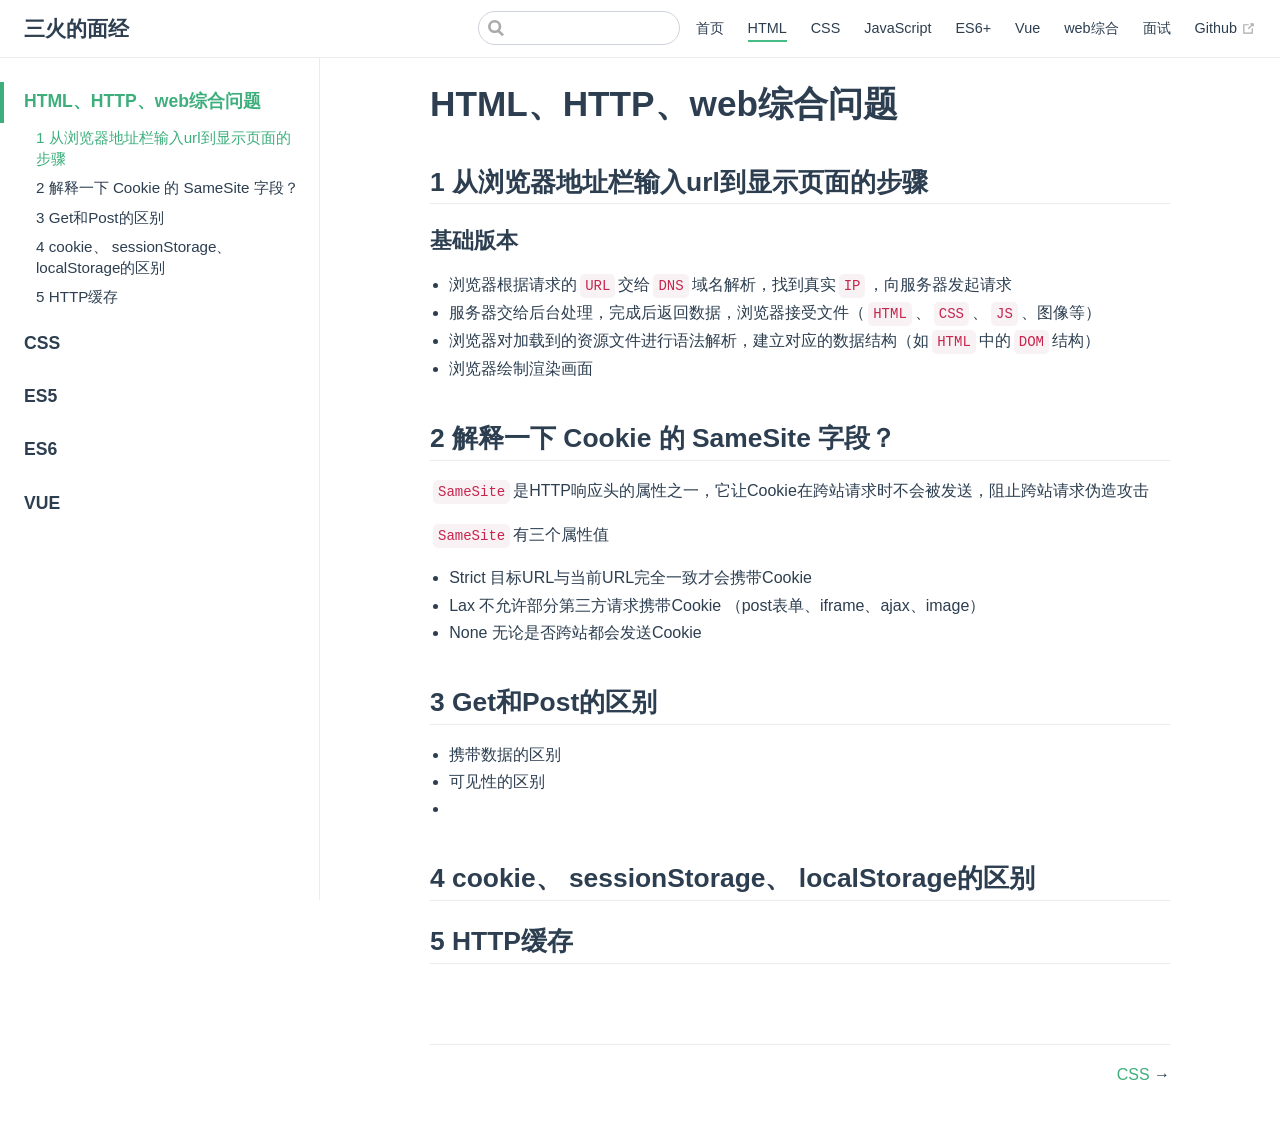
<file: base/html.html>
<!DOCTYPE html>
<html lang="en-US">
  <head>
    <meta charset="utf-8">
    <meta name="viewport" content="width=device-width,initial-scale=1">
    <title>HTML、HTTP、web综合问题 | 三火的面经</title>
    <meta name="generator" content="VuePress 1.7.1">
    
    <meta name="description" content="面包总会有的">
    
    <link rel="preload" href="/assets/css/0.styles.d39761a8.css" as="style"><link rel="preload" href="/assets/js/app.5c8e3a4a.js" as="script"><link rel="preload" href="/assets/js/2.71e058df.js" as="script"><link rel="preload" href="/assets/js/12.b61d0f02.js" as="script"><link rel="prefetch" href="/assets/js/10.15e7d479.js"><link rel="prefetch" href="/assets/js/11.6be2600e.js"><link rel="prefetch" href="/assets/js/13.c53aac3c.js"><link rel="prefetch" href="/assets/js/14.cc584974.js"><link rel="prefetch" href="/assets/js/15.d7a5589b.js"><link rel="prefetch" href="/assets/js/16.b0b13934.js"><link rel="prefetch" href="/assets/js/3.1490352f.js"><link rel="prefetch" href="/assets/js/4.d6949b90.js"><link rel="prefetch" href="/assets/js/5.973b2db8.js"><link rel="prefetch" href="/assets/js/6.ffe6f60a.js"><link rel="prefetch" href="/assets/js/7.b4e343ac.js"><link rel="prefetch" href="/assets/js/8.21ff650c.js"><link rel="prefetch" href="/assets/js/9.88ee3ad8.js">
    <link rel="stylesheet" href="/assets/css/0.styles.d39761a8.css">
  </head>
  <body>
    <div id="app" data-server-rendered="true"><div class="theme-container"><header class="navbar"><div class="sidebar-button"><svg xmlns="http://www.w3.org/2000/svg" aria-hidden="true" role="img" viewBox="0 0 448 512" class="icon"><path fill="currentColor" d="M436 124H12c-6.627 0-12-5.373-12-12V80c0-6.627 5.373-12 12-12h424c6.627 0 12 5.373 12 12v32c0 6.627-5.373 12-12 12zm0 160H12c-6.627 0-12-5.373-12-12v-32c0-6.627 5.373-12 12-12h424c6.627 0 12 5.373 12 12v32c0 6.627-5.373 12-12 12zm0 160H12c-6.627 0-12-5.373-12-12v-32c0-6.627 5.373-12 12-12h424c6.627 0 12 5.373 12 12v32c0 6.627-5.373 12-12 12z"></path></svg></div> <a href="/" class="home-link router-link-active"><!----> <span class="site-name">三火的面经</span></a> <div class="links"><div class="search-box"><input aria-label="Search" autocomplete="off" spellcheck="false" value=""> <!----></div> <nav class="nav-links can-hide"><div class="nav-item"><a href="/" class="nav-link">
  首页
</a></div><div class="nav-item"><a href="/base/html.html" aria-current="page" class="nav-link router-link-exact-active router-link-active">
  HTML
</a></div><div class="nav-item"><a href="/base/css.html" class="nav-link">
  CSS
</a></div><div class="nav-item"><a href="/base/es5.html" class="nav-link">
  JavaScript
</a></div><div class="nav-item"><a href="/base/es6.html" class="nav-link">
  ES6+
</a></div><div class="nav-item"><a href="/base/vue.html" class="nav-link">
  Vue
</a></div><div class="nav-item"><a href="/base/base.html" class="nav-link">
  web综合
</a></div><div class="nav-item"><a href="/test/test1.html" class="nav-link">
  面试
</a></div><div class="nav-item"><a href="https://github.com/yqwertb" target="_blank" rel="noopener noreferrer" class="nav-link external">
  Github
  <span><svg xmlns="http://www.w3.org/2000/svg" aria-hidden="true" focusable="false" x="0px" y="0px" viewBox="0 0 100 100" width="15" height="15" class="icon outbound"><path fill="currentColor" d="M18.8,85.1h56l0,0c2.2,0,4-1.8,4-4v-32h-8v28h-48v-48h28v-8h-32l0,0c-2.2,0-4,1.8-4,4v56C14.8,83.3,16.6,85.1,18.8,85.1z"></path> <polygon fill="currentColor" points="45.7,48.7 51.3,54.3 77.2,28.5 77.2,37.2 85.2,37.2 85.2,14.9 62.8,14.9 62.8,22.9 71.5,22.9"></polygon></svg> <span class="sr-only">(opens new window)</span></span></a></div> <!----></nav></div></header> <div class="sidebar-mask"></div> <aside class="sidebar"><nav class="nav-links"><div class="nav-item"><a href="/" class="nav-link">
  首页
</a></div><div class="nav-item"><a href="/base/html.html" aria-current="page" class="nav-link router-link-exact-active router-link-active">
  HTML
</a></div><div class="nav-item"><a href="/base/css.html" class="nav-link">
  CSS
</a></div><div class="nav-item"><a href="/base/es5.html" class="nav-link">
  JavaScript
</a></div><div class="nav-item"><a href="/base/es6.html" class="nav-link">
  ES6+
</a></div><div class="nav-item"><a href="/base/vue.html" class="nav-link">
  Vue
</a></div><div class="nav-item"><a href="/base/base.html" class="nav-link">
  web综合
</a></div><div class="nav-item"><a href="/test/test1.html" class="nav-link">
  面试
</a></div><div class="nav-item"><a href="https://github.com/yqwertb" target="_blank" rel="noopener noreferrer" class="nav-link external">
  Github
  <span><svg xmlns="http://www.w3.org/2000/svg" aria-hidden="true" focusable="false" x="0px" y="0px" viewBox="0 0 100 100" width="15" height="15" class="icon outbound"><path fill="currentColor" d="M18.8,85.1h56l0,0c2.2,0,4-1.8,4-4v-32h-8v28h-48v-48h28v-8h-32l0,0c-2.2,0-4,1.8-4,4v56C14.8,83.3,16.6,85.1,18.8,85.1z"></path> <polygon fill="currentColor" points="45.7,48.7 51.3,54.3 77.2,28.5 77.2,37.2 85.2,37.2 85.2,14.9 62.8,14.9 62.8,22.9 71.5,22.9"></polygon></svg> <span class="sr-only">(opens new window)</span></span></a></div> <!----></nav>  <ul class="sidebar-links"><li><a href="/base/html.html" aria-current="page" class="active sidebar-link">HTML、HTTP、web综合问题</a><ul class="sidebar-sub-headers"><li class="sidebar-sub-header"><a href="/base/html.html#_1-从浏览器地址栏输入url到显示页面的步骤" class="sidebar-link">1 从浏览器地址栏输入url到显示页面的步骤</a></li><li class="sidebar-sub-header"><a href="/base/html.html#_2-解释一下-cookie-的-samesite-字段" class="sidebar-link">2 解释一下 Cookie 的 SameSite 字段？</a></li><li class="sidebar-sub-header"><a href="/base/html.html#_3-get和post的区别" class="sidebar-link">3 Get和Post的区别</a></li><li class="sidebar-sub-header"><a href="/base/html.html#_4-cookie、-sessionstorage、-localstorage的区别" class="sidebar-link">4 cookie、 sessionStorage、 localStorage的区别</a></li><li class="sidebar-sub-header"><a href="/base/html.html#_5-http缓存" class="sidebar-link">5 HTTP缓存</a></li></ul></li><li><a href="/base/css.html" class="sidebar-link">CSS</a></li><li><a href="/base/es5.html" class="sidebar-link">ES5</a></li><li><a href="/base/es6.html" class="sidebar-link">ES6</a></li><li><a href="/base/vue.html" class="sidebar-link">VUE</a></li></ul> </aside> <main class="page"> <div class="theme-default-content content__default"><h1 id="html、http、web综合问题"><a href="#html、http、web综合问题" class="header-anchor">#</a> HTML、HTTP、web综合问题</h1> <h2 id="_1-从浏览器地址栏输入url到显示页面的步骤"><a href="#_1-从浏览器地址栏输入url到显示页面的步骤" class="header-anchor">#</a> 1 从浏览器地址栏输入url到显示页面的步骤</h2> <h3 id="基础版本"><a href="#基础版本" class="header-anchor">#</a> 基础版本</h3> <ul><li>浏览器根据请求的<code>URL</code>交给<code>DNS</code>域名解析，找到真实<code>IP</code>，向服务器发起请求</li> <li>服务器交给后台处理，完成后返回数据，浏览器接受文件（<code>HTML</code>、<code>CSS</code>、<code>JS</code>、图像等）</li> <li>浏览器对加载到的资源文件进行语法解析，建立对应的数据结构（如<code>HTML</code>中的<code>DOM</code>结构）</li> <li>浏览器绘制渲染画面</li></ul> <h2 id="_2-解释一下-cookie-的-samesite-字段"><a href="#_2-解释一下-cookie-的-samesite-字段" class="header-anchor">#</a> 2 解释一下 Cookie 的 SameSite 字段？</h2> <p><code>SameSite</code>是HTTP响应头的属性之一，它让Cookie在跨站请求时不会被发送，阻止跨站请求伪造攻击</p> <p><code>SameSite</code>有三个属性值</p> <ul><li>Strict 目标URL与当前URL完全一致才会携带Cookie</li> <li>Lax 不允许部分第三方请求携带Cookie  （post表单、iframe、ajax、image）</li> <li>None 无论是否跨站都会发送Cookie</li></ul> <h2 id="_3-get和post的区别"><a href="#_3-get和post的区别" class="header-anchor">#</a> 3 Get和Post的区别</h2> <ul><li>携带数据的区别</li> <li>可见性的区别</li> <li></li></ul> <h2 id="_4-cookie、-sessionstorage、-localstorage的区别"><a href="#_4-cookie、-sessionstorage、-localstorage的区别" class="header-anchor">#</a> 4 cookie、 sessionStorage、 localStorage的区别</h2> <h2 id="_5-http缓存"><a href="#_5-http缓存" class="header-anchor">#</a> 5 HTTP缓存</h2></div> <footer class="page-edit"><!----> <!----></footer> <div class="page-nav"><p class="inner"><!----> <span class="next"><a href="/base/css.html">
        CSS
      </a>
      →
    </span></p></div> </main></div><div class="global-ui"></div></div>
    <script src="/assets/js/app.5c8e3a4a.js" defer></script><script src="/assets/js/2.71e058df.js" defer></script><script src="/assets/js/12.b61d0f02.js" defer></script>
  </body>
</html>
</file>
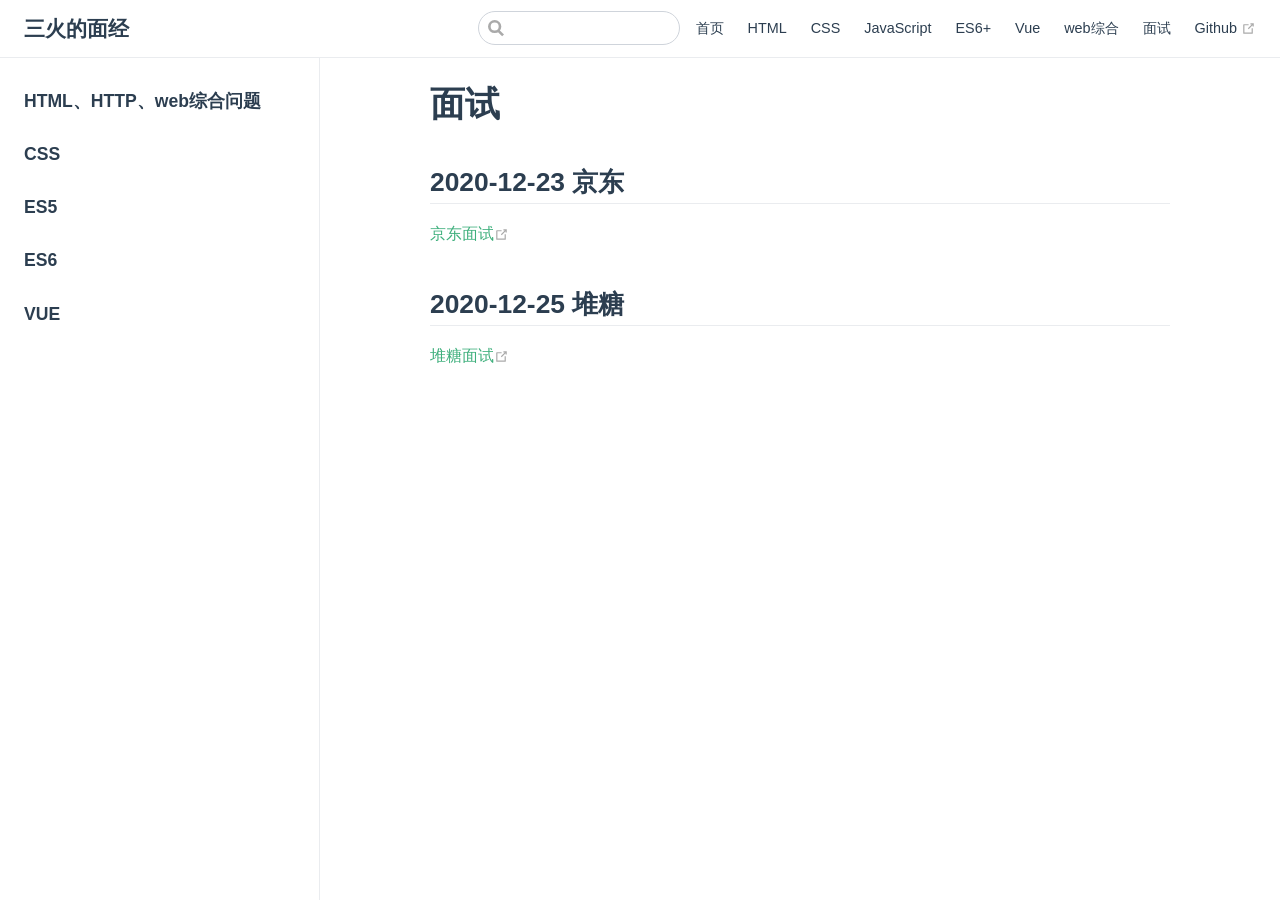
<file: base/test.html>
<!DOCTYPE html>
<html lang="en-US">
  <head>
    <meta charset="utf-8">
    <meta name="viewport" content="width=device-width,initial-scale=1">
    <title>面试 | 三火的面经</title>
    <meta name="generator" content="VuePress 1.7.1">
    
    <meta name="description" content="面包总会有的">
    
    <link rel="preload" href="/assets/css/0.styles.d39761a8.css" as="style"><link rel="preload" href="/assets/js/app.5c8e3a4a.js" as="script"><link rel="preload" href="/assets/js/2.71e058df.js" as="script"><link rel="preload" href="/assets/js/13.c53aac3c.js" as="script"><link rel="prefetch" href="/assets/js/10.15e7d479.js"><link rel="prefetch" href="/assets/js/11.6be2600e.js"><link rel="prefetch" href="/assets/js/12.b61d0f02.js"><link rel="prefetch" href="/assets/js/14.cc584974.js"><link rel="prefetch" href="/assets/js/15.d7a5589b.js"><link rel="prefetch" href="/assets/js/16.b0b13934.js"><link rel="prefetch" href="/assets/js/3.1490352f.js"><link rel="prefetch" href="/assets/js/4.d6949b90.js"><link rel="prefetch" href="/assets/js/5.973b2db8.js"><link rel="prefetch" href="/assets/js/6.ffe6f60a.js"><link rel="prefetch" href="/assets/js/7.b4e343ac.js"><link rel="prefetch" href="/assets/js/8.21ff650c.js"><link rel="prefetch" href="/assets/js/9.88ee3ad8.js">
    <link rel="stylesheet" href="/assets/css/0.styles.d39761a8.css">
  </head>
  <body>
    <div id="app" data-server-rendered="true"><div class="theme-container"><header class="navbar"><div class="sidebar-button"><svg xmlns="http://www.w3.org/2000/svg" aria-hidden="true" role="img" viewBox="0 0 448 512" class="icon"><path fill="currentColor" d="M436 124H12c-6.627 0-12-5.373-12-12V80c0-6.627 5.373-12 12-12h424c6.627 0 12 5.373 12 12v32c0 6.627-5.373 12-12 12zm0 160H12c-6.627 0-12-5.373-12-12v-32c0-6.627 5.373-12 12-12h424c6.627 0 12 5.373 12 12v32c0 6.627-5.373 12-12 12zm0 160H12c-6.627 0-12-5.373-12-12v-32c0-6.627 5.373-12 12-12h424c6.627 0 12 5.373 12 12v32c0 6.627-5.373 12-12 12z"></path></svg></div> <a href="/" class="home-link router-link-active"><!----> <span class="site-name">三火的面经</span></a> <div class="links"><div class="search-box"><input aria-label="Search" autocomplete="off" spellcheck="false" value=""> <!----></div> <nav class="nav-links can-hide"><div class="nav-item"><a href="/" class="nav-link">
  首页
</a></div><div class="nav-item"><a href="/base/html.html" class="nav-link">
  HTML
</a></div><div class="nav-item"><a href="/base/css.html" class="nav-link">
  CSS
</a></div><div class="nav-item"><a href="/base/es5.html" class="nav-link">
  JavaScript
</a></div><div class="nav-item"><a href="/base/es6.html" class="nav-link">
  ES6+
</a></div><div class="nav-item"><a href="/base/vue.html" class="nav-link">
  Vue
</a></div><div class="nav-item"><a href="/base/base.html" class="nav-link">
  web综合
</a></div><div class="nav-item"><a href="/test/test1.html" class="nav-link">
  面试
</a></div><div class="nav-item"><a href="https://github.com/yqwertb" target="_blank" rel="noopener noreferrer" class="nav-link external">
  Github
  <span><svg xmlns="http://www.w3.org/2000/svg" aria-hidden="true" focusable="false" x="0px" y="0px" viewBox="0 0 100 100" width="15" height="15" class="icon outbound"><path fill="currentColor" d="M18.8,85.1h56l0,0c2.2,0,4-1.8,4-4v-32h-8v28h-48v-48h28v-8h-32l0,0c-2.2,0-4,1.8-4,4v56C14.8,83.3,16.6,85.1,18.8,85.1z"></path> <polygon fill="currentColor" points="45.7,48.7 51.3,54.3 77.2,28.5 77.2,37.2 85.2,37.2 85.2,14.9 62.8,14.9 62.8,22.9 71.5,22.9"></polygon></svg> <span class="sr-only">(opens new window)</span></span></a></div> <!----></nav></div></header> <div class="sidebar-mask"></div> <aside class="sidebar"><nav class="nav-links"><div class="nav-item"><a href="/" class="nav-link">
  首页
</a></div><div class="nav-item"><a href="/base/html.html" class="nav-link">
  HTML
</a></div><div class="nav-item"><a href="/base/css.html" class="nav-link">
  CSS
</a></div><div class="nav-item"><a href="/base/es5.html" class="nav-link">
  JavaScript
</a></div><div class="nav-item"><a href="/base/es6.html" class="nav-link">
  ES6+
</a></div><div class="nav-item"><a href="/base/vue.html" class="nav-link">
  Vue
</a></div><div class="nav-item"><a href="/base/base.html" class="nav-link">
  web综合
</a></div><div class="nav-item"><a href="/test/test1.html" class="nav-link">
  面试
</a></div><div class="nav-item"><a href="https://github.com/yqwertb" target="_blank" rel="noopener noreferrer" class="nav-link external">
  Github
  <span><svg xmlns="http://www.w3.org/2000/svg" aria-hidden="true" focusable="false" x="0px" y="0px" viewBox="0 0 100 100" width="15" height="15" class="icon outbound"><path fill="currentColor" d="M18.8,85.1h56l0,0c2.2,0,4-1.8,4-4v-32h-8v28h-48v-48h28v-8h-32l0,0c-2.2,0-4,1.8-4,4v56C14.8,83.3,16.6,85.1,18.8,85.1z"></path> <polygon fill="currentColor" points="45.7,48.7 51.3,54.3 77.2,28.5 77.2,37.2 85.2,37.2 85.2,14.9 62.8,14.9 62.8,22.9 71.5,22.9"></polygon></svg> <span class="sr-only">(opens new window)</span></span></a></div> <!----></nav>  <ul class="sidebar-links"><li><a href="/base/html.html" class="sidebar-link">HTML、HTTP、web综合问题</a></li><li><a href="/base/css.html" class="sidebar-link">CSS</a></li><li><a href="/base/es5.html" class="sidebar-link">ES5</a></li><li><a href="/base/es6.html" class="sidebar-link">ES6</a></li><li><a href="/base/vue.html" class="sidebar-link">VUE</a></li></ul> </aside> <main class="page"> <div class="theme-default-content content__default"><h1 id="面试"><a href="#面试" class="header-anchor">#</a> 面试</h1> <h2 id="_2020-12-23-京东"><a href="#_2020-12-23-京东" class="header-anchor">#</a> 2020-12-23 京东</h2> <p><a href="https://chance.wodeyyb.cn/test/test1.html" target="_blank" rel="noopener noreferrer">京东面试<span><svg xmlns="http://www.w3.org/2000/svg" aria-hidden="true" focusable="false" x="0px" y="0px" viewBox="0 0 100 100" width="15" height="15" class="icon outbound"><path fill="currentColor" d="M18.8,85.1h56l0,0c2.2,0,4-1.8,4-4v-32h-8v28h-48v-48h28v-8h-32l0,0c-2.2,0-4,1.8-4,4v56C14.8,83.3,16.6,85.1,18.8,85.1z"></path> <polygon fill="currentColor" points="45.7,48.7 51.3,54.3 77.2,28.5 77.2,37.2 85.2,37.2 85.2,14.9 62.8,14.9 62.8,22.9 71.5,22.9"></polygon></svg> <span class="sr-only">(opens new window)</span></span></a></p> <h2 id="_2020-12-25-堆糖"><a href="#_2020-12-25-堆糖" class="header-anchor">#</a> 2020-12-25 堆糖</h2> <p><a href="https://chance.wodeyyb.cn/test/test2.html" target="_blank" rel="noopener noreferrer">堆糖面试<span><svg xmlns="http://www.w3.org/2000/svg" aria-hidden="true" focusable="false" x="0px" y="0px" viewBox="0 0 100 100" width="15" height="15" class="icon outbound"><path fill="currentColor" d="M18.8,85.1h56l0,0c2.2,0,4-1.8,4-4v-32h-8v28h-48v-48h28v-8h-32l0,0c-2.2,0-4,1.8-4,4v56C14.8,83.3,16.6,85.1,18.8,85.1z"></path> <polygon fill="currentColor" points="45.7,48.7 51.3,54.3 77.2,28.5 77.2,37.2 85.2,37.2 85.2,14.9 62.8,14.9 62.8,22.9 71.5,22.9"></polygon></svg> <span class="sr-only">(opens new window)</span></span></a></p></div> <footer class="page-edit"><!----> <!----></footer> <!----> </main></div><div class="global-ui"></div></div>
    <script src="/assets/js/app.5c8e3a4a.js" defer></script><script src="/assets/js/2.71e058df.js" defer></script><script src="/assets/js/13.c53aac3c.js" defer></script>
  </body>
</html>
</file>
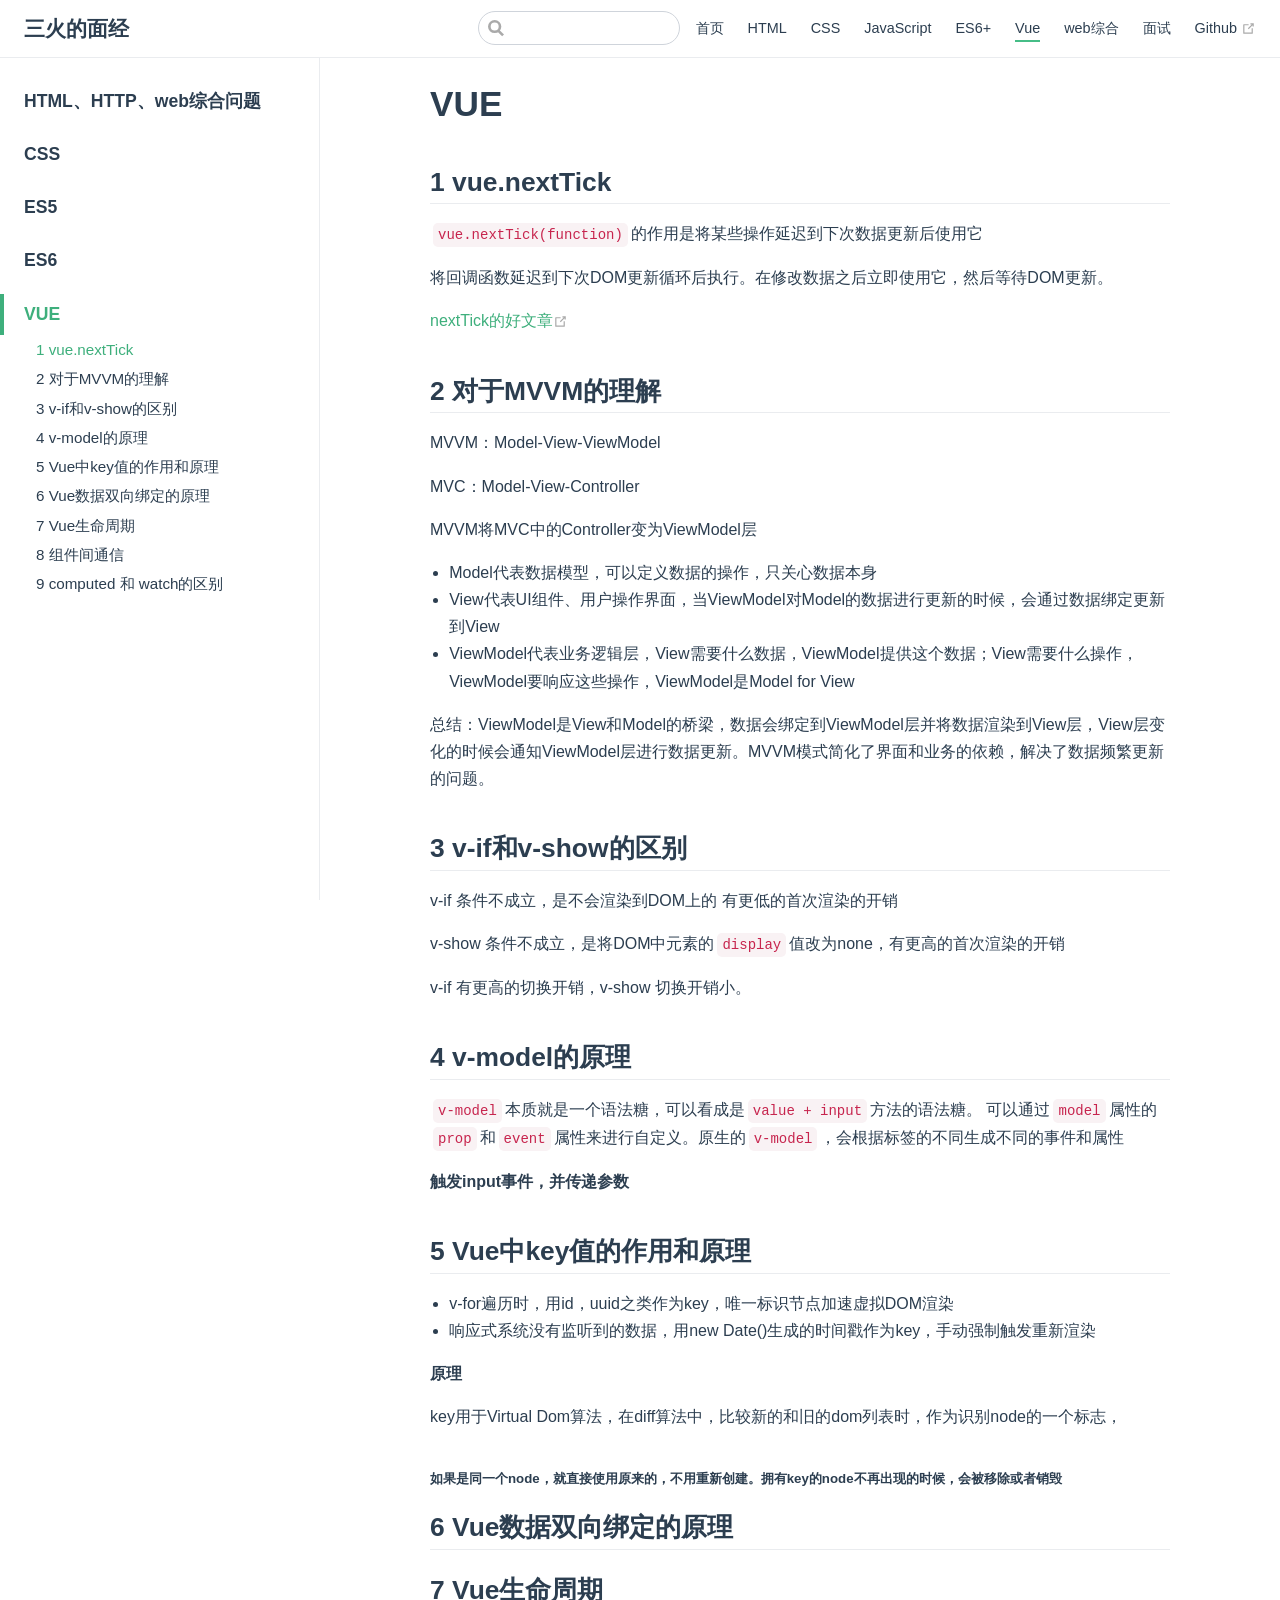
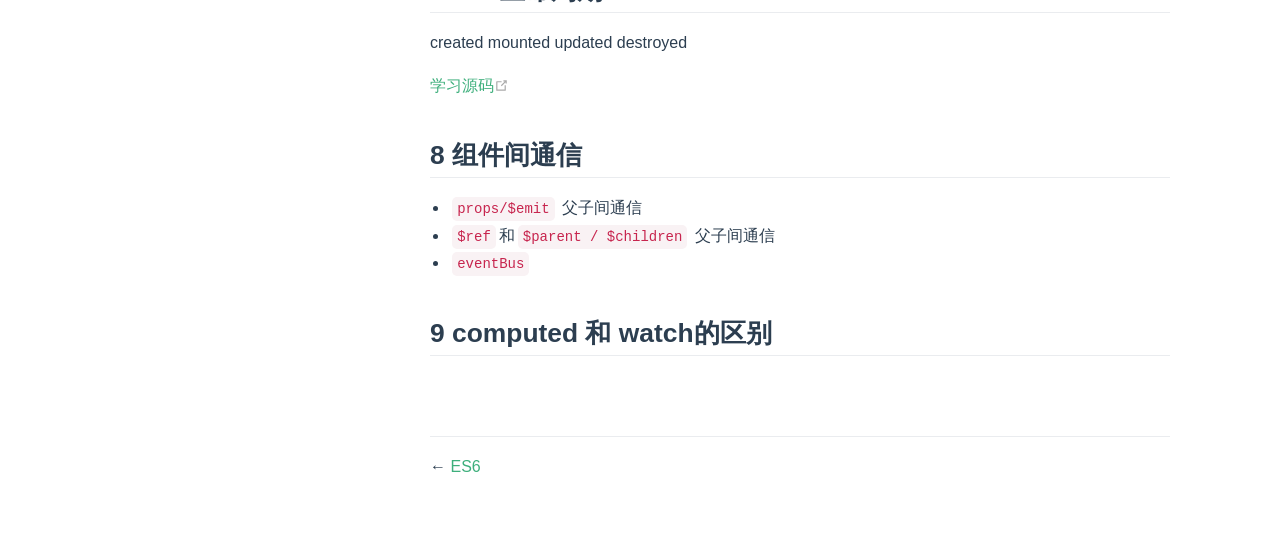
<file: base/vue.html>
<!DOCTYPE html>
<html lang="en-US">
  <head>
    <meta charset="utf-8">
    <meta name="viewport" content="width=device-width,initial-scale=1">
    <title>VUE | 三火的面经</title>
    <meta name="generator" content="VuePress 1.7.1">
    
    <meta name="description" content="面包总会有的">
    
    <link rel="preload" href="/assets/css/0.styles.d39761a8.css" as="style"><link rel="preload" href="/assets/js/app.5c8e3a4a.js" as="script"><link rel="preload" href="/assets/js/2.71e058df.js" as="script"><link rel="preload" href="/assets/js/14.cc584974.js" as="script"><link rel="prefetch" href="/assets/js/10.15e7d479.js"><link rel="prefetch" href="/assets/js/11.6be2600e.js"><link rel="prefetch" href="/assets/js/12.b61d0f02.js"><link rel="prefetch" href="/assets/js/13.c53aac3c.js"><link rel="prefetch" href="/assets/js/15.d7a5589b.js"><link rel="prefetch" href="/assets/js/16.b0b13934.js"><link rel="prefetch" href="/assets/js/3.1490352f.js"><link rel="prefetch" href="/assets/js/4.d6949b90.js"><link rel="prefetch" href="/assets/js/5.973b2db8.js"><link rel="prefetch" href="/assets/js/6.ffe6f60a.js"><link rel="prefetch" href="/assets/js/7.b4e343ac.js"><link rel="prefetch" href="/assets/js/8.21ff650c.js"><link rel="prefetch" href="/assets/js/9.88ee3ad8.js">
    <link rel="stylesheet" href="/assets/css/0.styles.d39761a8.css">
  </head>
  <body>
    <div id="app" data-server-rendered="true"><div class="theme-container"><header class="navbar"><div class="sidebar-button"><svg xmlns="http://www.w3.org/2000/svg" aria-hidden="true" role="img" viewBox="0 0 448 512" class="icon"><path fill="currentColor" d="M436 124H12c-6.627 0-12-5.373-12-12V80c0-6.627 5.373-12 12-12h424c6.627 0 12 5.373 12 12v32c0 6.627-5.373 12-12 12zm0 160H12c-6.627 0-12-5.373-12-12v-32c0-6.627 5.373-12 12-12h424c6.627 0 12 5.373 12 12v32c0 6.627-5.373 12-12 12zm0 160H12c-6.627 0-12-5.373-12-12v-32c0-6.627 5.373-12 12-12h424c6.627 0 12 5.373 12 12v32c0 6.627-5.373 12-12 12z"></path></svg></div> <a href="/" class="home-link router-link-active"><!----> <span class="site-name">三火的面经</span></a> <div class="links"><div class="search-box"><input aria-label="Search" autocomplete="off" spellcheck="false" value=""> <!----></div> <nav class="nav-links can-hide"><div class="nav-item"><a href="/" class="nav-link">
  首页
</a></div><div class="nav-item"><a href="/base/html.html" class="nav-link">
  HTML
</a></div><div class="nav-item"><a href="/base/css.html" class="nav-link">
  CSS
</a></div><div class="nav-item"><a href="/base/es5.html" class="nav-link">
  JavaScript
</a></div><div class="nav-item"><a href="/base/es6.html" class="nav-link">
  ES6+
</a></div><div class="nav-item"><a href="/base/vue.html" aria-current="page" class="nav-link router-link-exact-active router-link-active">
  Vue
</a></div><div class="nav-item"><a href="/base/base.html" class="nav-link">
  web综合
</a></div><div class="nav-item"><a href="/test/test1.html" class="nav-link">
  面试
</a></div><div class="nav-item"><a href="https://github.com/yqwertb" target="_blank" rel="noopener noreferrer" class="nav-link external">
  Github
  <span><svg xmlns="http://www.w3.org/2000/svg" aria-hidden="true" focusable="false" x="0px" y="0px" viewBox="0 0 100 100" width="15" height="15" class="icon outbound"><path fill="currentColor" d="M18.8,85.1h56l0,0c2.2,0,4-1.8,4-4v-32h-8v28h-48v-48h28v-8h-32l0,0c-2.2,0-4,1.8-4,4v56C14.8,83.3,16.6,85.1,18.8,85.1z"></path> <polygon fill="currentColor" points="45.7,48.7 51.3,54.3 77.2,28.5 77.2,37.2 85.2,37.2 85.2,14.9 62.8,14.9 62.8,22.9 71.5,22.9"></polygon></svg> <span class="sr-only">(opens new window)</span></span></a></div> <!----></nav></div></header> <div class="sidebar-mask"></div> <aside class="sidebar"><nav class="nav-links"><div class="nav-item"><a href="/" class="nav-link">
  首页
</a></div><div class="nav-item"><a href="/base/html.html" class="nav-link">
  HTML
</a></div><div class="nav-item"><a href="/base/css.html" class="nav-link">
  CSS
</a></div><div class="nav-item"><a href="/base/es5.html" class="nav-link">
  JavaScript
</a></div><div class="nav-item"><a href="/base/es6.html" class="nav-link">
  ES6+
</a></div><div class="nav-item"><a href="/base/vue.html" aria-current="page" class="nav-link router-link-exact-active router-link-active">
  Vue
</a></div><div class="nav-item"><a href="/base/base.html" class="nav-link">
  web综合
</a></div><div class="nav-item"><a href="/test/test1.html" class="nav-link">
  面试
</a></div><div class="nav-item"><a href="https://github.com/yqwertb" target="_blank" rel="noopener noreferrer" class="nav-link external">
  Github
  <span><svg xmlns="http://www.w3.org/2000/svg" aria-hidden="true" focusable="false" x="0px" y="0px" viewBox="0 0 100 100" width="15" height="15" class="icon outbound"><path fill="currentColor" d="M18.8,85.1h56l0,0c2.2,0,4-1.8,4-4v-32h-8v28h-48v-48h28v-8h-32l0,0c-2.2,0-4,1.8-4,4v56C14.8,83.3,16.6,85.1,18.8,85.1z"></path> <polygon fill="currentColor" points="45.7,48.7 51.3,54.3 77.2,28.5 77.2,37.2 85.2,37.2 85.2,14.9 62.8,14.9 62.8,22.9 71.5,22.9"></polygon></svg> <span class="sr-only">(opens new window)</span></span></a></div> <!----></nav>  <ul class="sidebar-links"><li><a href="/base/html.html" class="sidebar-link">HTML、HTTP、web综合问题</a></li><li><a href="/base/css.html" class="sidebar-link">CSS</a></li><li><a href="/base/es5.html" class="sidebar-link">ES5</a></li><li><a href="/base/es6.html" class="sidebar-link">ES6</a></li><li><a href="/base/vue.html" aria-current="page" class="active sidebar-link">VUE</a><ul class="sidebar-sub-headers"><li class="sidebar-sub-header"><a href="/base/vue.html#_1-vue-nexttick" class="sidebar-link">1 vue.nextTick</a></li><li class="sidebar-sub-header"><a href="/base/vue.html#_2-对于mvvm的理解" class="sidebar-link">2 对于MVVM的理解</a></li><li class="sidebar-sub-header"><a href="/base/vue.html#_3-v-if和v-show的区别" class="sidebar-link">3 v-if和v-show的区别</a></li><li class="sidebar-sub-header"><a href="/base/vue.html#_4-v-model的原理" class="sidebar-link">4 v-model的原理</a></li><li class="sidebar-sub-header"><a href="/base/vue.html#_5-vue中key值的作用和原理" class="sidebar-link">5 Vue中key值的作用和原理</a></li><li class="sidebar-sub-header"><a href="/base/vue.html#_6-vue数据双向绑定的原理" class="sidebar-link">6 Vue数据双向绑定的原理</a></li><li class="sidebar-sub-header"><a href="/base/vue.html#_7-vue生命周期" class="sidebar-link">7 Vue生命周期</a></li><li class="sidebar-sub-header"><a href="/base/vue.html#_8-组件间通信" class="sidebar-link">8 组件间通信</a></li><li class="sidebar-sub-header"><a href="/base/vue.html#_9-computed-和-watch的区别" class="sidebar-link">9 computed 和 watch的区别</a></li></ul></li></ul> </aside> <main class="page"> <div class="theme-default-content content__default"><h1 id="vue"><a href="#vue" class="header-anchor">#</a> VUE</h1> <h2 id="_1-vue-nexttick"><a href="#_1-vue-nexttick" class="header-anchor">#</a> 1 vue.nextTick</h2> <p><code>vue.nextTick(function)</code>的作用是将某些操作延迟到下次数据更新后使用它</p> <p>将回调函数延迟到下次DOM更新循环后执行。在修改数据之后立即使用它，然后等待DOM更新。</p> <p><a href="https://libin1991.github.io/2017/10/21/%E9%9D%A2%E8%AF%95%E4%B9%8BVue-nextTick%E5%8E%9F%E7%90%86/" target="_blank" rel="noopener noreferrer">nextTick的好文章<span><svg xmlns="http://www.w3.org/2000/svg" aria-hidden="true" focusable="false" x="0px" y="0px" viewBox="0 0 100 100" width="15" height="15" class="icon outbound"><path fill="currentColor" d="M18.8,85.1h56l0,0c2.2,0,4-1.8,4-4v-32h-8v28h-48v-48h28v-8h-32l0,0c-2.2,0-4,1.8-4,4v56C14.8,83.3,16.6,85.1,18.8,85.1z"></path> <polygon fill="currentColor" points="45.7,48.7 51.3,54.3 77.2,28.5 77.2,37.2 85.2,37.2 85.2,14.9 62.8,14.9 62.8,22.9 71.5,22.9"></polygon></svg> <span class="sr-only">(opens new window)</span></span></a></p> <h2 id="_2-对于mvvm的理解"><a href="#_2-对于mvvm的理解" class="header-anchor">#</a> 2 对于MVVM的理解</h2> <p>MVVM：Model-View-ViewModel</p> <p>MVC：Model-View-Controller</p> <p>MVVM将MVC中的Controller变为ViewModel层</p> <ul><li>Model代表数据模型，可以定义数据的操作，只关心数据本身</li> <li>View代表UI组件、用户操作界面，当ViewModel对Model的数据进行更新的时候，会通过数据绑定更新到View</li> <li>ViewModel代表业务逻辑层，View需要什么数据，ViewModel提供这个数据；View需要什么操作，ViewModel要响应这些操作，ViewModel是Model for View</li></ul> <p>总结：ViewModel是View和Model的桥梁，数据会绑定到ViewModel层并将数据渲染到View层，View层变化的时候会通知ViewModel层进行数据更新。MVVM模式简化了界面和业务的依赖，解决了数据频繁更新的问题。</p> <h2 id="_3-v-if和v-show的区别"><a href="#_3-v-if和v-show的区别" class="header-anchor">#</a> 3 v-if和v-show的区别</h2> <p>v-if 条件不成立，是不会渲染到DOM上的 有更低的首次渲染的开销</p> <p>v-show 条件不成立，是将DOM中元素的<code>display</code>值改为none，有更高的首次渲染的开销</p> <p>v-if 有更高的切换开销，v-show 切换开销小。</p> <h2 id="_4-v-model的原理"><a href="#_4-v-model的原理" class="header-anchor">#</a> 4 v-model的原理</h2> <p><code>v-model</code>本质就是一个语法糖，可以看成是<code>value + input</code>方法的语法糖。 可以通过<code>model</code>属性的<code>prop</code>和<code>event</code>属性来进行自定义。原生的<code>v-model</code>，会根据标签的不同生成不同的事件和属性</p> <p><strong>触发input事件，并传递参数</strong></p> <h2 id="_5-vue中key值的作用和原理"><a href="#_5-vue中key值的作用和原理" class="header-anchor">#</a> 5 Vue中key值的作用和原理</h2> <ul><li>v-for遍历时，用id，uuid之类作为key，唯一标识节点加速虚拟DOM渲染</li> <li>响应式系统没有监听到的数据，用new Date()生成的时间戳作为key，手动强制触发重新渲染</li></ul> <p><strong>原理</strong></p> <p>key用于Virtual Dom算法，在diff算法中，比较新的和旧的dom列表时，作为识别node的一个标志，</p> <h5 id="如果是同一个node-就直接使用原来的-不用重新创建。拥有key的node不再出现的时候-会被移除或者销毁"><a href="#如果是同一个node-就直接使用原来的-不用重新创建。拥有key的node不再出现的时候-会被移除或者销毁" class="header-anchor">#</a> 如果是同一个node，就直接使用原来的，不用重新创建。拥有key的node不再出现的时候，会被移除或者销毁</h5> <h2 id="_6-vue数据双向绑定的原理"><a href="#_6-vue数据双向绑定的原理" class="header-anchor">#</a> 6 Vue数据双向绑定的原理</h2> <h2 id="_7-vue生命周期"><a href="#_7-vue生命周期" class="header-anchor">#</a> 7 Vue生命周期</h2> <p>created mounted updated destroyed</p> <p><a href="https://segmentfault.com/a/1190000013579739" target="_blank" rel="noopener noreferrer">学习源码<span><svg xmlns="http://www.w3.org/2000/svg" aria-hidden="true" focusable="false" x="0px" y="0px" viewBox="0 0 100 100" width="15" height="15" class="icon outbound"><path fill="currentColor" d="M18.8,85.1h56l0,0c2.2,0,4-1.8,4-4v-32h-8v28h-48v-48h28v-8h-32l0,0c-2.2,0-4,1.8-4,4v56C14.8,83.3,16.6,85.1,18.8,85.1z"></path> <polygon fill="currentColor" points="45.7,48.7 51.3,54.3 77.2,28.5 77.2,37.2 85.2,37.2 85.2,14.9 62.8,14.9 62.8,22.9 71.5,22.9"></polygon></svg> <span class="sr-only">(opens new window)</span></span></a></p> <h2 id="_8-组件间通信"><a href="#_8-组件间通信" class="header-anchor">#</a> 8 组件间通信</h2> <ul><li><code>props/$emit</code> 父子间通信</li> <li><code>$ref</code>和<code>$parent / $children</code> 父子间通信</li> <li><code>eventBus</code></li></ul> <h2 id="_9-computed-和-watch的区别"><a href="#_9-computed-和-watch的区别" class="header-anchor">#</a> 9 computed 和 watch的区别</h2></div> <footer class="page-edit"><!----> <!----></footer> <div class="page-nav"><p class="inner"><span class="prev">
      ←
      <a href="/base/es6.html" class="prev">
        ES6
      </a></span> <!----></p></div> </main></div><div class="global-ui"></div></div>
    <script src="/assets/js/app.5c8e3a4a.js" defer></script><script src="/assets/js/2.71e058df.js" defer></script><script src="/assets/js/14.cc584974.js" defer></script>
  </body>
</html>
</file>
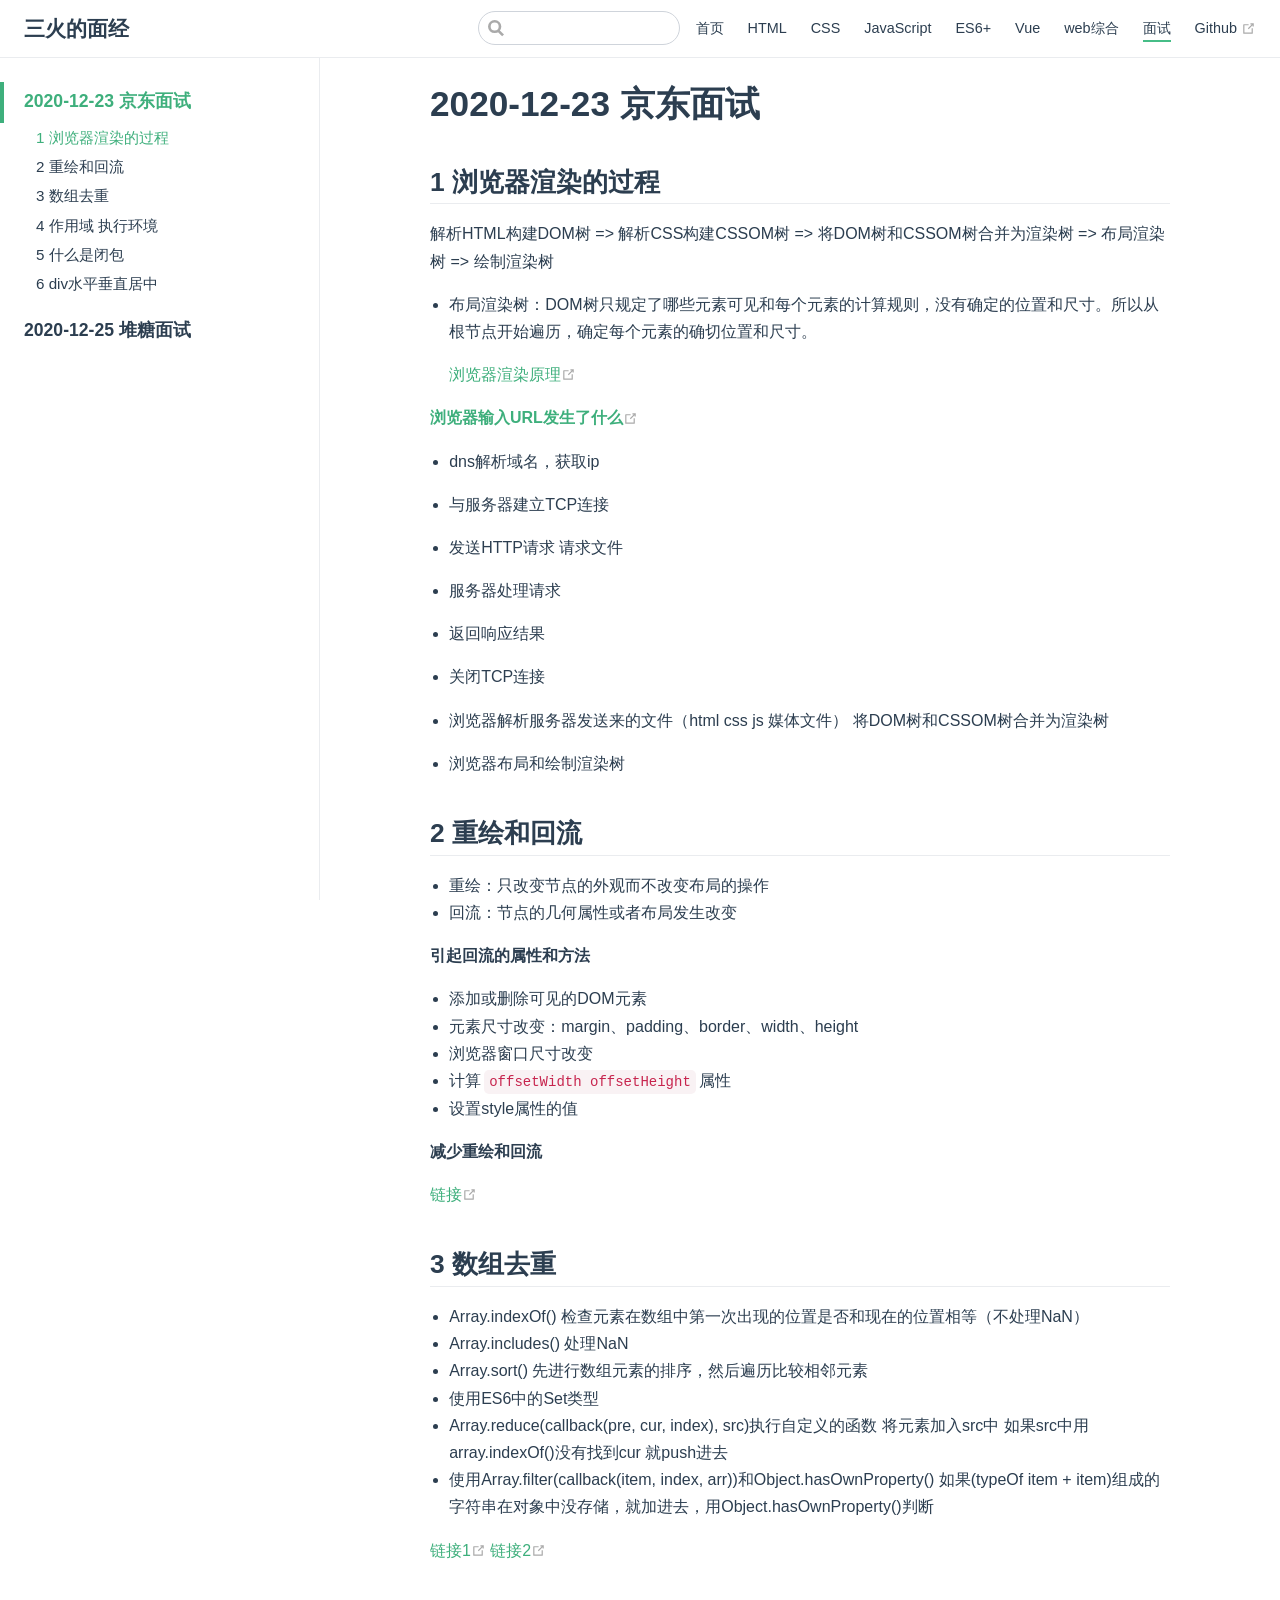
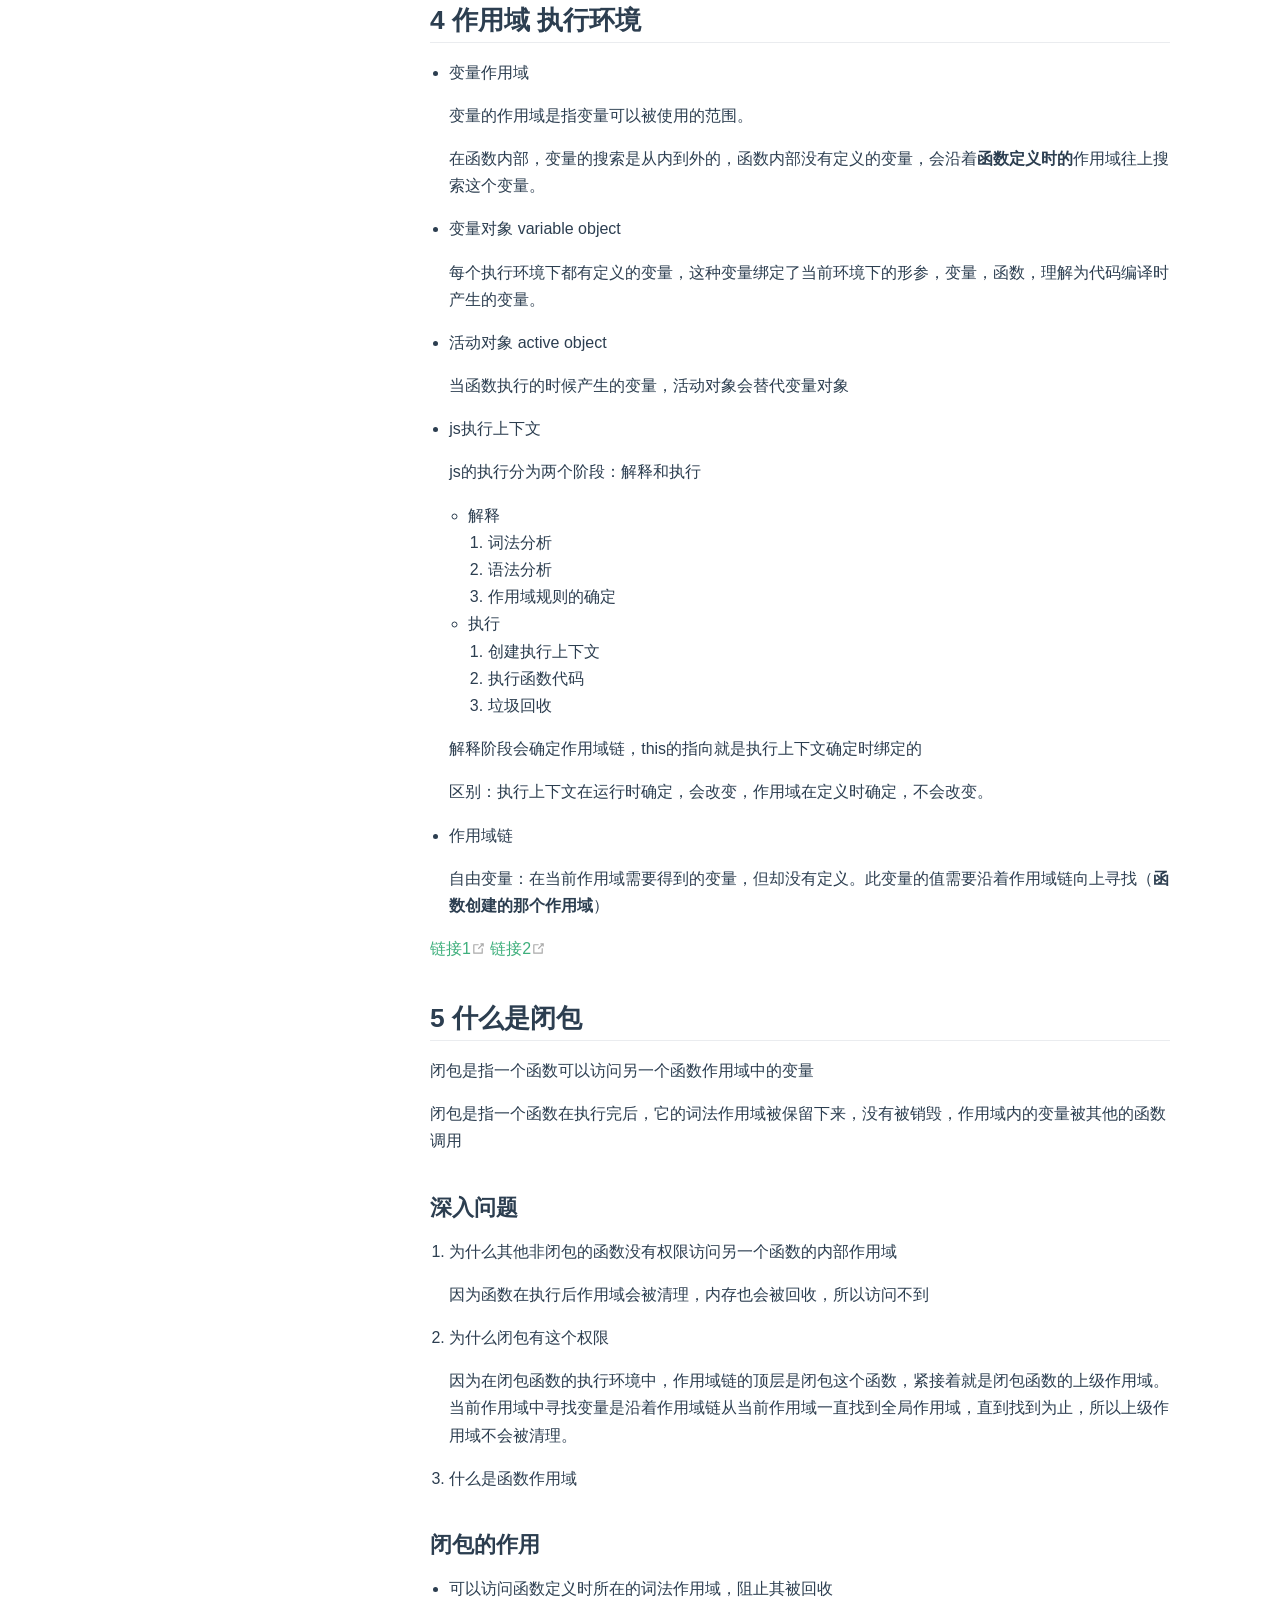
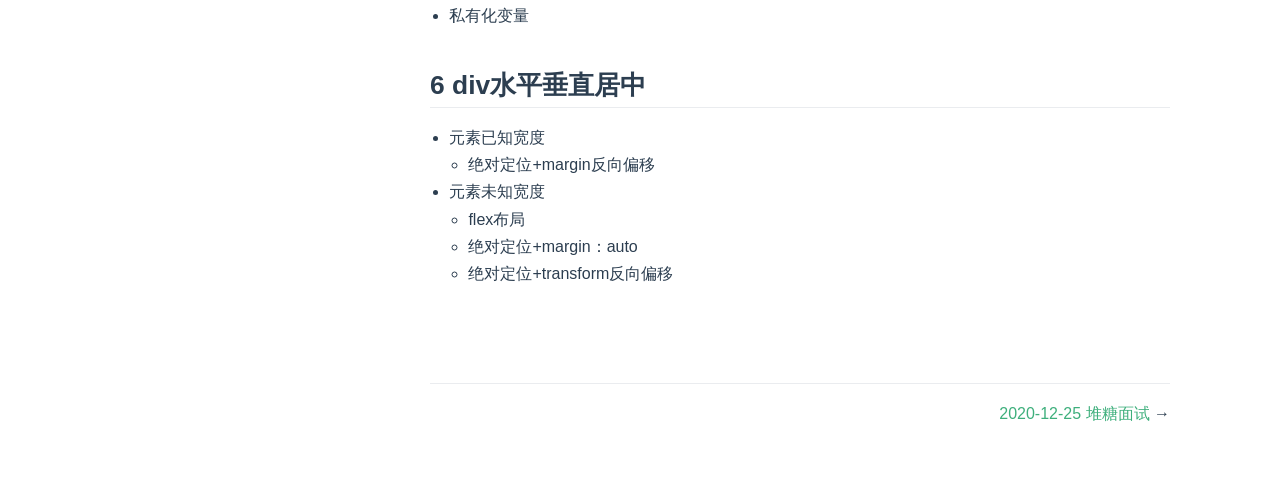
<file: test/test1.html>
<!DOCTYPE html>
<html lang="en-US">
  <head>
    <meta charset="utf-8">
    <meta name="viewport" content="width=device-width,initial-scale=1">
    <title>2020-12-23 京东面试 | 三火的面经</title>
    <meta name="generator" content="VuePress 1.7.1">
    
    <meta name="description" content="面包总会有的">
    
    <link rel="preload" href="/assets/css/0.styles.d39761a8.css" as="style"><link rel="preload" href="/assets/js/app.5c8e3a4a.js" as="script"><link rel="preload" href="/assets/js/2.71e058df.js" as="script"><link rel="preload" href="/assets/js/15.d7a5589b.js" as="script"><link rel="prefetch" href="/assets/js/10.15e7d479.js"><link rel="prefetch" href="/assets/js/11.6be2600e.js"><link rel="prefetch" href="/assets/js/12.b61d0f02.js"><link rel="prefetch" href="/assets/js/13.c53aac3c.js"><link rel="prefetch" href="/assets/js/14.cc584974.js"><link rel="prefetch" href="/assets/js/16.b0b13934.js"><link rel="prefetch" href="/assets/js/3.1490352f.js"><link rel="prefetch" href="/assets/js/4.d6949b90.js"><link rel="prefetch" href="/assets/js/5.973b2db8.js"><link rel="prefetch" href="/assets/js/6.ffe6f60a.js"><link rel="prefetch" href="/assets/js/7.b4e343ac.js"><link rel="prefetch" href="/assets/js/8.21ff650c.js"><link rel="prefetch" href="/assets/js/9.88ee3ad8.js">
    <link rel="stylesheet" href="/assets/css/0.styles.d39761a8.css">
  </head>
  <body>
    <div id="app" data-server-rendered="true"><div class="theme-container"><header class="navbar"><div class="sidebar-button"><svg xmlns="http://www.w3.org/2000/svg" aria-hidden="true" role="img" viewBox="0 0 448 512" class="icon"><path fill="currentColor" d="M436 124H12c-6.627 0-12-5.373-12-12V80c0-6.627 5.373-12 12-12h424c6.627 0 12 5.373 12 12v32c0 6.627-5.373 12-12 12zm0 160H12c-6.627 0-12-5.373-12-12v-32c0-6.627 5.373-12 12-12h424c6.627 0 12 5.373 12 12v32c0 6.627-5.373 12-12 12zm0 160H12c-6.627 0-12-5.373-12-12v-32c0-6.627 5.373-12 12-12h424c6.627 0 12 5.373 12 12v32c0 6.627-5.373 12-12 12z"></path></svg></div> <a href="/" class="home-link router-link-active"><!----> <span class="site-name">三火的面经</span></a> <div class="links"><div class="search-box"><input aria-label="Search" autocomplete="off" spellcheck="false" value=""> <!----></div> <nav class="nav-links can-hide"><div class="nav-item"><a href="/" class="nav-link">
  首页
</a></div><div class="nav-item"><a href="/base/html.html" class="nav-link">
  HTML
</a></div><div class="nav-item"><a href="/base/css.html" class="nav-link">
  CSS
</a></div><div class="nav-item"><a href="/base/es5.html" class="nav-link">
  JavaScript
</a></div><div class="nav-item"><a href="/base/es6.html" class="nav-link">
  ES6+
</a></div><div class="nav-item"><a href="/base/vue.html" class="nav-link">
  Vue
</a></div><div class="nav-item"><a href="/base/base.html" class="nav-link">
  web综合
</a></div><div class="nav-item"><a href="/test/test1.html" aria-current="page" class="nav-link router-link-exact-active router-link-active">
  面试
</a></div><div class="nav-item"><a href="https://github.com/yqwertb" target="_blank" rel="noopener noreferrer" class="nav-link external">
  Github
  <span><svg xmlns="http://www.w3.org/2000/svg" aria-hidden="true" focusable="false" x="0px" y="0px" viewBox="0 0 100 100" width="15" height="15" class="icon outbound"><path fill="currentColor" d="M18.8,85.1h56l0,0c2.2,0,4-1.8,4-4v-32h-8v28h-48v-48h28v-8h-32l0,0c-2.2,0-4,1.8-4,4v56C14.8,83.3,16.6,85.1,18.8,85.1z"></path> <polygon fill="currentColor" points="45.7,48.7 51.3,54.3 77.2,28.5 77.2,37.2 85.2,37.2 85.2,14.9 62.8,14.9 62.8,22.9 71.5,22.9"></polygon></svg> <span class="sr-only">(opens new window)</span></span></a></div> <!----></nav></div></header> <div class="sidebar-mask"></div> <aside class="sidebar"><nav class="nav-links"><div class="nav-item"><a href="/" class="nav-link">
  首页
</a></div><div class="nav-item"><a href="/base/html.html" class="nav-link">
  HTML
</a></div><div class="nav-item"><a href="/base/css.html" class="nav-link">
  CSS
</a></div><div class="nav-item"><a href="/base/es5.html" class="nav-link">
  JavaScript
</a></div><div class="nav-item"><a href="/base/es6.html" class="nav-link">
  ES6+
</a></div><div class="nav-item"><a href="/base/vue.html" class="nav-link">
  Vue
</a></div><div class="nav-item"><a href="/base/base.html" class="nav-link">
  web综合
</a></div><div class="nav-item"><a href="/test/test1.html" aria-current="page" class="nav-link router-link-exact-active router-link-active">
  面试
</a></div><div class="nav-item"><a href="https://github.com/yqwertb" target="_blank" rel="noopener noreferrer" class="nav-link external">
  Github
  <span><svg xmlns="http://www.w3.org/2000/svg" aria-hidden="true" focusable="false" x="0px" y="0px" viewBox="0 0 100 100" width="15" height="15" class="icon outbound"><path fill="currentColor" d="M18.8,85.1h56l0,0c2.2,0,4-1.8,4-4v-32h-8v28h-48v-48h28v-8h-32l0,0c-2.2,0-4,1.8-4,4v56C14.8,83.3,16.6,85.1,18.8,85.1z"></path> <polygon fill="currentColor" points="45.7,48.7 51.3,54.3 77.2,28.5 77.2,37.2 85.2,37.2 85.2,14.9 62.8,14.9 62.8,22.9 71.5,22.9"></polygon></svg> <span class="sr-only">(opens new window)</span></span></a></div> <!----></nav>  <ul class="sidebar-links"><li><a href="/test/test1.html" aria-current="page" class="active sidebar-link">2020-12-23 京东面试</a><ul class="sidebar-sub-headers"><li class="sidebar-sub-header"><a href="/test/test1.html#_1-浏览器渲染的过程" class="sidebar-link">1 浏览器渲染的过程</a></li><li class="sidebar-sub-header"><a href="/test/test1.html#_2-重绘和回流" class="sidebar-link">2 重绘和回流</a></li><li class="sidebar-sub-header"><a href="/test/test1.html#_3-数组去重" class="sidebar-link">3 数组去重</a></li><li class="sidebar-sub-header"><a href="/test/test1.html#_4-作用域-执行环境" class="sidebar-link">4 作用域 执行环境</a></li><li class="sidebar-sub-header"><a href="/test/test1.html#_5-什么是闭包" class="sidebar-link">5 什么是闭包</a></li><li class="sidebar-sub-header"><a href="/test/test1.html#_6-div水平垂直居中" class="sidebar-link">6 div水平垂直居中</a></li></ul></li><li><a href="/test/test2.html" class="sidebar-link">2020-12-25 堆糖面试</a></li></ul> </aside> <main class="page"> <div class="theme-default-content content__default"><h1 id="_2020-12-23-京东面试"><a href="#_2020-12-23-京东面试" class="header-anchor">#</a> 2020-12-23 京东面试</h1> <h2 id="_1-浏览器渲染的过程"><a href="#_1-浏览器渲染的过程" class="header-anchor">#</a> 1 浏览器渲染的过程</h2> <p>解析HTML构建DOM树  =&gt; 解析CSS构建CSSOM树 =&gt; 将DOM树和CSSOM树合并为渲染树 =&gt; 布局渲染树  =&gt; 绘制渲染树</p> <ul><li><p>布局渲染树：DOM树只规定了哪些元素可见和每个元素的计算规则，没有确定的位置和尺寸。所以从根节点开始遍历，确定每个元素的确切位置和尺寸。</p> <p><a href="https://blog.fundebug.com/2019/01/03/understand-browser-rendering/" target="_blank" rel="noopener noreferrer">浏览器渲染原理<span><svg xmlns="http://www.w3.org/2000/svg" aria-hidden="true" focusable="false" x="0px" y="0px" viewBox="0 0 100 100" width="15" height="15" class="icon outbound"><path fill="currentColor" d="M18.8,85.1h56l0,0c2.2,0,4-1.8,4-4v-32h-8v28h-48v-48h28v-8h-32l0,0c-2.2,0-4,1.8-4,4v56C14.8,83.3,16.6,85.1,18.8,85.1z"></path> <polygon fill="currentColor" points="45.7,48.7 51.3,54.3 77.2,28.5 77.2,37.2 85.2,37.2 85.2,14.9 62.8,14.9 62.8,22.9 71.5,22.9"></polygon></svg> <span class="sr-only">(opens new window)</span></span></a></p></li></ul> <p><a href="https://www.xuecaijie.com/it/157.html#1Q64p5DeC8dKFF" target="_blank" rel="noopener noreferrer"><strong>浏览器输入URL发生了什么</strong><span><svg xmlns="http://www.w3.org/2000/svg" aria-hidden="true" focusable="false" x="0px" y="0px" viewBox="0 0 100 100" width="15" height="15" class="icon outbound"><path fill="currentColor" d="M18.8,85.1h56l0,0c2.2,0,4-1.8,4-4v-32h-8v28h-48v-48h28v-8h-32l0,0c-2.2,0-4,1.8-4,4v56C14.8,83.3,16.6,85.1,18.8,85.1z"></path> <polygon fill="currentColor" points="45.7,48.7 51.3,54.3 77.2,28.5 77.2,37.2 85.2,37.2 85.2,14.9 62.8,14.9 62.8,22.9 71.5,22.9"></polygon></svg> <span class="sr-only">(opens new window)</span></span></a></p> <ul><li><p>dns解析域名，获取ip</p></li> <li><p>与服务器建立TCP连接</p></li> <li><p>发送HTTP请求 请求文件</p></li> <li><p>服务器处理请求</p></li> <li><p>返回响应结果</p></li> <li><p>关闭TCP连接</p></li> <li><p>浏览器解析服务器发送来的文件（html css js 媒体文件） 将DOM树和CSSOM树合并为渲染树</p></li> <li><p>浏览器布局和绘制渲染树</p></li></ul> <h2 id="_2-重绘和回流"><a href="#_2-重绘和回流" class="header-anchor">#</a> 2 重绘和回流</h2> <ul><li>重绘：只改变节点的外观而不改变布局的操作</li> <li>回流：节点的几何属性或者布局发生改变</li></ul> <p><strong>引起回流的属性和方法</strong></p> <ul><li>添加或删除可见的DOM元素</li> <li>元素尺寸改变：margin、padding、border、width、height</li> <li>浏览器窗口尺寸改变</li> <li>计算<code>offsetWidth offsetHeight</code>属性</li> <li>设置style属性的值</li></ul> <p><strong>减少重绘和回流</strong></p> <p><a href="https://www.clloz.com/programming/front-end/js/2019/04/25/how-browser-work-2/#i-7" target="_blank" rel="noopener noreferrer">链接<span><svg xmlns="http://www.w3.org/2000/svg" aria-hidden="true" focusable="false" x="0px" y="0px" viewBox="0 0 100 100" width="15" height="15" class="icon outbound"><path fill="currentColor" d="M18.8,85.1h56l0,0c2.2,0,4-1.8,4-4v-32h-8v28h-48v-48h28v-8h-32l0,0c-2.2,0-4,1.8-4,4v56C14.8,83.3,16.6,85.1,18.8,85.1z"></path> <polygon fill="currentColor" points="45.7,48.7 51.3,54.3 77.2,28.5 77.2,37.2 85.2,37.2 85.2,14.9 62.8,14.9 62.8,22.9 71.5,22.9"></polygon></svg> <span class="sr-only">(opens new window)</span></span></a></p> <h2 id="_3-数组去重"><a href="#_3-数组去重" class="header-anchor">#</a> 3 数组去重</h2> <ul><li>Array.indexOf() 检查元素在数组中第一次出现的位置是否和现在的位置相等（不处理NaN）</li> <li>Array.includes() 处理NaN</li> <li>Array.sort() 先进行数组元素的排序，然后遍历比较相邻元素</li> <li>使用ES6中的Set类型</li> <li>Array.reduce(callback(pre, cur, index), src)执行自定义的函数 将元素加入src中  如果src中用array.indexOf()没有找到cur 就push进去</li> <li>使用Array.filter(callback(item, index, arr))和Object.hasOwnProperty()  如果(typeOf item + item)组成的字符串在对象中没存储，就加进去，用Object.hasOwnProperty()判断</li></ul> <p><a href="https://juejin.cn/post/6844903909035769863" target="_blank" rel="noopener noreferrer">链接1<span><svg xmlns="http://www.w3.org/2000/svg" aria-hidden="true" focusable="false" x="0px" y="0px" viewBox="0 0 100 100" width="15" height="15" class="icon outbound"><path fill="currentColor" d="M18.8,85.1h56l0,0c2.2,0,4-1.8,4-4v-32h-8v28h-48v-48h28v-8h-32l0,0c-2.2,0-4,1.8-4,4v56C14.8,83.3,16.6,85.1,18.8,85.1z"></path> <polygon fill="currentColor" points="45.7,48.7 51.3,54.3 77.2,28.5 77.2,37.2 85.2,37.2 85.2,14.9 62.8,14.9 62.8,22.9 71.5,22.9"></polygon></svg> <span class="sr-only">(opens new window)</span></span></a> <a href="https://www.cnblogs.com/wisewrong/p/9642264.html" target="_blank" rel="noopener noreferrer">链接2<span><svg xmlns="http://www.w3.org/2000/svg" aria-hidden="true" focusable="false" x="0px" y="0px" viewBox="0 0 100 100" width="15" height="15" class="icon outbound"><path fill="currentColor" d="M18.8,85.1h56l0,0c2.2,0,4-1.8,4-4v-32h-8v28h-48v-48h28v-8h-32l0,0c-2.2,0-4,1.8-4,4v56C14.8,83.3,16.6,85.1,18.8,85.1z"></path> <polygon fill="currentColor" points="45.7,48.7 51.3,54.3 77.2,28.5 77.2,37.2 85.2,37.2 85.2,14.9 62.8,14.9 62.8,22.9 71.5,22.9"></polygon></svg> <span class="sr-only">(opens new window)</span></span></a></p> <h2 id="_4-作用域-执行环境"><a href="#_4-作用域-执行环境" class="header-anchor">#</a> 4 作用域 执行环境</h2> <ul><li><p>变量作用域</p> <p>变量的作用域是指变量可以被使用的范围。</p> <p>在函数内部，变量的搜索是从内到外的，函数内部没有定义的变量，会沿着<strong>函数定义时的</strong>作用域往上搜索这个变量。</p></li> <li><p>变量对象 variable object</p> <p>每个执行环境下都有定义的变量，这种变量绑定了当前环境下的形参，变量，函数，理解为代码编译时产生的变量。</p></li> <li><p>活动对象 active object</p> <p>当函数执行的时候产生的变量，活动对象会替代变量对象</p></li> <li><p>js执行上下文</p> <p>js的执行分为两个阶段：解释和执行</p> <ul><li>解释
<ol><li>词法分析</li> <li>语法分析</li> <li>作用域规则的确定</li></ol></li> <li>执行
<ol><li>创建执行上下文</li> <li>执行函数代码</li> <li>垃圾回收</li></ol></li></ul> <p>解释阶段会确定作用域链，this的指向就是执行上下文确定时绑定的</p> <p>区别：执行上下文在运行时确定，会改变，作用域在定义时确定，不会改变。</p></li> <li><p>作用域链</p> <p>自由变量：在当前作用域需要得到的变量，但却没有定义。此变量的值需要沿着作用域链向上寻找（<strong>函数创建的那个作用域</strong>）</p></li></ul> <p><a href="https://www.lagou.com/lgeduarticle/21610.html" target="_blank" rel="noopener noreferrer">链接1<span><svg xmlns="http://www.w3.org/2000/svg" aria-hidden="true" focusable="false" x="0px" y="0px" viewBox="0 0 100 100" width="15" height="15" class="icon outbound"><path fill="currentColor" d="M18.8,85.1h56l0,0c2.2,0,4-1.8,4-4v-32h-8v28h-48v-48h28v-8h-32l0,0c-2.2,0-4,1.8-4,4v56C14.8,83.3,16.6,85.1,18.8,85.1z"></path> <polygon fill="currentColor" points="45.7,48.7 51.3,54.3 77.2,28.5 77.2,37.2 85.2,37.2 85.2,14.9 62.8,14.9 62.8,22.9 71.5,22.9"></polygon></svg> <span class="sr-only">(opens new window)</span></span></a> <a href="https://blog.fundebug.com/2019/03/15/understand-javascript-scope/" target="_blank" rel="noopener noreferrer">链接2<span><svg xmlns="http://www.w3.org/2000/svg" aria-hidden="true" focusable="false" x="0px" y="0px" viewBox="0 0 100 100" width="15" height="15" class="icon outbound"><path fill="currentColor" d="M18.8,85.1h56l0,0c2.2,0,4-1.8,4-4v-32h-8v28h-48v-48h28v-8h-32l0,0c-2.2,0-4,1.8-4,4v56C14.8,83.3,16.6,85.1,18.8,85.1z"></path> <polygon fill="currentColor" points="45.7,48.7 51.3,54.3 77.2,28.5 77.2,37.2 85.2,37.2 85.2,14.9 62.8,14.9 62.8,22.9 71.5,22.9"></polygon></svg> <span class="sr-only">(opens new window)</span></span></a></p> <h2 id="_5-什么是闭包"><a href="#_5-什么是闭包" class="header-anchor">#</a> 5 什么是闭包</h2> <p>闭包是指一个函数可以访问另一个函数作用域中的变量</p> <p>闭包是指一个函数在执行完后，它的词法作用域被保留下来，没有被销毁，作用域内的变量被其他的函数调用</p> <h3 id="深入问题"><a href="#深入问题" class="header-anchor">#</a> 深入问题</h3> <ol><li><p>为什么其他非闭包的函数没有权限访问另一个函数的内部作用域</p> <p>因为函数在执行后作用域会被清理，内存也会被回收，所以访问不到</p></li> <li><p>为什么闭包有这个权限</p> <p>因为在闭包函数的执行环境中，作用域链的顶层是闭包这个函数，紧接着就是闭包函数的上级作用域。当前作用域中寻找变量是沿着作用域链从当前作用域一直找到全局作用域，直到找到为止，所以上级作用域不会被清理。</p></li> <li><p>什么是函数作用域</p></li></ol> <h3 id="闭包的作用"><a href="#闭包的作用" class="header-anchor">#</a> 闭包的作用</h3> <ul><li>可以访问函数定义时所在的词法作用域，阻止其被回收</li> <li>私有化变量</li></ul> <h2 id="_6-div水平垂直居中"><a href="#_6-div水平垂直居中" class="header-anchor">#</a> 6 div水平垂直居中</h2> <ul><li>元素已知宽度
<ul><li>绝对定位+margin反向偏移</li></ul></li> <li>元素未知宽度
<ul><li>flex布局</li> <li>绝对定位+margin：auto</li> <li>绝对定位+transform反向偏移</li></ul></li></ul></div> <footer class="page-edit"><!----> <!----></footer> <div class="page-nav"><p class="inner"><!----> <span class="next"><a href="/test/test2.html">
        2020-12-25 堆糖面试
      </a>
      →
    </span></p></div> </main></div><div class="global-ui"></div></div>
    <script src="/assets/js/app.5c8e3a4a.js" defer></script><script src="/assets/js/2.71e058df.js" defer></script><script src="/assets/js/15.d7a5589b.js" defer></script>
  </body>
</html>
</file>
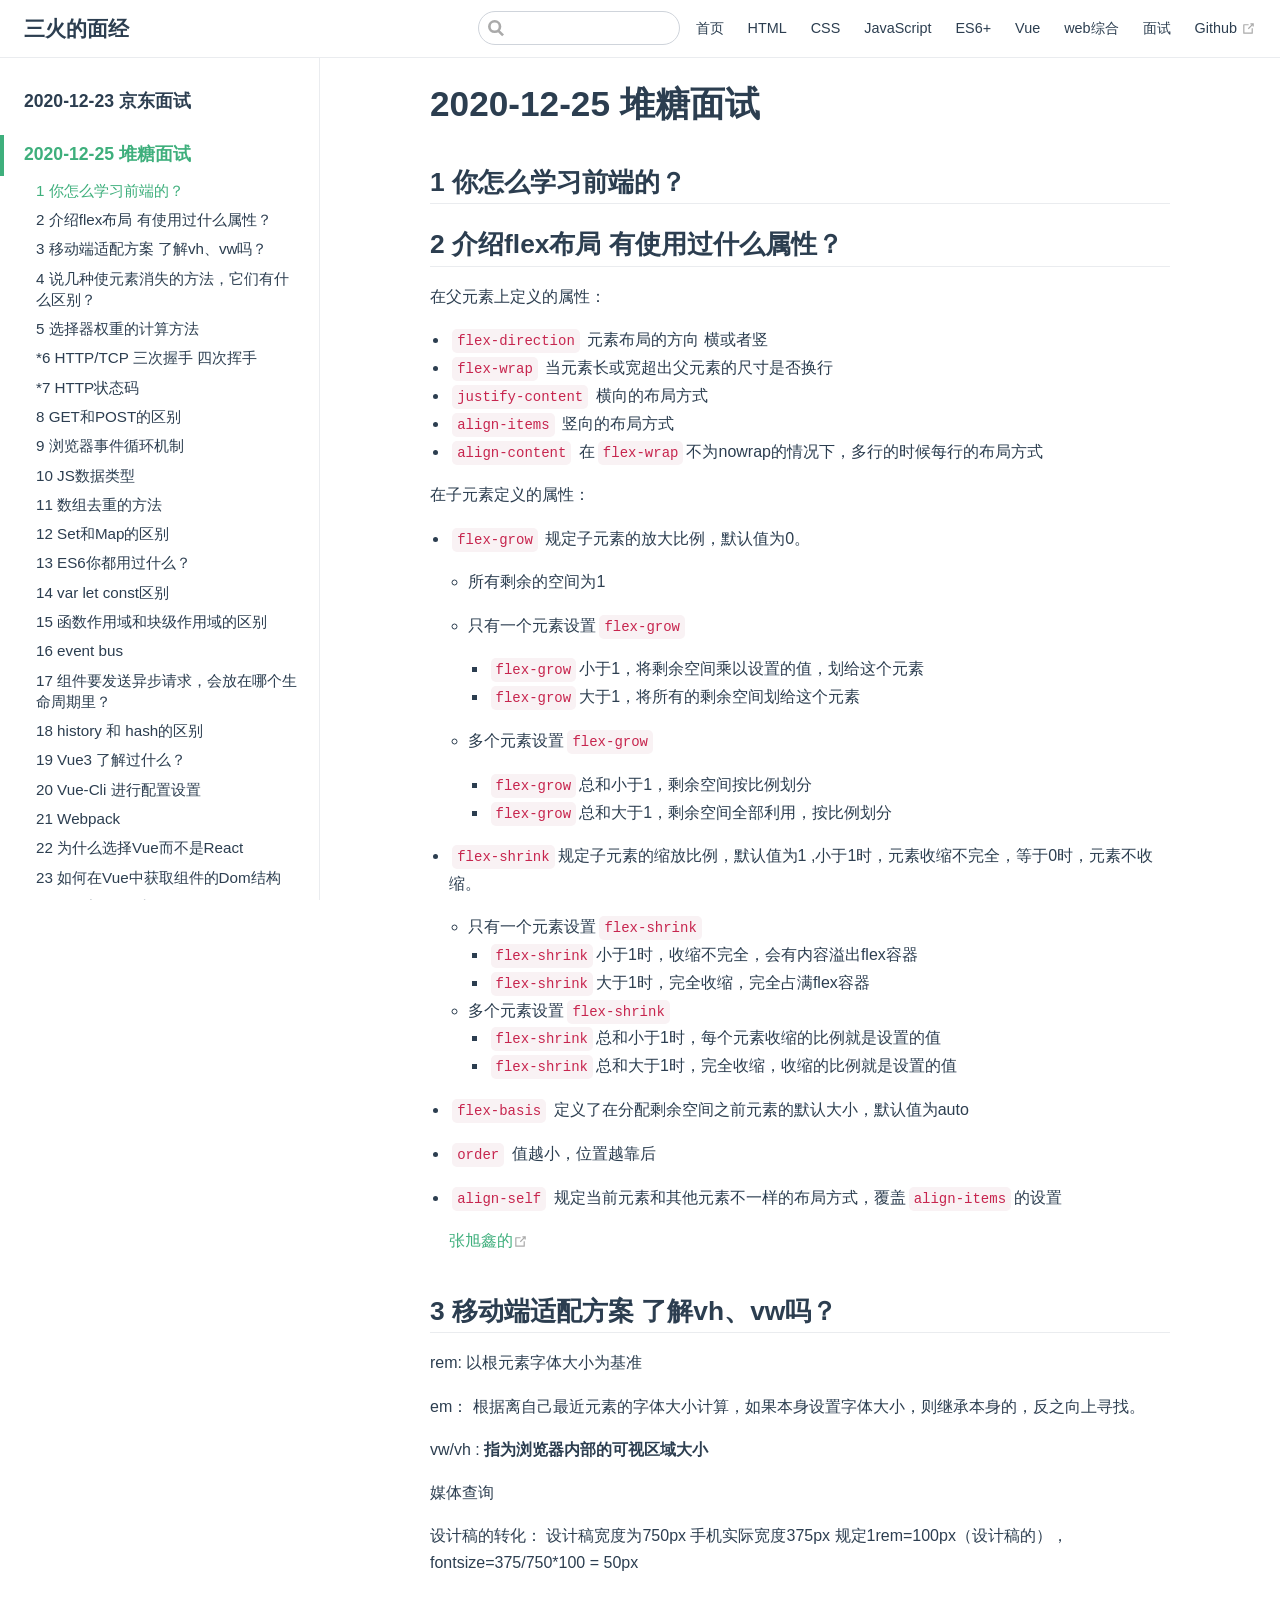
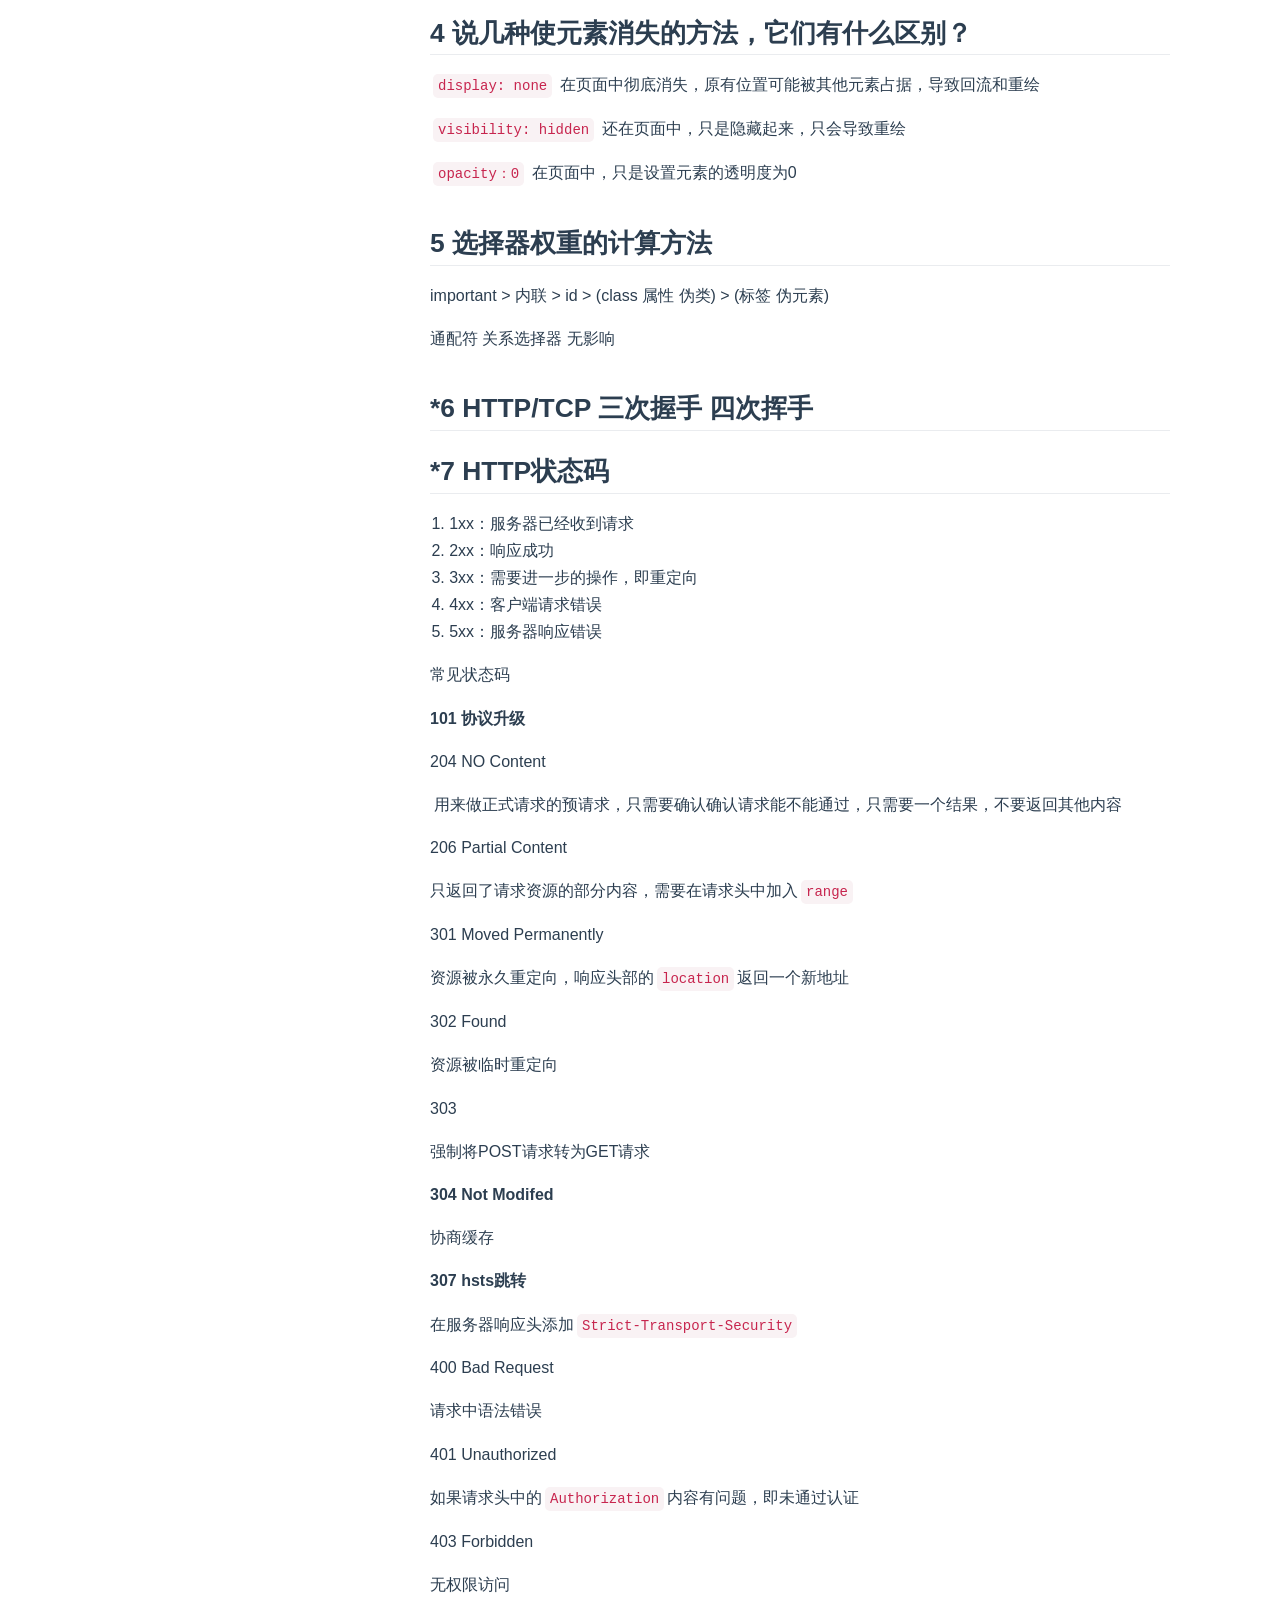
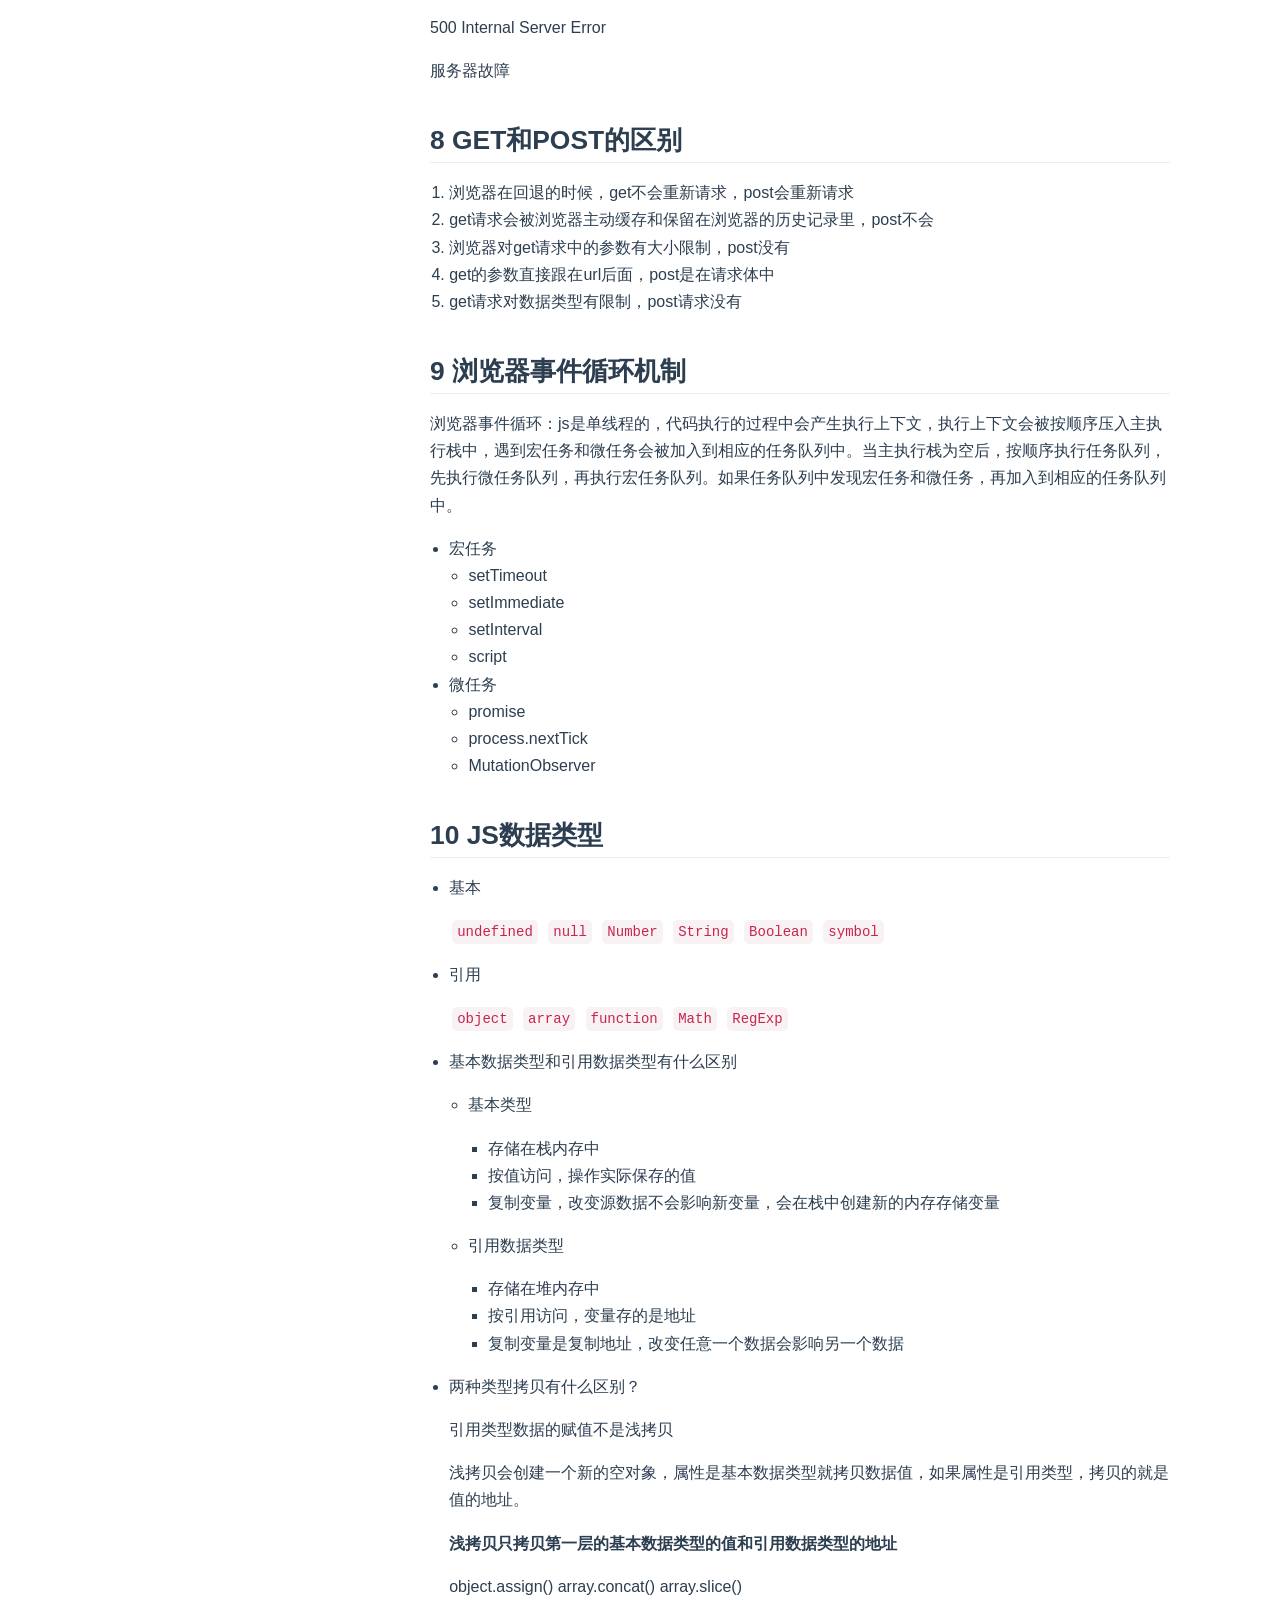
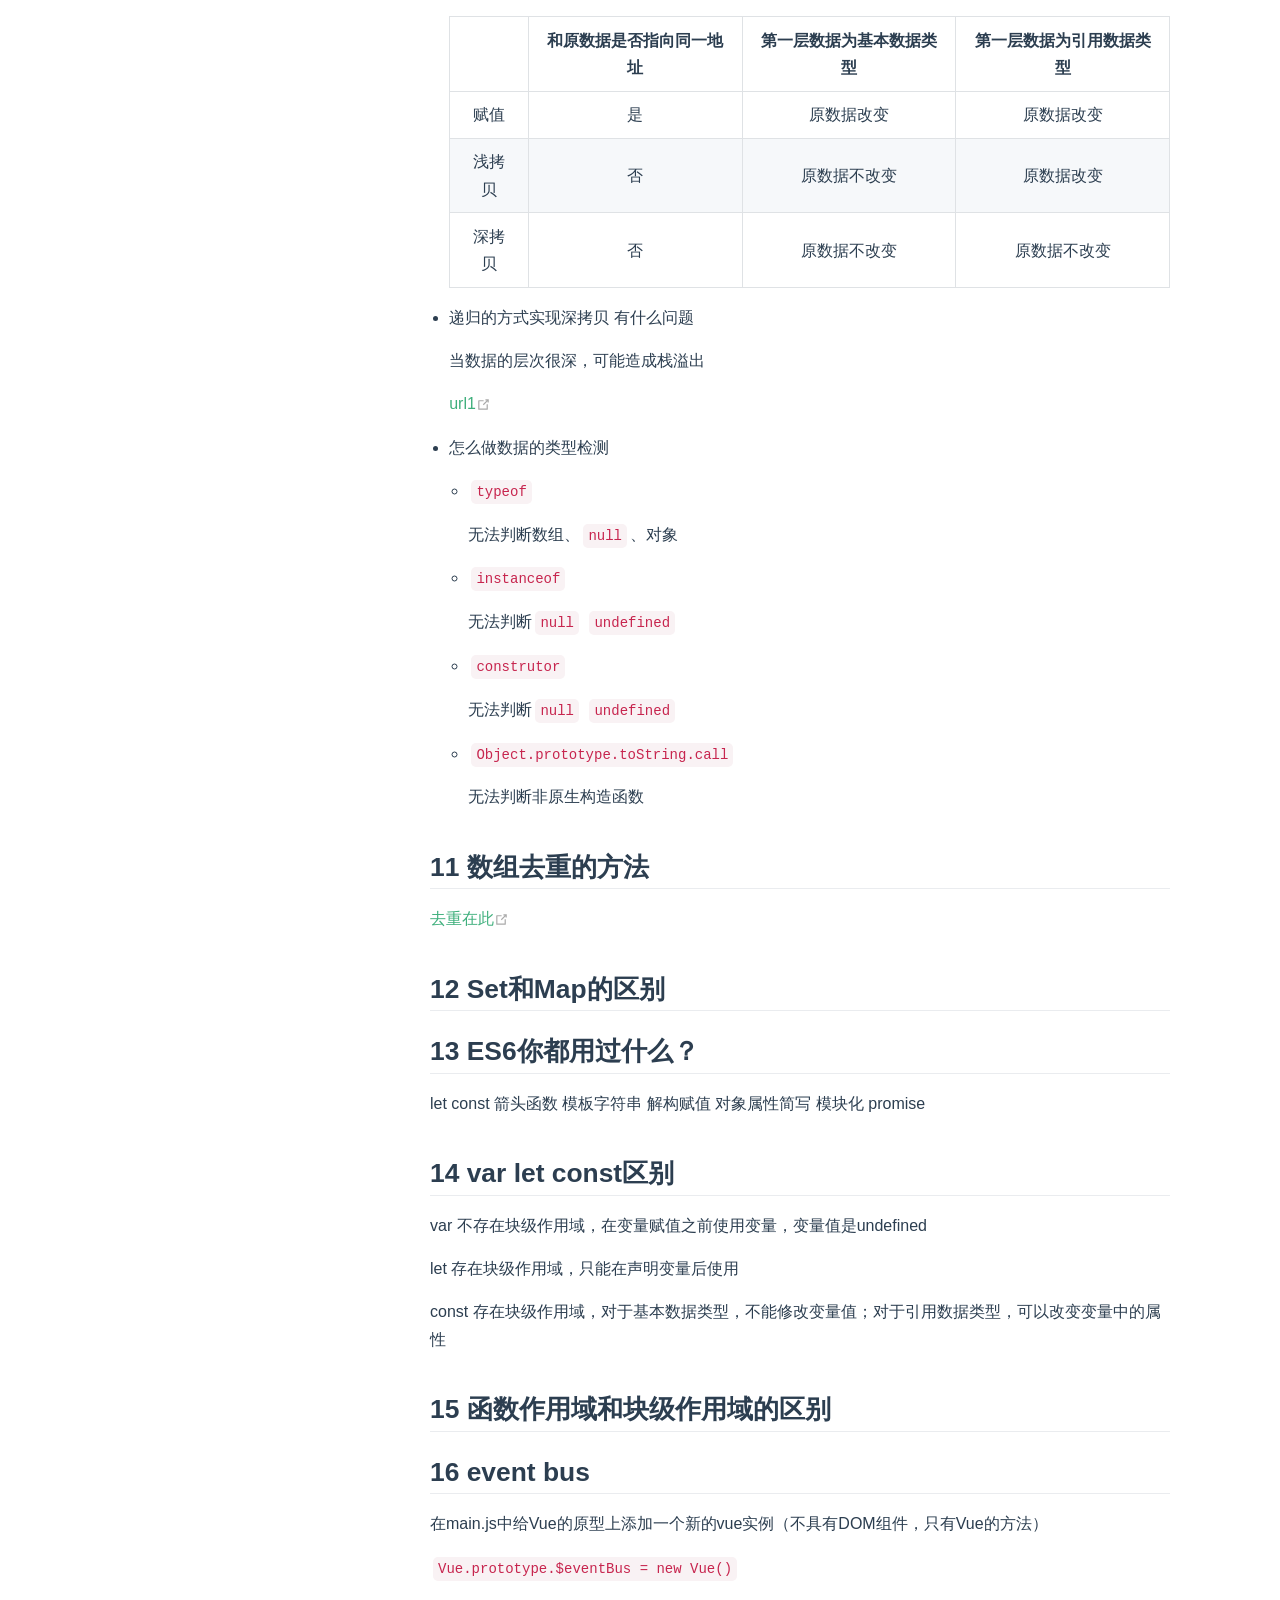
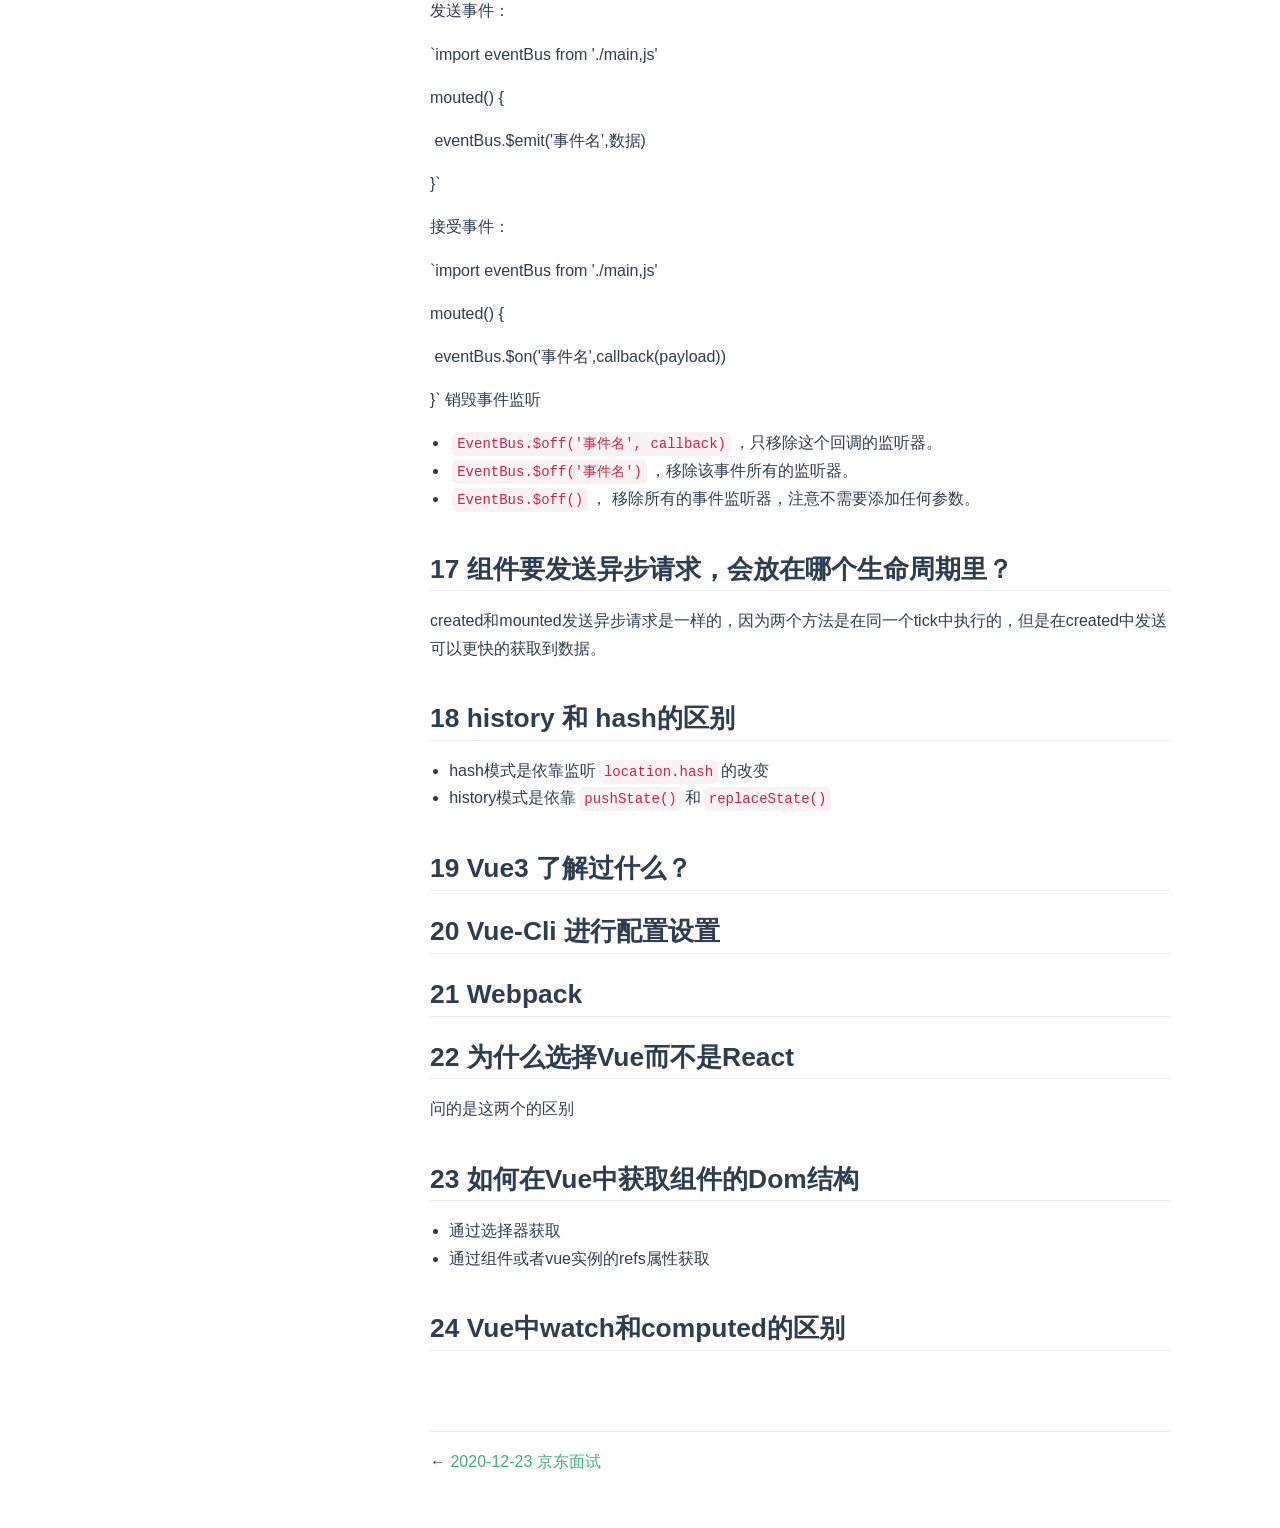
<file: test/test2.html>
<!DOCTYPE html>
<html lang="en-US">
  <head>
    <meta charset="utf-8">
    <meta name="viewport" content="width=device-width,initial-scale=1">
    <title>2020-12-25 堆糖面试 | 三火的面经</title>
    <meta name="generator" content="VuePress 1.7.1">
    
    <meta name="description" content="面包总会有的">
    
    <link rel="preload" href="/assets/css/0.styles.d39761a8.css" as="style"><link rel="preload" href="/assets/js/app.5c8e3a4a.js" as="script"><link rel="preload" href="/assets/js/2.71e058df.js" as="script"><link rel="preload" href="/assets/js/16.b0b13934.js" as="script"><link rel="prefetch" href="/assets/js/10.15e7d479.js"><link rel="prefetch" href="/assets/js/11.6be2600e.js"><link rel="prefetch" href="/assets/js/12.b61d0f02.js"><link rel="prefetch" href="/assets/js/13.c53aac3c.js"><link rel="prefetch" href="/assets/js/14.cc584974.js"><link rel="prefetch" href="/assets/js/15.d7a5589b.js"><link rel="prefetch" href="/assets/js/3.1490352f.js"><link rel="prefetch" href="/assets/js/4.d6949b90.js"><link rel="prefetch" href="/assets/js/5.973b2db8.js"><link rel="prefetch" href="/assets/js/6.ffe6f60a.js"><link rel="prefetch" href="/assets/js/7.b4e343ac.js"><link rel="prefetch" href="/assets/js/8.21ff650c.js"><link rel="prefetch" href="/assets/js/9.88ee3ad8.js">
    <link rel="stylesheet" href="/assets/css/0.styles.d39761a8.css">
  </head>
  <body>
    <div id="app" data-server-rendered="true"><div class="theme-container"><header class="navbar"><div class="sidebar-button"><svg xmlns="http://www.w3.org/2000/svg" aria-hidden="true" role="img" viewBox="0 0 448 512" class="icon"><path fill="currentColor" d="M436 124H12c-6.627 0-12-5.373-12-12V80c0-6.627 5.373-12 12-12h424c6.627 0 12 5.373 12 12v32c0 6.627-5.373 12-12 12zm0 160H12c-6.627 0-12-5.373-12-12v-32c0-6.627 5.373-12 12-12h424c6.627 0 12 5.373 12 12v32c0 6.627-5.373 12-12 12zm0 160H12c-6.627 0-12-5.373-12-12v-32c0-6.627 5.373-12 12-12h424c6.627 0 12 5.373 12 12v32c0 6.627-5.373 12-12 12z"></path></svg></div> <a href="/" class="home-link router-link-active"><!----> <span class="site-name">三火的面经</span></a> <div class="links"><div class="search-box"><input aria-label="Search" autocomplete="off" spellcheck="false" value=""> <!----></div> <nav class="nav-links can-hide"><div class="nav-item"><a href="/" class="nav-link">
  首页
</a></div><div class="nav-item"><a href="/base/html.html" class="nav-link">
  HTML
</a></div><div class="nav-item"><a href="/base/css.html" class="nav-link">
  CSS
</a></div><div class="nav-item"><a href="/base/es5.html" class="nav-link">
  JavaScript
</a></div><div class="nav-item"><a href="/base/es6.html" class="nav-link">
  ES6+
</a></div><div class="nav-item"><a href="/base/vue.html" class="nav-link">
  Vue
</a></div><div class="nav-item"><a href="/base/base.html" class="nav-link">
  web综合
</a></div><div class="nav-item"><a href="/test/test1.html" class="nav-link">
  面试
</a></div><div class="nav-item"><a href="https://github.com/yqwertb" target="_blank" rel="noopener noreferrer" class="nav-link external">
  Github
  <span><svg xmlns="http://www.w3.org/2000/svg" aria-hidden="true" focusable="false" x="0px" y="0px" viewBox="0 0 100 100" width="15" height="15" class="icon outbound"><path fill="currentColor" d="M18.8,85.1h56l0,0c2.2,0,4-1.8,4-4v-32h-8v28h-48v-48h28v-8h-32l0,0c-2.2,0-4,1.8-4,4v56C14.8,83.3,16.6,85.1,18.8,85.1z"></path> <polygon fill="currentColor" points="45.7,48.7 51.3,54.3 77.2,28.5 77.2,37.2 85.2,37.2 85.2,14.9 62.8,14.9 62.8,22.9 71.5,22.9"></polygon></svg> <span class="sr-only">(opens new window)</span></span></a></div> <!----></nav></div></header> <div class="sidebar-mask"></div> <aside class="sidebar"><nav class="nav-links"><div class="nav-item"><a href="/" class="nav-link">
  首页
</a></div><div class="nav-item"><a href="/base/html.html" class="nav-link">
  HTML
</a></div><div class="nav-item"><a href="/base/css.html" class="nav-link">
  CSS
</a></div><div class="nav-item"><a href="/base/es5.html" class="nav-link">
  JavaScript
</a></div><div class="nav-item"><a href="/base/es6.html" class="nav-link">
  ES6+
</a></div><div class="nav-item"><a href="/base/vue.html" class="nav-link">
  Vue
</a></div><div class="nav-item"><a href="/base/base.html" class="nav-link">
  web综合
</a></div><div class="nav-item"><a href="/test/test1.html" class="nav-link">
  面试
</a></div><div class="nav-item"><a href="https://github.com/yqwertb" target="_blank" rel="noopener noreferrer" class="nav-link external">
  Github
  <span><svg xmlns="http://www.w3.org/2000/svg" aria-hidden="true" focusable="false" x="0px" y="0px" viewBox="0 0 100 100" width="15" height="15" class="icon outbound"><path fill="currentColor" d="M18.8,85.1h56l0,0c2.2,0,4-1.8,4-4v-32h-8v28h-48v-48h28v-8h-32l0,0c-2.2,0-4,1.8-4,4v56C14.8,83.3,16.6,85.1,18.8,85.1z"></path> <polygon fill="currentColor" points="45.7,48.7 51.3,54.3 77.2,28.5 77.2,37.2 85.2,37.2 85.2,14.9 62.8,14.9 62.8,22.9 71.5,22.9"></polygon></svg> <span class="sr-only">(opens new window)</span></span></a></div> <!----></nav>  <ul class="sidebar-links"><li><a href="/test/test1.html" class="sidebar-link">2020-12-23 京东面试</a></li><li><a href="/test/test2.html" aria-current="page" class="active sidebar-link">2020-12-25 堆糖面试</a><ul class="sidebar-sub-headers"><li class="sidebar-sub-header"><a href="/test/test2.html#_1-你怎么学习前端的" class="sidebar-link">1 你怎么学习前端的？</a></li><li class="sidebar-sub-header"><a href="/test/test2.html#_2-介绍flex布局-有使用过什么属性" class="sidebar-link">2 介绍flex布局 有使用过什么属性？</a></li><li class="sidebar-sub-header"><a href="/test/test2.html#_3-移动端适配方案-了解vh、vw吗" class="sidebar-link">3 移动端适配方案 了解vh、vw吗？</a></li><li class="sidebar-sub-header"><a href="/test/test2.html#_4-说几种使元素消失的方法-它们有什么区别" class="sidebar-link">4 说几种使元素消失的方法，它们有什么区别？</a></li><li class="sidebar-sub-header"><a href="/test/test2.html#_5-选择器权重的计算方法" class="sidebar-link">5 选择器权重的计算方法</a></li><li class="sidebar-sub-header"><a href="/test/test2.html#_6-http-tcp-三次握手-四次挥手" class="sidebar-link">*6 HTTP/TCP 三次握手 四次挥手</a></li><li class="sidebar-sub-header"><a href="/test/test2.html#_7-http状态码" class="sidebar-link">*7 HTTP状态码</a></li><li class="sidebar-sub-header"><a href="/test/test2.html#_8-get和post的区别" class="sidebar-link">8 GET和POST的区别</a></li><li class="sidebar-sub-header"><a href="/test/test2.html#_9-浏览器事件循环机制" class="sidebar-link">9 浏览器事件循环机制</a></li><li class="sidebar-sub-header"><a href="/test/test2.html#_10-js数据类型" class="sidebar-link">10 JS数据类型</a></li><li class="sidebar-sub-header"><a href="/test/test2.html#_11-数组去重的方法" class="sidebar-link">11  数组去重的方法</a></li><li class="sidebar-sub-header"><a href="/test/test2.html#_12-set和map的区别" class="sidebar-link">12 Set和Map的区别</a></li><li class="sidebar-sub-header"><a href="/test/test2.html#_13-es6你都用过什么" class="sidebar-link">13 ES6你都用过什么？</a></li><li class="sidebar-sub-header"><a href="/test/test2.html#_14-var-let-const区别" class="sidebar-link">14 var let const区别</a></li><li class="sidebar-sub-header"><a href="/test/test2.html#_15-函数作用域和块级作用域的区别" class="sidebar-link">15 函数作用域和块级作用域的区别</a></li><li class="sidebar-sub-header"><a href="/test/test2.html#_16-event-bus" class="sidebar-link">16 event bus</a></li><li class="sidebar-sub-header"><a href="/test/test2.html#_17-组件要发送异步请求-会放在哪个生命周期里" class="sidebar-link">17 组件要发送异步请求，会放在哪个生命周期里？</a></li><li class="sidebar-sub-header"><a href="/test/test2.html#_18-history-和-hash的区别" class="sidebar-link">18 history 和 hash的区别</a></li><li class="sidebar-sub-header"><a href="/test/test2.html#_19-vue3-了解过什么" class="sidebar-link">19 Vue3 了解过什么？</a></li><li class="sidebar-sub-header"><a href="/test/test2.html#_20-vue-cli-进行配置设置" class="sidebar-link">20 Vue-Cli 进行配置设置</a></li><li class="sidebar-sub-header"><a href="/test/test2.html#_21-webpack" class="sidebar-link">21 Webpack</a></li><li class="sidebar-sub-header"><a href="/test/test2.html#_22-为什么选择vue而不是react" class="sidebar-link">22 为什么选择Vue而不是React</a></li><li class="sidebar-sub-header"><a href="/test/test2.html#_23-如何在vue中获取组件的dom结构" class="sidebar-link">23 如何在Vue中获取组件的Dom结构</a></li><li class="sidebar-sub-header"><a href="/test/test2.html#_24-vue中watch和computed的区别" class="sidebar-link">24 Vue中watch和computed的区别</a></li></ul></li></ul> </aside> <main class="page"> <div class="theme-default-content content__default"><h1 id="_2020-12-25-堆糖面试"><a href="#_2020-12-25-堆糖面试" class="header-anchor">#</a> 2020-12-25 堆糖面试</h1> <h2 id="_1-你怎么学习前端的"><a href="#_1-你怎么学习前端的" class="header-anchor">#</a> 1 你怎么学习前端的？</h2> <h2 id="_2-介绍flex布局-有使用过什么属性"><a href="#_2-介绍flex布局-有使用过什么属性" class="header-anchor">#</a> 2 介绍flex布局 有使用过什么属性？</h2> <p>在父元素上定义的属性：</p> <ul><li><code>flex-direction</code> 元素布局的方向 横或者竖</li> <li><code>flex-wrap</code>  当元素长或宽超出父元素的尺寸是否换行</li> <li><code>justify-content</code> 横向的布局方式</li> <li><code>align-items</code> 竖向的布局方式</li> <li><code>align-content</code> 在<code>flex-wrap</code>不为nowrap的情况下，多行的时候每行的布局方式</li></ul> <p>在子元素定义的属性：</p> <ul><li><p><code>flex-grow</code> 规定子元素的放大比例，默认值为0。</p> <ul><li><p>所有剩余的空间为1</p></li> <li><p>只有一个元素设置<code>flex-grow</code></p> <ul><li><code>flex-grow</code>小于1，将剩余空间乘以设置的值，划给这个元素</li> <li><code>flex-grow</code>大于1，将所有的剩余空间划给这个元素</li></ul></li> <li><p>多个元素设置<code>flex-grow</code></p> <ul><li><code>flex-grow</code>总和小于1，剩余空间按比例划分</li> <li><code>flex-grow</code>总和大于1，剩余空间全部利用，按比例划分</li></ul></li></ul></li> <li><p><code>flex-shrink</code>规定子元素的缩放比例，默认值为1 ,小于1时，元素收缩不完全，等于0时，元素不收缩。</p> <ul><li>只有一个元素设置<code>flex-shrink</code> <ul><li><code>flex-shrink</code>小于1时，收缩不完全，会有内容溢出flex容器</li> <li><code>flex-shrink</code>大于1时，完全收缩，完全占满flex容器</li></ul></li> <li>多个元素设置<code>flex-shrink</code> <ul><li><code>flex-shrink</code>总和小于1时，每个元素收缩的比例就是设置的值</li> <li><code>flex-shrink</code>总和大于1时，完全收缩，收缩的比例就是设置的值</li></ul></li></ul></li> <li><p><code>flex-basis</code> 定义了在分配剩余空间之前元素的默认大小，默认值为auto</p></li> <li><p><code>order</code> 值越小，位置越靠后</p></li> <li><p><code>align-self</code> 规定当前元素和其他元素不一样的布局方式，覆盖<code>align-items</code>的设置</p> <p><a href="https://www.zhangxinxu.com/wordpress/2018/10/display-flex-css3-css/" target="_blank" rel="noopener noreferrer">张旭鑫的<span><svg xmlns="http://www.w3.org/2000/svg" aria-hidden="true" focusable="false" x="0px" y="0px" viewBox="0 0 100 100" width="15" height="15" class="icon outbound"><path fill="currentColor" d="M18.8,85.1h56l0,0c2.2,0,4-1.8,4-4v-32h-8v28h-48v-48h28v-8h-32l0,0c-2.2,0-4,1.8-4,4v56C14.8,83.3,16.6,85.1,18.8,85.1z"></path> <polygon fill="currentColor" points="45.7,48.7 51.3,54.3 77.2,28.5 77.2,37.2 85.2,37.2 85.2,14.9 62.8,14.9 62.8,22.9 71.5,22.9"></polygon></svg> <span class="sr-only">(opens new window)</span></span></a></p></li></ul> <h2 id="_3-移动端适配方案-了解vh、vw吗"><a href="#_3-移动端适配方案-了解vh、vw吗" class="header-anchor">#</a> 3 移动端适配方案 了解vh、vw吗？</h2> <p>rem: 以根元素字体大小为基准</p> <p>em： 根据离自己最近元素的字体大小计算，如果本身设置字体大小，则继承本身的，反之向上寻找。</p> <p>vw/vh : <strong>指为浏览器内部的可视区域大小</strong></p> <p>媒体查询</p> <p>设计稿的转化： 设计稿宽度为750px 手机实际宽度375px 规定1rem=100px（设计稿的），fontsize=375/750*100 = 50px</p> <h2 id="_4-说几种使元素消失的方法-它们有什么区别"><a href="#_4-说几种使元素消失的方法-它们有什么区别" class="header-anchor">#</a> 4 说几种使元素消失的方法，它们有什么区别？</h2> <p><code>display: none</code> 在页面中彻底消失，原有位置可能被其他元素占据，导致回流和重绘</p> <p><code>visibility: hidden</code>  还在页面中，只是隐藏起来，只会导致重绘</p> <p><code>opacity：0</code> 在页面中，只是设置元素的透明度为0</p> <h2 id="_5-选择器权重的计算方法"><a href="#_5-选择器权重的计算方法" class="header-anchor">#</a> 5 选择器权重的计算方法</h2> <p>important  &gt; 内联 &gt; id &gt; (class 属性 伪类) &gt; (标签 伪元素)</p> <p>通配符 关系选择器 无影响</p> <h2 id="_6-http-tcp-三次握手-四次挥手"><a href="#_6-http-tcp-三次握手-四次挥手" class="header-anchor">#</a> *6 HTTP/TCP 三次握手 四次挥手</h2> <h2 id="_7-http状态码"><a href="#_7-http状态码" class="header-anchor">#</a> *7 HTTP状态码</h2> <ol><li>1xx：服务器已经收到请求</li> <li>2xx：响应成功</li> <li>3xx：需要进一步的操作，即重定向</li> <li>4xx：客户端请求错误</li> <li>5xx：服务器响应错误</li></ol> <p>常见状态码</p> <p><strong>101 协议升级</strong></p> <p>204 NO Content</p> <p>​	用来做正式请求的预请求，只需要确认确认请求能不能通过，只需要一个结果，不要返回其他内容</p> <p>206 Partial Content</p> <p>只返回了请求资源的部分内容，需要在请求头中加入<code>range</code></p> <p>301 Moved Permanently</p> <p>资源被永久重定向，响应头部的<code>location</code>返回一个新地址</p> <p>302 Found</p> <p>资源被临时重定向</p> <p>303</p> <p>强制将POST请求转为GET请求</p> <p><strong>304 Not Modifed</strong></p> <p>协商缓存</p> <p><strong>307 hsts跳转</strong></p> <p>在服务器响应头添加<code>Strict-Transport-Security</code></p> <p>400 Bad Request</p> <p>请求中语法错误</p> <p>401 Unauthorized</p> <p>如果请求头中的<code>Authorization</code>内容有问题，即未通过认证</p> <p>403 Forbidden</p> <p>无权限访问</p> <p>500 Internal Server Error</p> <p>服务器故障</p> <h2 id="_8-get和post的区别"><a href="#_8-get和post的区别" class="header-anchor">#</a> 8 GET和POST的区别</h2> <ol><li>浏览器在回退的时候，get不会重新请求，post会重新请求</li> <li>get请求会被浏览器主动缓存和保留在浏览器的历史记录里，post不会</li> <li>浏览器对get请求中的参数有大小限制，post没有</li> <li>get的参数直接跟在url后面，post是在请求体中</li> <li>get请求对数据类型有限制，post请求没有</li></ol> <h2 id="_9-浏览器事件循环机制"><a href="#_9-浏览器事件循环机制" class="header-anchor">#</a> 9 浏览器事件循环机制</h2> <p>浏览器事件循环：js是单线程的，代码执行的过程中会产生执行上下文，执行上下文会被按顺序压入主执行栈中，遇到宏任务和微任务会被加入到相应的任务队列中。当主执行栈为空后，按顺序执行任务队列，先执行微任务队列，再执行宏任务队列。如果任务队列中发现宏任务和微任务，再加入到相应的任务队列中。</p> <ul><li>宏任务
<ul><li>setTimeout</li> <li>setImmediate</li> <li>setInterval</li> <li>script</li></ul></li> <li>微任务
<ul><li>promise</li> <li>process.nextTick</li> <li>MutationObserver</li></ul></li></ul> <h2 id="_10-js数据类型"><a href="#_10-js数据类型" class="header-anchor">#</a> 10 JS数据类型</h2> <ul><li><p>基本</p> <p><code>undefined</code> <code>null</code> <code>Number</code> <code>String</code> <code>Boolean</code> <code>symbol</code></p></li> <li><p>引用</p> <p><code>object</code> <code>array</code> <code>function</code> <code>Math</code> <code>RegExp</code></p></li> <li><p>基本数据类型和引用数据类型有什么区别</p> <ul><li><p>基本类型</p> <ul><li>存储在栈内存中</li> <li>按值访问，操作实际保存的值</li> <li>复制变量，改变源数据不会影响新变量，会在栈中创建新的内存存储变量</li></ul></li> <li><p>引用数据类型</p> <ul><li>存储在堆内存中</li> <li>按引用访问，变量存的是地址</li> <li>复制变量是复制地址，改变任意一个数据会影响另一个数据</li></ul></li></ul></li> <li><p>两种类型拷贝有什么区别？</p> <p>引用类型数据的赋值不是浅拷贝</p> <p>浅拷贝会创建一个新的空对象，属性是基本数据类型就拷贝数据值，如果属性是引用类型，拷贝的就是值的地址。</p> <p><strong>浅拷贝只拷贝第一层的基本数据类型的值和引用数据类型的地址</strong></p> <p>object.assign() array.concat() array.slice()</p> <table><thead><tr><th style="text-align:center;"></th> <th style="text-align:center;">和原数据是否指向同一地址</th> <th style="text-align:center;">第一层数据为基本数据类型</th> <th style="text-align:center;">第一层数据为引用数据类型</th></tr></thead> <tbody><tr><td style="text-align:center;">赋值</td> <td style="text-align:center;">是</td> <td style="text-align:center;">原数据改变</td> <td style="text-align:center;">原数据改变</td></tr> <tr><td style="text-align:center;">浅拷贝</td> <td style="text-align:center;">否</td> <td style="text-align:center;">原数据不改变</td> <td style="text-align:center;">原数据改变</td></tr> <tr><td style="text-align:center;">深拷贝</td> <td style="text-align:center;">否</td> <td style="text-align:center;">原数据不改变</td> <td style="text-align:center;">原数据不改变</td></tr></tbody></table></li> <li><p>递归的方式实现深拷贝 有什么问题</p> <p>当数据的层次很深，可能造成栈溢出</p> <p><a href="https://segmentfault.com/a/1190000016672263" target="_blank" rel="noopener noreferrer">url1<span><svg xmlns="http://www.w3.org/2000/svg" aria-hidden="true" focusable="false" x="0px" y="0px" viewBox="0 0 100 100" width="15" height="15" class="icon outbound"><path fill="currentColor" d="M18.8,85.1h56l0,0c2.2,0,4-1.8,4-4v-32h-8v28h-48v-48h28v-8h-32l0,0c-2.2,0-4,1.8-4,4v56C14.8,83.3,16.6,85.1,18.8,85.1z"></path> <polygon fill="currentColor" points="45.7,48.7 51.3,54.3 77.2,28.5 77.2,37.2 85.2,37.2 85.2,14.9 62.8,14.9 62.8,22.9 71.5,22.9"></polygon></svg> <span class="sr-only">(opens new window)</span></span></a></p></li> <li><p>怎么做数据的类型检测</p> <ul><li><p><code>typeof</code></p> <p>无法判断数组、<code>null</code>、对象</p></li> <li><p><code>instanceof</code></p> <p>无法判断<code>null</code> <code>undefined</code></p></li> <li><p><code>construtor</code></p> <p>无法判断<code>null</code> <code>undefined</code></p></li> <li><p><code>Object.prototype.toString.call</code></p> <p>无法判断非原生构造函数</p></li></ul></li></ul> <h2 id="_11-数组去重的方法"><a href="#_11-数组去重的方法" class="header-anchor">#</a> 11  数组去重的方法</h2> <p><a href="https://chance.wodeyyb.cn/test/test1.html#_3-%E6%95%B0%E7%BB%84%E5%8E%BB%E9%87%8D" target="_blank" rel="noopener noreferrer">去重在此<span><svg xmlns="http://www.w3.org/2000/svg" aria-hidden="true" focusable="false" x="0px" y="0px" viewBox="0 0 100 100" width="15" height="15" class="icon outbound"><path fill="currentColor" d="M18.8,85.1h56l0,0c2.2,0,4-1.8,4-4v-32h-8v28h-48v-48h28v-8h-32l0,0c-2.2,0-4,1.8-4,4v56C14.8,83.3,16.6,85.1,18.8,85.1z"></path> <polygon fill="currentColor" points="45.7,48.7 51.3,54.3 77.2,28.5 77.2,37.2 85.2,37.2 85.2,14.9 62.8,14.9 62.8,22.9 71.5,22.9"></polygon></svg> <span class="sr-only">(opens new window)</span></span></a></p> <h2 id="_12-set和map的区别"><a href="#_12-set和map的区别" class="header-anchor">#</a> 12 Set和Map的区别</h2> <h2 id="_13-es6你都用过什么"><a href="#_13-es6你都用过什么" class="header-anchor">#</a> 13 ES6你都用过什么？</h2> <p>let const  箭头函数 模板字符串  解构赋值  对象属性简写  模块化 promise</p> <h2 id="_14-var-let-const区别"><a href="#_14-var-let-const区别" class="header-anchor">#</a> 14 var let const区别</h2> <p>var 不存在块级作用域，在变量赋值之前使用变量，变量值是undefined</p> <p>let 存在块级作用域，只能在声明变量后使用</p> <p>const 存在块级作用域，对于基本数据类型，不能修改变量值；对于引用数据类型，可以改变变量中的属性</p> <h2 id="_15-函数作用域和块级作用域的区别"><a href="#_15-函数作用域和块级作用域的区别" class="header-anchor">#</a> 15 函数作用域和块级作用域的区别</h2> <h2 id="_16-event-bus"><a href="#_16-event-bus" class="header-anchor">#</a> 16 event bus</h2> <p>在main.js中给Vue的原型上添加一个新的vue实例（不具有DOM组件，只有Vue的方法）</p> <p><code>Vue.prototype.$eventBus = new Vue()</code></p> <p>发送事件：</p> <p>`import eventBus from './main,js'</p> <p>mouted() {</p> <p>​	eventBus.$emit('事件名',数据)</p> <p>}`</p> <p>接受事件：</p> <p>`import eventBus from './main,js'</p> <p>mouted() {</p> <p>​	eventBus.$on('事件名',callback(payload))</p> <p>}`
销毁事件监听</p> <ul><li><code>EventBus.$off('事件名', callback)</code>，只移除这个回调的监听器。</li> <li><code>EventBus.$off('事件名')</code>，移除该事件所有的监听器。</li> <li><code>EventBus.$off()</code>， 移除所有的事件监听器，注意不需要添加任何参数。</li></ul> <h2 id="_17-组件要发送异步请求-会放在哪个生命周期里"><a href="#_17-组件要发送异步请求-会放在哪个生命周期里" class="header-anchor">#</a> 17 组件要发送异步请求，会放在哪个生命周期里？</h2> <p>created和mounted发送异步请求是一样的，因为两个方法是在同一个tick中执行的，但是在created中发送可以更快的获取到数据。</p> <h2 id="_18-history-和-hash的区别"><a href="#_18-history-和-hash的区别" class="header-anchor">#</a> 18 history 和 hash的区别</h2> <ul><li>hash模式是依靠监听<code>location.hash</code>的改变</li> <li>history模式是依靠<code>pushState()</code>和<code>replaceState()</code></li></ul> <h2 id="_19-vue3-了解过什么"><a href="#_19-vue3-了解过什么" class="header-anchor">#</a> 19 Vue3 了解过什么？</h2> <h2 id="_20-vue-cli-进行配置设置"><a href="#_20-vue-cli-进行配置设置" class="header-anchor">#</a> 20 Vue-Cli 进行配置设置</h2> <h2 id="_21-webpack"><a href="#_21-webpack" class="header-anchor">#</a> 21 Webpack</h2> <h2 id="_22-为什么选择vue而不是react"><a href="#_22-为什么选择vue而不是react" class="header-anchor">#</a> 22 为什么选择Vue而不是React</h2> <p>问的是这两个的区别</p> <h2 id="_23-如何在vue中获取组件的dom结构"><a href="#_23-如何在vue中获取组件的dom结构" class="header-anchor">#</a> 23 如何在Vue中获取组件的Dom结构</h2> <ul><li>通过选择器获取</li> <li>通过组件或者vue实例的refs属性获取</li></ul> <h2 id="_24-vue中watch和computed的区别"><a href="#_24-vue中watch和computed的区别" class="header-anchor">#</a> 24 Vue中watch和computed的区别</h2></div> <footer class="page-edit"><!----> <!----></footer> <div class="page-nav"><p class="inner"><span class="prev">
      ←
      <a href="/test/test1.html" class="prev">
        2020-12-23 京东面试
      </a></span> <!----></p></div> </main></div><div class="global-ui"></div></div>
    <script src="/assets/js/app.5c8e3a4a.js" defer></script><script src="/assets/js/2.71e058df.js" defer></script><script src="/assets/js/16.b0b13934.js" defer></script>
  </body>
</html>
</file>
<file: assets/css/0.styles.d39761a8.css>
code[class*=language-],pre[class*=language-]{color:#ccc;background:none;font-family:Consolas,Monaco,Andale Mono,Ubuntu Mono,monospace;font-size:1em;text-align:left;white-space:pre;word-spacing:normal;word-break:normal;word-wrap:normal;line-height:1.5;-moz-tab-size:4;-o-tab-size:4;tab-size:4;-webkit-hyphens:none;-ms-hyphens:none;hyphens:none}pre[class*=language-]{padding:1em;margin:.5em 0;overflow:auto}:not(pre)>code[class*=language-],pre[class*=language-]{background:#2d2d2d}:not(pre)>code[class*=language-]{padding:.1em;border-radius:.3em;white-space:normal}.token.block-comment,.token.cdata,.token.comment,.token.doctype,.token.prolog{color:#999}.token.punctuation{color:#ccc}.token.attr-name,.token.deleted,.token.namespace,.token.tag{color:#e2777a}.token.function-name{color:#6196cc}.token.boolean,.token.function,.token.number{color:#f08d49}.token.class-name,.token.constant,.token.property,.token.symbol{color:#f8c555}.token.atrule,.token.builtin,.token.important,.token.keyword,.token.selector{color:#cc99cd}.token.attr-value,.token.char,.token.regex,.token.string,.token.variable{color:#7ec699}.token.entity,.token.operator,.token.url{color:#67cdcc}.token.bold,.token.important{font-weight:700}.token.italic{font-style:italic}.token.entity{cursor:help}.token.inserted{color:green}.theme-default-content code{color:#476582;padding:.25rem .5rem;margin:0;font-size:.85em;background-color:rgba(27,31,35,.05);border-radius:3px}.theme-default-content code .token.deleted{color:#ec5975}.theme-default-content code .token.inserted{color:#3eaf7c}.theme-default-content pre,.theme-default-content pre[class*=language-]{line-height:1.4;padding:1.25rem 1.5rem;margin:.85rem 0;background-color:#282c34;border-radius:6px;overflow:auto}.theme-default-content pre[class*=language-] code,.theme-default-content pre code{color:#fff;padding:0;background-color:transparent;border-radius:0}div[class*=language-]{position:relative;background-color:#282c34;border-radius:6px}div[class*=language-] .highlight-lines{-webkit-user-select:none;-ms-user-select:none;user-select:none;padding-top:1.3rem;position:absolute;top:0;left:0;width:100%;line-height:1.4}div[class*=language-] .highlight-lines .highlighted{background-color:rgba(0,0,0,.66)}div[class*=language-] pre,div[class*=language-] pre[class*=language-]{background:transparent;position:relative;z-index:1}div[class*=language-]:before{position:absolute;z-index:3;top:.8em;right:1em;font-size:.75rem;color:hsla(0,0%,100%,.4)}div[class*=language-]:not(.line-numbers-mode) .line-numbers-wrapper{display:none}div[class*=language-].line-numbers-mode .highlight-lines .highlighted{position:relative}div[class*=language-].line-numbers-mode .highlight-lines .highlighted:before{content:" ";position:absolute;z-index:3;left:0;top:0;display:block;width:3.5rem;height:100%;background-color:rgba(0,0,0,.66)}div[class*=language-].line-numbers-mode pre{padding-left:4.5rem;vertical-align:middle}div[class*=language-].line-numbers-mode .line-numbers-wrapper{position:absolute;top:0;width:3.5rem;text-align:center;color:hsla(0,0%,100%,.3);padding:1.25rem 0;line-height:1.4}div[class*=language-].line-numbers-mode .line-numbers-wrapper br{-webkit-user-select:none;-ms-user-select:none;user-select:none}div[class*=language-].line-numbers-mode .line-numbers-wrapper .line-number{position:relative;z-index:4;-webkit-user-select:none;-ms-user-select:none;user-select:none;font-size:.85em}div[class*=language-].line-numbers-mode:after{content:"";position:absolute;z-index:2;top:0;left:0;width:3.5rem;height:100%;border-radius:6px 0 0 6px;border-right:1px solid rgba(0,0,0,.66);background-color:#282c34}div[class~=language-js]:before{content:"js"}div[class~=language-ts]:before{content:"ts"}div[class~=language-html]:before{content:"html"}div[class~=language-md]:before{content:"md"}div[class~=language-vue]:before{content:"vue"}div[class~=language-css]:before{content:"css"}div[class~=language-sass]:before{content:"sass"}div[class~=language-scss]:before{content:"scss"}div[class~=language-less]:before{content:"less"}div[class~=language-stylus]:before{content:"stylus"}div[class~=language-go]:before{content:"go"}div[class~=language-java]:before{content:"java"}div[class~=language-c]:before{content:"c"}div[class~=language-sh]:before{content:"sh"}div[class~=language-yaml]:before{content:"yaml"}div[class~=language-py]:before{content:"py"}div[class~=language-docker]:before{content:"docker"}div[class~=language-dockerfile]:before{content:"dockerfile"}div[class~=language-makefile]:before{content:"makefile"}div[class~=language-javascript]:before{content:"js"}div[class~=language-typescript]:before{content:"ts"}div[class~=language-markup]:before{content:"html"}div[class~=language-markdown]:before{content:"md"}div[class~=language-json]:before{content:"json"}div[class~=language-ruby]:before{content:"rb"}div[class~=language-python]:before{content:"py"}div[class~=language-bash]:before{content:"sh"}div[class~=language-php]:before{content:"php"}.custom-block .custom-block-title{font-weight:600;margin-bottom:-.4rem}.custom-block.danger,.custom-block.tip,.custom-block.warning{padding:.1rem 1.5rem;border-left-width:.5rem;border-left-style:solid;margin:1rem 0}.custom-block.tip{background-color:#f3f5f7;border-color:#42b983}.custom-block.warning{background-color:rgba(255,229,100,.3);border-color:#e7c000;color:#6b5900}.custom-block.warning .custom-block-title{color:#b29400}.custom-block.warning a{color:#2c3e50}.custom-block.danger{background-color:#ffe6e6;border-color:#c00;color:#4d0000}.custom-block.danger .custom-block-title{color:#900}.custom-block.danger a{color:#2c3e50}.custom-block.details{display:block;position:relative;border-radius:2px;margin:1.6em 0;padding:1.6em;background-color:#eee}.custom-block.details h4{margin-top:0}.custom-block.details figure:last-child,.custom-block.details p:last-child{margin-bottom:0;padding-bottom:0}.custom-block.details summary{outline:none;cursor:pointer}.arrow{display:inline-block;width:0;height:0}.arrow.up{border-bottom:6px solid #ccc}.arrow.down,.arrow.up{border-left:4px solid transparent;border-right:4px solid transparent}.arrow.down{border-top:6px solid #ccc}.arrow.right{border-left:6px solid #ccc}.arrow.left,.arrow.right{border-top:4px solid transparent;border-bottom:4px solid transparent}.arrow.left{border-right:6px solid #ccc}.theme-default-content:not(.custom){max-width:740px;margin:0 auto;padding:2rem 2.5rem}@media (max-width:959px){.theme-default-content:not(.custom){padding:2rem}}@media (max-width:419px){.theme-default-content:not(.custom){padding:1.5rem}}.table-of-contents .badge{vertical-align:middle}body,html{padding:0;margin:0;background-color:#fff}body{font-family:-apple-system,BlinkMacSystemFont,Segoe UI,Roboto,Oxygen,Ubuntu,Cantarell,Fira Sans,Droid Sans,Helvetica Neue,sans-serif;-webkit-font-smoothing:antialiased;-moz-osx-font-smoothing:grayscale;font-size:16px;color:#2c3e50}.page{padding-left:20rem}.navbar{z-index:20;right:0;height:3.6rem;background-color:#fff;box-sizing:border-box;border-bottom:1px solid #eaecef}.navbar,.sidebar-mask{position:fixed;top:0;left:0}.sidebar-mask{z-index:9;width:100vw;height:100vh;display:none}.sidebar{font-size:16px;background-color:#fff;width:20rem;position:fixed;z-index:10;margin:0;top:3.6rem;left:0;bottom:0;box-sizing:border-box;border-right:1px solid #eaecef;overflow-y:auto}.theme-default-content:not(.custom)>:first-child{margin-top:3.6rem}.theme-default-content:not(.custom) a:hover{text-decoration:underline}.theme-default-content:not(.custom) p.demo{padding:1rem 1.5rem;border:1px solid #ddd;border-radius:4px}.theme-default-content:not(.custom) img{max-width:100%}.theme-default-content.custom{padding:0;margin:0}.theme-default-content.custom img{max-width:100%}a{font-weight:500;text-decoration:none}a,p a code{color:#3eaf7c}p a code{font-weight:400}kbd{background:#eee;border:.15rem solid #ddd;border-bottom:.25rem solid #ddd;border-radius:.15rem;padding:0 .15em}blockquote{font-size:1rem;color:#999;border-left:.2rem solid #dfe2e5;margin:1rem 0;padding:.25rem 0 .25rem 1rem}blockquote>p{margin:0}ol,ul{padding-left:1.2em}strong{font-weight:600}h1,h2,h3,h4,h5,h6{font-weight:600;line-height:1.25}.theme-default-content:not(.custom)>h1,.theme-default-content:not(.custom)>h2,.theme-default-content:not(.custom)>h3,.theme-default-content:not(.custom)>h4,.theme-default-content:not(.custom)>h5,.theme-default-content:not(.custom)>h6{margin-top:-3.1rem;padding-top:4.6rem;margin-bottom:0}.theme-default-content:not(.custom)>h1:first-child,.theme-default-content:not(.custom)>h2:first-child,.theme-default-content:not(.custom)>h3:first-child,.theme-default-content:not(.custom)>h4:first-child,.theme-default-content:not(.custom)>h5:first-child,.theme-default-content:not(.custom)>h6:first-child{margin-top:-1.5rem;margin-bottom:1rem}.theme-default-content:not(.custom)>h1:first-child+.custom-block,.theme-default-content:not(.custom)>h1:first-child+p,.theme-default-content:not(.custom)>h1:first-child+pre,.theme-default-content:not(.custom)>h2:first-child+.custom-block,.theme-default-content:not(.custom)>h2:first-child+p,.theme-default-content:not(.custom)>h2:first-child+pre,.theme-default-content:not(.custom)>h3:first-child+.custom-block,.theme-default-content:not(.custom)>h3:first-child+p,.theme-default-content:not(.custom)>h3:first-child+pre,.theme-default-content:not(.custom)>h4:first-child+.custom-block,.theme-default-content:not(.custom)>h4:first-child+p,.theme-default-content:not(.custom)>h4:first-child+pre,.theme-default-content:not(.custom)>h5:first-child+.custom-block,.theme-default-content:not(.custom)>h5:first-child+p,.theme-default-content:not(.custom)>h5:first-child+pre,.theme-default-content:not(.custom)>h6:first-child+.custom-block,.theme-default-content:not(.custom)>h6:first-child+p,.theme-default-content:not(.custom)>h6:first-child+pre{margin-top:2rem}h1:hover .header-anchor,h2:hover .header-anchor,h3:hover .header-anchor,h4:hover .header-anchor,h5:hover .header-anchor,h6:hover .header-anchor{opacity:1}h1{font-size:2.2rem}h2{font-size:1.65rem;padding-bottom:.3rem;border-bottom:1px solid #eaecef}h3{font-size:1.35rem}a.header-anchor{font-size:.85em;float:left;margin-left:-.87em;padding-right:.23em;margin-top:.125em;opacity:0}a.header-anchor:hover{text-decoration:none}.line-number,code,kbd{font-family:source-code-pro,Menlo,Monaco,Consolas,Courier New,monospace}ol,p,ul{line-height:1.7}hr{border:0;border-top:1px solid #eaecef}table{border-collapse:collapse;margin:1rem 0;display:block;overflow-x:auto}tr{border-top:1px solid #dfe2e5}tr:nth-child(2n){background-color:#f6f8fa}td,th{border:1px solid #dfe2e5;padding:.6em 1em}.theme-container.sidebar-open .sidebar-mask{display:block}.theme-container.no-navbar .theme-default-content:not(.custom)>h1,.theme-container.no-navbar h2,.theme-container.no-navbar h3,.theme-container.no-navbar h4,.theme-container.no-navbar h5,.theme-container.no-navbar h6{margin-top:1.5rem;padding-top:0}.theme-container.no-navbar .sidebar{top:0}@media (min-width:720px){.theme-container.no-sidebar .sidebar{display:none}.theme-container.no-sidebar .page{padding-left:0}}@media (max-width:959px){.sidebar{font-size:15px;width:16.4rem}.page{padding-left:16.4rem}}@media (max-width:719px){.sidebar{top:0;padding-top:3.6rem;transform:translateX(-100%);transition:transform .2s ease}.page{padding-left:0}.theme-container.sidebar-open .sidebar{transform:translateX(0)}.theme-container.no-navbar .sidebar{padding-top:0}}@media (max-width:419px){h1{font-size:1.9rem}.theme-default-content div[class*=language-]{margin:.85rem -1.5rem;border-radius:0}}::-webkit-scrollbar{width:8px}::-webkit-scrollbar-button{display:none}::-webkit-scrollbar-thumb{border-radius:8px;width:8px;background-color:#ebeef5}.theme-default-content code{color:#c7254e;background-color:#f9f2f4;font-size:14px;border-radius:5px;padding-left:5px;padding-right:5px;margin:auto 3px}.theme-default-content pre code,theme-default-content pre[class*=language-] code{color:#fff!important;padding:0!important;background-color:transparent!important;border-radius:0!important;margin:0!important;font-size:.85em!important}#nprogress{pointer-events:none}#nprogress .bar{background:#3eaf7c;position:fixed;z-index:1031;top:0;left:0;width:100%;height:2px}#nprogress .peg{display:block;position:absolute;right:0;width:100px;height:100%;box-shadow:0 0 10px #3eaf7c,0 0 5px #3eaf7c;opacity:1;transform:rotate(3deg) translateY(-4px)}#nprogress .spinner{display:block;position:fixed;z-index:1031;top:15px;right:15px}#nprogress .spinner-icon{width:18px;height:18px;box-sizing:border-box;border-color:#3eaf7c transparent transparent #3eaf7c;border-style:solid;border-width:2px;border-radius:50%;-webkit-animation:nprogress-spinner .4s linear infinite;animation:nprogress-spinner .4s linear infinite}.nprogress-custom-parent{overflow:hidden;position:relative}.nprogress-custom-parent #nprogress .bar,.nprogress-custom-parent #nprogress .spinner{position:absolute}@-webkit-keyframes nprogress-spinner{0%{transform:rotate(0deg)}to{transform:rotate(1turn)}}@keyframes nprogress-spinner{0%{transform:rotate(0deg)}to{transform:rotate(1turn)}}.icon.outbound{color:#aaa;display:inline-block;vertical-align:middle;position:relative;top:-1px}.sr-only{position:absolute;width:1px;height:1px;padding:0;margin:-1px;overflow:hidden;clip:rect(0,0,0,0);white-space:nowrap;border-width:0}.home{padding:3.6rem 2rem 0;max-width:960px;margin:0 auto;display:block}.home .hero{text-align:center}.home .hero img{max-width:100%;max-height:280px;display:block;margin:3rem auto 1.5rem}.home .hero h1{font-size:3rem}.home .hero .action,.home .hero .description,.home .hero h1{margin:1.8rem auto}.home .hero .description{max-width:35rem;font-size:1.6rem;line-height:1.3;color:#6a8bad}.home .hero .action-button{display:inline-block;font-size:1.2rem;color:#fff;background-color:#3eaf7c;padding:.8rem 1.6rem;border-radius:4px;transition:background-color .1s ease;box-sizing:border-box;border-bottom:1px solid #389d70}.home .hero .action-button:hover{background-color:#4abf8a}.home .features{border-top:1px solid #eaecef;padding:1.2rem 0;margin-top:2.5rem;display:flex;flex-wrap:wrap;align-items:flex-start;align-content:stretch;justify-content:space-between}.home .feature{flex-grow:1;flex-basis:30%;max-width:30%}.home .feature h2{font-size:1.4rem;font-weight:500;border-bottom:none;padding-bottom:0;color:#3a5169}.home .feature p{color:#4e6e8e}.home .footer{padding:2.5rem;border-top:1px solid #eaecef;text-align:center;color:#4e6e8e}@media (max-width:719px){.home .features{flex-direction:column}.home .feature{max-width:100%;padding:0 2.5rem}}@media (max-width:419px){.home{padding-left:1.5rem;padding-right:1.5rem}.home .hero img{max-height:210px;margin:2rem auto 1.2rem}.home .hero h1{font-size:2rem}.home .hero .action,.home .hero .description,.home .hero h1{margin:1.2rem auto}.home .hero .description{font-size:1.2rem}.home .hero .action-button{font-size:1rem;padding:.6rem 1.2rem}.home .feature h2{font-size:1.25rem}}.search-box{display:inline-block;position:relative;margin-right:1rem}.search-box input{cursor:text;width:10rem;height:2rem;color:#4e6e8e;display:inline-block;border:1px solid #cfd4db;border-radius:2rem;font-size:.9rem;line-height:2rem;padding:0 .5rem 0 2rem;outline:none;transition:all .2s ease;background:#fff url(/assets/img/search.83621669.svg) .6rem .5rem no-repeat;background-size:1rem}.search-box input:focus{cursor:auto;border-color:#3eaf7c}.search-box .suggestions{background:#fff;width:20rem;position:absolute;top:2rem;border:1px solid #cfd4db;border-radius:6px;padding:.4rem;list-style-type:none}.search-box .suggestions.align-right{right:0}.search-box .suggestion{line-height:1.4;padding:.4rem .6rem;border-radius:4px;cursor:pointer}.search-box .suggestion a{white-space:normal;color:#5d82a6}.search-box .suggestion a .page-title{font-weight:600}.search-box .suggestion a .header{font-size:.9em;margin-left:.25em}.search-box .suggestion.focused{background-color:#f3f4f5}.search-box .suggestion.focused a{color:#3eaf7c}@media (max-width:959px){.search-box input{cursor:pointer;width:0;border-color:transparent;position:relative}.search-box input:focus{cursor:text;left:0;width:10rem}}@media (-ms-high-contrast:none){.search-box input{height:2rem}}@media (max-width:959px) and (min-width:719px){.search-box .suggestions{left:0}}@media (max-width:719px){.search-box{margin-right:0}.search-box input{left:1rem}.search-box .suggestions{right:0}}@media (max-width:419px){.search-box .suggestions{width:calc(100vw - 4rem)}.search-box input:focus{width:8rem}}.sidebar-button{cursor:pointer;display:none;width:1.25rem;height:1.25rem;position:absolute;padding:.6rem;top:.6rem;left:1rem}.sidebar-button .icon{display:block;width:1.25rem;height:1.25rem}@media (max-width:719px){.sidebar-button{display:block}}.dropdown-enter,.dropdown-leave-to{height:0!important}.dropdown-wrapper{cursor:pointer}.dropdown-wrapper .dropdown-title,.dropdown-wrapper .mobile-dropdown-title{display:block;font-size:.9rem;font-family:inherit;cursor:inherit;padding:inherit;line-height:1.4rem;background:transparent;border:none;font-weight:500;color:#2c3e50}.dropdown-wrapper .dropdown-title:hover,.dropdown-wrapper .mobile-dropdown-title:hover{border-color:transparent}.dropdown-wrapper .dropdown-title .arrow,.dropdown-wrapper .mobile-dropdown-title .arrow{vertical-align:middle;margin-top:-1px;margin-left:.4rem}.dropdown-wrapper .mobile-dropdown-title{display:none;font-weight:600}.dropdown-wrapper .mobile-dropdown-title font-size inherit:hover{color:#3eaf7c}.dropdown-wrapper .nav-dropdown .dropdown-item{color:inherit;line-height:1.7rem}.dropdown-wrapper .nav-dropdown .dropdown-item h4{margin:.45rem 0 0;border-top:1px solid #eee;padding:1rem 1.5rem .45rem 1.25rem}.dropdown-wrapper .nav-dropdown .dropdown-item .dropdown-subitem-wrapper{padding:0;list-style:none}.dropdown-wrapper .nav-dropdown .dropdown-item .dropdown-subitem-wrapper .dropdown-subitem{font-size:.9em}.dropdown-wrapper .nav-dropdown .dropdown-item a{display:block;line-height:1.7rem;position:relative;border-bottom:none;font-weight:400;margin-bottom:0;padding:0 1.5rem 0 1.25rem}.dropdown-wrapper .nav-dropdown .dropdown-item a.router-link-active,.dropdown-wrapper .nav-dropdown .dropdown-item a:hover{color:#3eaf7c}.dropdown-wrapper .nav-dropdown .dropdown-item a.router-link-active:after{content:"";width:0;height:0;border-left:5px solid #3eaf7c;border-top:3px solid transparent;border-bottom:3px solid transparent;position:absolute;top:calc(50% - 2px);left:9px}.dropdown-wrapper .nav-dropdown .dropdown-item:first-child h4{margin-top:0;padding-top:0;border-top:0}@media (max-width:719px){.dropdown-wrapper.open .dropdown-title{margin-bottom:.5rem}.dropdown-wrapper .dropdown-title{display:none}.dropdown-wrapper .mobile-dropdown-title{display:block}.dropdown-wrapper .nav-dropdown{transition:height .1s ease-out;overflow:hidden}.dropdown-wrapper .nav-dropdown .dropdown-item h4{border-top:0;margin-top:0;padding-top:0}.dropdown-wrapper .nav-dropdown .dropdown-item>a,.dropdown-wrapper .nav-dropdown .dropdown-item h4{font-size:15px;line-height:2rem}.dropdown-wrapper .nav-dropdown .dropdown-item .dropdown-subitem{font-size:14px;padding-left:1rem}}@media (min-width:719px){.dropdown-wrapper{height:1.8rem}.dropdown-wrapper.open .nav-dropdown,.dropdown-wrapper:hover .nav-dropdown{display:block!important}.dropdown-wrapper.open:blur{display:none}.dropdown-wrapper .nav-dropdown{display:none;height:auto!important;box-sizing:border-box;max-height:calc(100vh - 2.7rem);overflow-y:auto;position:absolute;top:100%;right:0;background-color:#fff;padding:.6rem 0;border:1px solid;border-color:#ddd #ddd #ccc;text-align:left;border-radius:.25rem;white-space:nowrap;margin:0}}.nav-links{display:inline-block}.nav-links a{line-height:1.4rem;color:inherit}.nav-links a.router-link-active,.nav-links a:hover{color:#3eaf7c}.nav-links .nav-item{position:relative;display:inline-block;margin-left:1.5rem;line-height:2rem}.nav-links .nav-item:first-child{margin-left:0}.nav-links .repo-link{margin-left:1.5rem}@media (max-width:719px){.nav-links .nav-item,.nav-links .repo-link{margin-left:0}}@media (min-width:719px){.nav-links a.router-link-active,.nav-links a:hover{color:#2c3e50}.nav-item>a:not(.external).router-link-active,.nav-item>a:not(.external):hover{margin-bottom:-2px;border-bottom:2px solid #46bd87}}.navbar{padding:.7rem 1.5rem;line-height:2.2rem}.navbar a,.navbar img,.navbar span{display:inline-block}.navbar .logo{height:2.2rem;min-width:2.2rem;margin-right:.8rem;vertical-align:top}.navbar .site-name{font-size:1.3rem;font-weight:600;color:#2c3e50;position:relative}.navbar .links{padding-left:1.5rem;box-sizing:border-box;background-color:#fff;white-space:nowrap;font-size:.9rem;position:absolute;right:1.5rem;top:.7rem;display:flex}.navbar .links .search-box{flex:0 0 auto;vertical-align:top}@media (max-width:719px){.navbar{padding-left:4rem}.navbar .can-hide{display:none}.navbar .links{padding-left:1.5rem}.navbar .site-name{width:calc(100vw - 9.4rem);overflow:hidden;white-space:nowrap;text-overflow:ellipsis}}.page-edit{max-width:740px;margin:0 auto;padding:2rem 2.5rem}@media (max-width:959px){.page-edit{padding:2rem}}@media (max-width:419px){.page-edit{padding:1.5rem}}.page-edit{padding-top:1rem;padding-bottom:1rem;overflow:auto}.page-edit .edit-link{display:inline-block}.page-edit .edit-link a{color:#4e6e8e;margin-right:.25rem}.page-edit .last-updated{float:right;font-size:.9em}.page-edit .last-updated .prefix{font-weight:500;color:#4e6e8e}.page-edit .last-updated .time{font-weight:400;color:#767676}@media (max-width:719px){.page-edit .edit-link{margin-bottom:.5rem}.page-edit .last-updated{font-size:.8em;float:none;text-align:left}}.page-nav{max-width:740px;margin:0 auto;padding:2rem 2.5rem}@media (max-width:959px){.page-nav{padding:2rem}}@media (max-width:419px){.page-nav{padding:1.5rem}}.page-nav{padding-top:1rem;padding-bottom:0}.page-nav .inner{min-height:2rem;margin-top:0;border-top:1px solid #eaecef;padding-top:1rem;overflow:auto}.page-nav .next{float:right}.page{padding-bottom:2rem;display:block}.sidebar-group .sidebar-group{padding-left:.5em}.sidebar-group:not(.collapsable) .sidebar-heading:not(.clickable){cursor:auto;color:inherit}.sidebar-group.is-sub-group{padding-left:0}.sidebar-group.is-sub-group>.sidebar-heading{font-size:.95em;line-height:1.4;font-weight:400;padding-left:2rem}.sidebar-group.is-sub-group>.sidebar-heading:not(.clickable){opacity:.5}.sidebar-group.is-sub-group>.sidebar-group-items{padding-left:1rem}.sidebar-group.is-sub-group>.sidebar-group-items>li>.sidebar-link{font-size:.95em;border-left:none}.sidebar-group.depth-2>.sidebar-heading{border-left:none}.sidebar-heading{color:#2c3e50;transition:color .15s ease;cursor:pointer;font-size:1.1em;font-weight:700;padding:.35rem 1.5rem .35rem 1.25rem;width:100%;box-sizing:border-box;margin:0;border-left:.25rem solid transparent}.sidebar-heading.open,.sidebar-heading:hover{color:inherit}.sidebar-heading .arrow{position:relative;top:-.12em;left:.5em}.sidebar-heading.clickable.active{font-weight:600;color:#3eaf7c;border-left-color:#3eaf7c}.sidebar-heading.clickable:hover{color:#3eaf7c}.sidebar-group-items{transition:height .1s ease-out;font-size:.95em;overflow:hidden}.sidebar .sidebar-sub-headers{padding-left:1rem;font-size:.95em}a.sidebar-link{font-size:1em;font-weight:400;display:inline-block;color:#2c3e50;border-left:.25rem solid transparent;padding:.35rem 1rem .35rem 1.25rem;line-height:1.4;width:100%;box-sizing:border-box}a.sidebar-link:hover{color:#3eaf7c}a.sidebar-link.active{font-weight:600;color:#3eaf7c;border-left-color:#3eaf7c}.sidebar-group a.sidebar-link{padding-left:2rem}.sidebar-sub-headers a.sidebar-link{padding-top:.25rem;padding-bottom:.25rem;border-left:none}.sidebar-sub-headers a.sidebar-link.active{font-weight:500}.sidebar ul{padding:0;margin:0;list-style-type:none}.sidebar a{display:inline-block}.sidebar .nav-links{display:none;border-bottom:1px solid #eaecef;padding:.5rem 0 .75rem}.sidebar .nav-links a{font-weight:600}.sidebar .nav-links .nav-item,.sidebar .nav-links .repo-link{display:block;line-height:1.25rem;font-size:1.1em;padding:.5rem 0 .5rem 1.5rem}.sidebar>.sidebar-links{padding:1.5rem 0}.sidebar>.sidebar-links>li>a.sidebar-link{font-size:1.1em;line-height:1.7;font-weight:700}.sidebar>.sidebar-links>li:not(:first-child){margin-top:.75rem}@media (max-width:719px){.sidebar .nav-links{display:block}.sidebar .nav-links .dropdown-wrapper .nav-dropdown .dropdown-item a.router-link-active:after{top:calc(1rem - 2px)}.sidebar>.sidebar-links{padding:1rem 0}}.theme-code-group__nav[data-v-32c2d7ed]{margin-bottom:-35px;background-color:#282c34;padding-bottom:22px;border-top-left-radius:6px;border-top-right-radius:6px;padding-left:10px;padding-top:10px}.theme-code-group__ul[data-v-32c2d7ed]{margin:auto 0;padding-left:0;display:inline-flex;list-style:none}.theme-code-group__nav-tab[data-v-32c2d7ed]{border:0;padding:5px;cursor:pointer;background-color:transparent;font-size:.85em;line-height:1.4;color:hsla(0,0%,100%,.9);font-weight:600}.theme-code-group__nav-tab-active[data-v-32c2d7ed]{border-bottom:1px solid #42b983}.pre-blank[data-v-32c2d7ed]{color:#42b983}.badge[data-v-15b7b770]{display:inline-block;font-size:14px;height:18px;line-height:18px;border-radius:3px;padding:0 6px;color:#fff}.badge.green[data-v-15b7b770],.badge.tip[data-v-15b7b770],.badge[data-v-15b7b770]{background-color:#42b983}.badge.error[data-v-15b7b770]{background-color:#da5961}.badge.warn[data-v-15b7b770],.badge.warning[data-v-15b7b770],.badge.yellow[data-v-15b7b770]{background-color:#e7c000}.badge+.badge[data-v-15b7b770]{margin-left:5px}.theme-code-block[data-v-6d04095e]{display:none}.theme-code-block__active[data-v-6d04095e]{display:block}.theme-code-block>pre[data-v-6d04095e]{background-color:orange}
</file>
